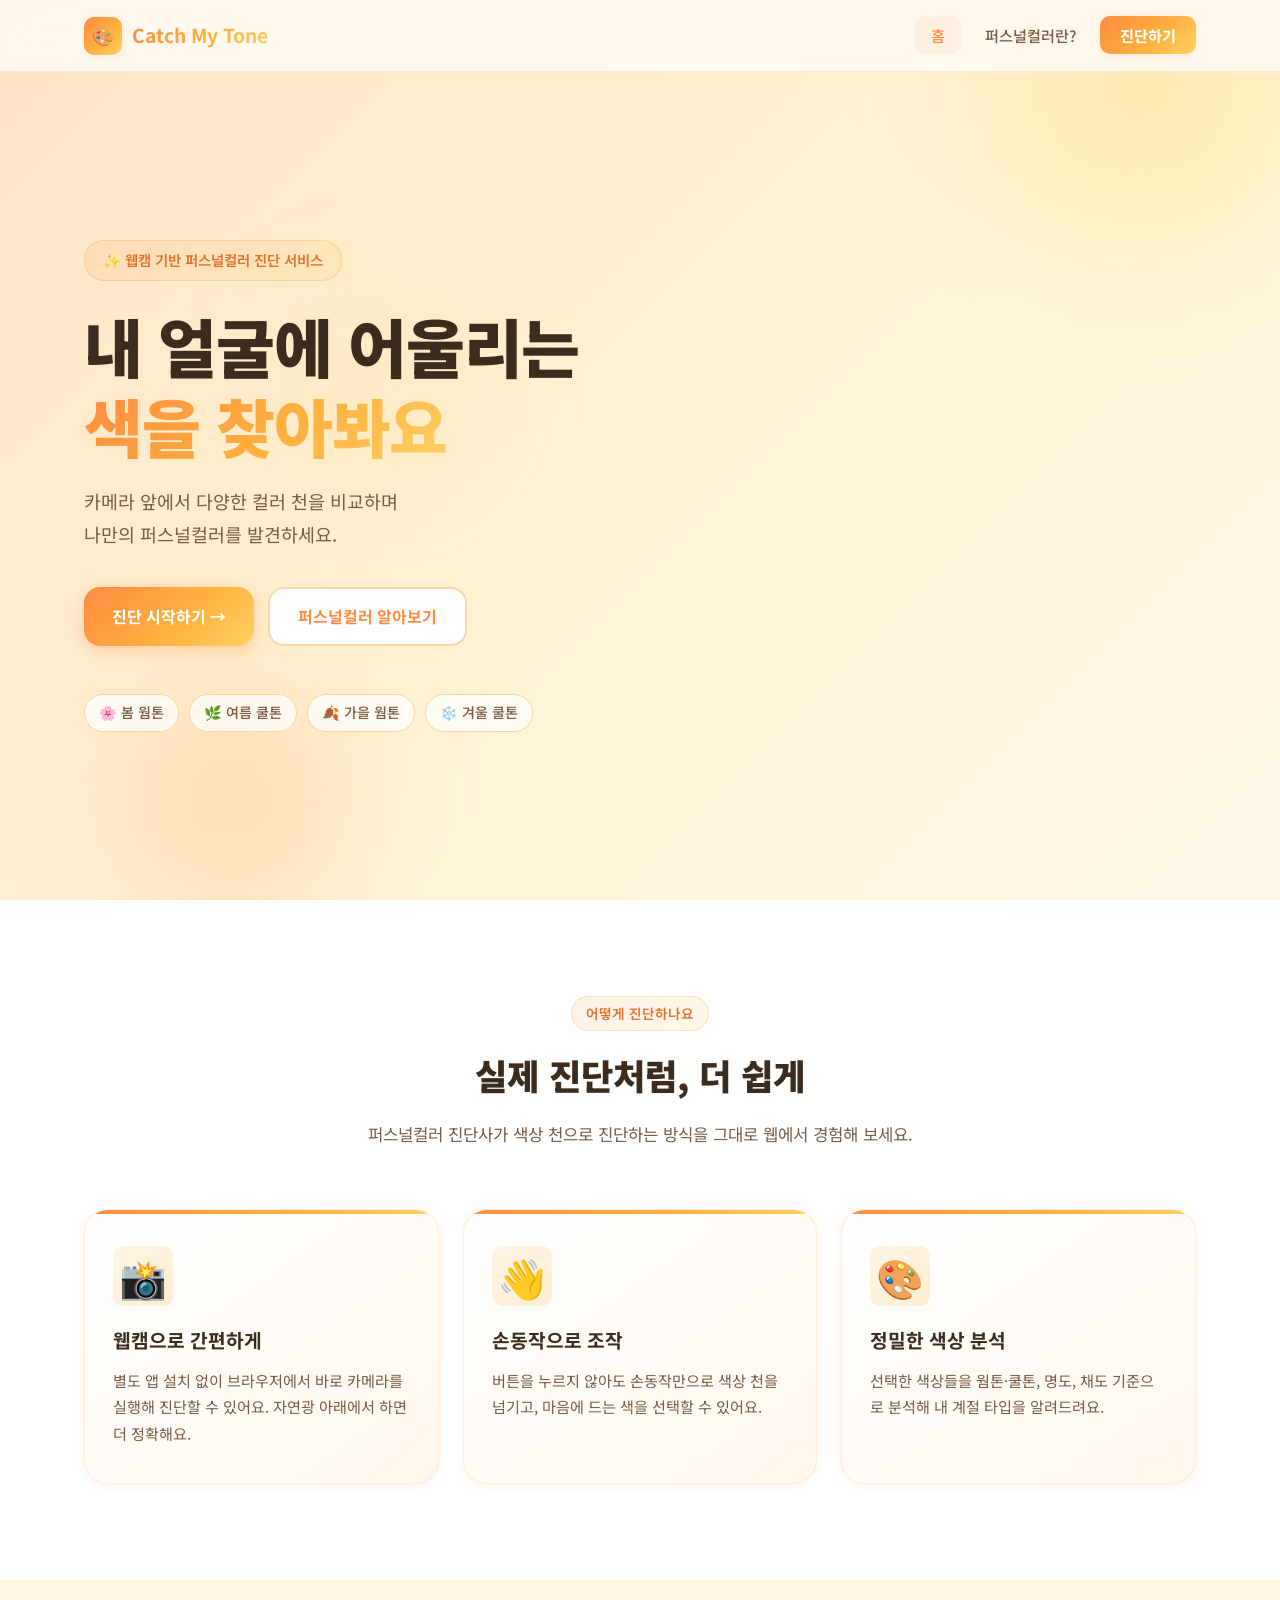
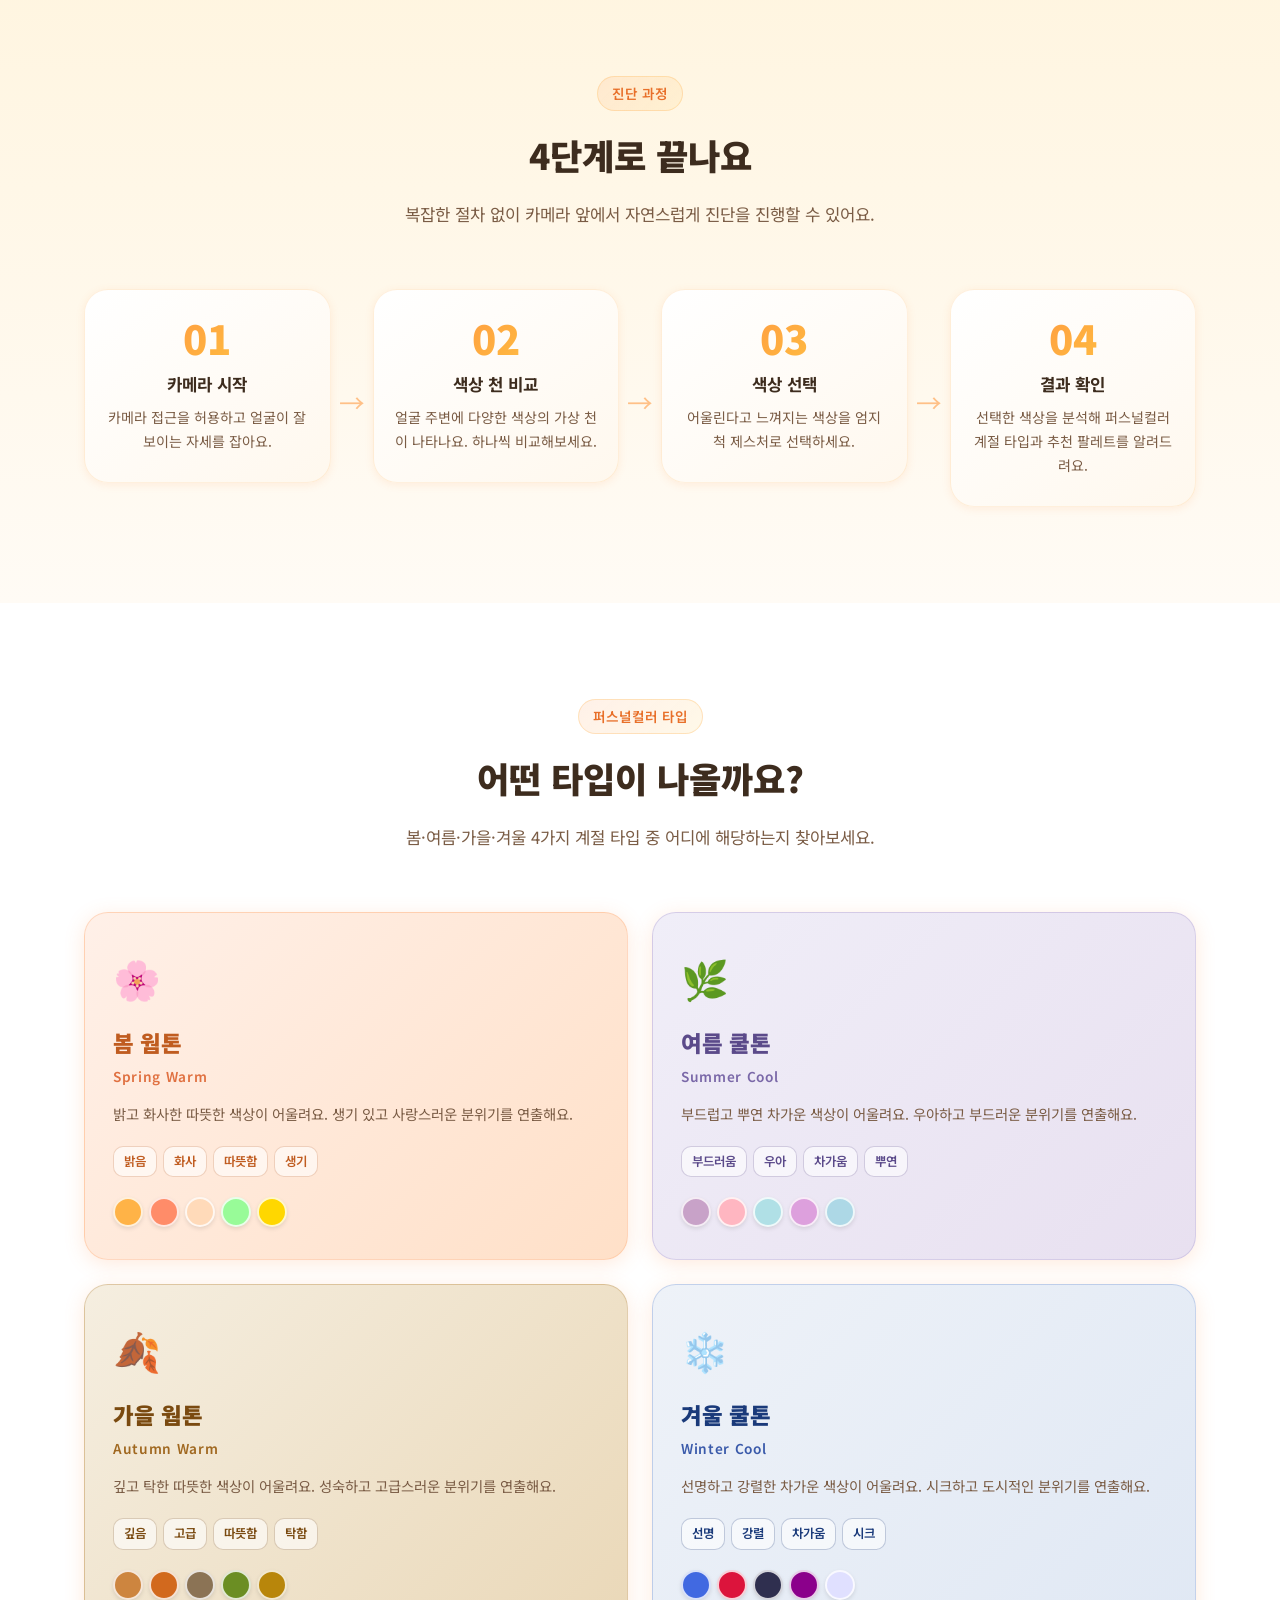
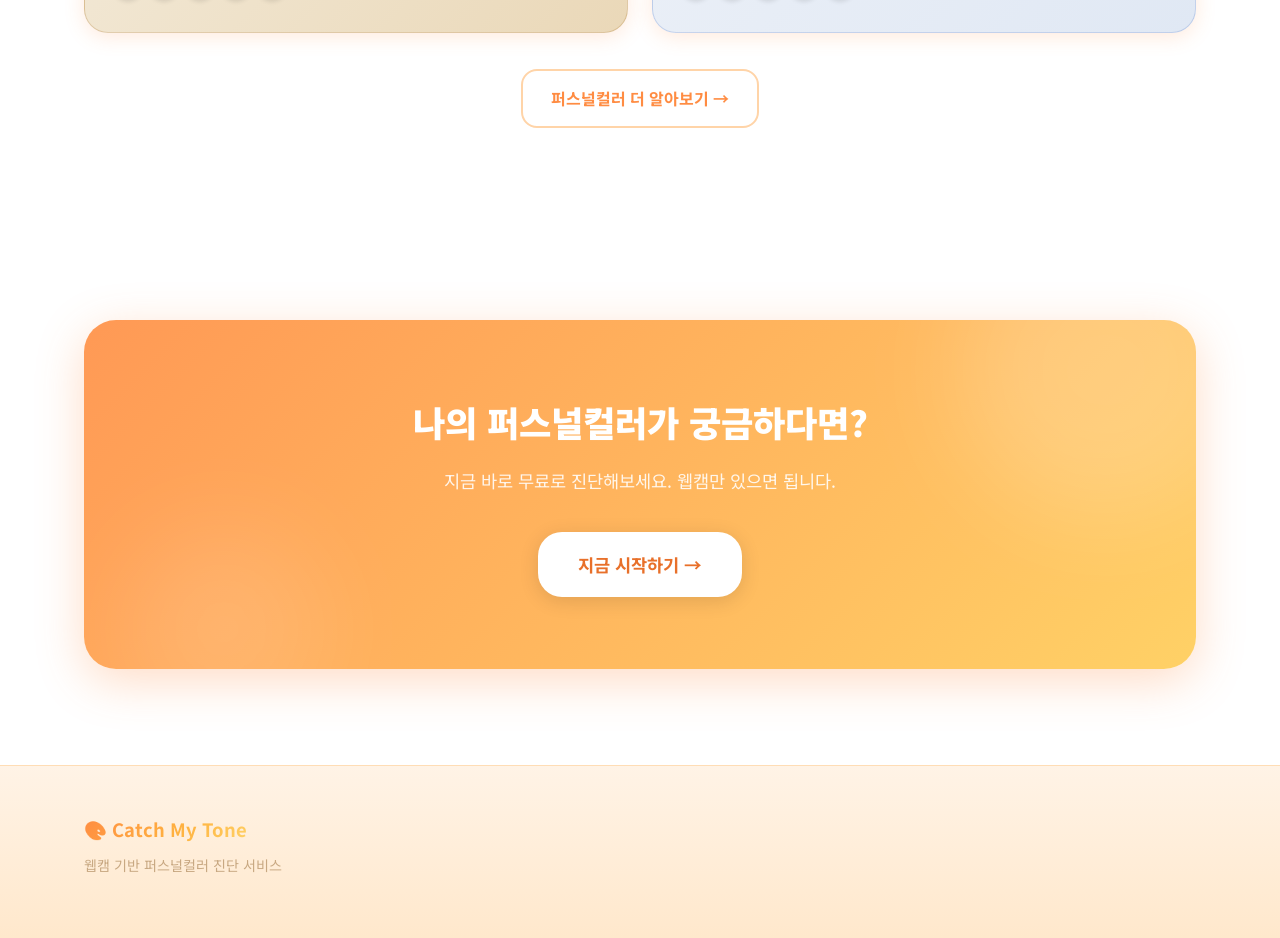
<file: App/index.html>
<!DOCTYPE html>
<html lang="ko">
<head>
  <meta charset="UTF-8">
  <meta name="viewport" content="width=device-width, initial-scale=1.0">
  <title>Catch My Tone — 나만의 퍼스널컬러 진단</title>
  <link rel="stylesheet" href="css/style.css">
  <link href="https://fonts.googleapis.com/css2?family=Noto+Sans+KR:wght@300;400;500;700;900&display=swap" rel="stylesheet">
</head>
<body>

  <!-- Navigation -->
  <nav class="navbar">
    <div class="container nav-container">
      <a href="index.html" class="logo">
        <div class="logo-icon">🎨</div>
        <span class="logo-text">Catch My Tone</span>
      </a>
      <ul class="nav-links" id="navLinks">
        <li><a href="index.html" class="nav-link active">홈</a></li>
        <li><a href="about.html" class="nav-link">퍼스널컬러란?</a></li>
        <li><a href="diagnosis.html" class="nav-link nav-btn">진단하기</a></li>
      </ul>
      <button class="nav-toggle" onclick="toggleNav()" aria-label="메뉴 열기">
        <span></span><span></span><span></span>
      </button>
    </div>
  </nav>

  <!-- Hero -->
  <section class="hero">
    <div class="hero-blob blob-1"></div>
    <div class="hero-blob blob-2"></div>
    <div class="hero-blob blob-3"></div>
    <div class="hero-content container">
      <div class="hero-badge animate-fade-in">✨ 웹캠 기반 퍼스널컬러 진단 서비스</div>
      <h1 class="hero-title animate-fade-in animate-delay-1">
        내 얼굴에 어울리는<br>
        <span class="gradient-text">색을 찾아봐요</span>
      </h1>
      <p class="hero-desc animate-fade-in animate-delay-2">
        카메라 앞에서 다양한 컬러 천을 비교하며<br>
        나만의 퍼스널컬러를 발견하세요.
      </p>
      <div class="hero-buttons animate-fade-in animate-delay-3">
        <a href="diagnosis.html" class="btn btn-primary">진단 시작하기 →</a>
        <a href="about.html" class="btn btn-secondary">퍼스널컬러 알아보기</a>
      </div>
      <div class="hero-tags animate-fade-in animate-delay-4">
        <span class="tag">🌸 봄 웜톤</span>
        <span class="tag">🌿 여름 쿨톤</span>
        <span class="tag">🍂 가을 웜톤</span>
        <span class="tag">❄️ 겨울 쿨톤</span>
      </div>
    </div>
  </section>

  <!-- Features -->
  <section class="section">
    <div class="container">
      <div class="section-header">
        <span class="section-tag">어떻게 진단하나요</span>
        <h2>실제 진단처럼, 더 쉽게</h2>
        <p>퍼스널컬러 진단사가 색상 천으로 진단하는 방식을 그대로 웹에서 경험해 보세요.</p>
      </div>
      <div class="features-grid">
        <div class="feature-card">
          <div class="feature-icon">📸</div>
          <h3>웹캠으로 간편하게</h3>
          <p>별도 앱 설치 없이 브라우저에서 바로 카메라를 실행해 진단할 수 있어요. 자연광 아래에서 하면 더 정확해요.</p>
        </div>
        <div class="feature-card">
          <div class="feature-icon">👋</div>
          <h3>손동작으로 조작</h3>
          <p>버튼을 누르지 않아도 손동작만으로 색상 천을 넘기고, 마음에 드는 색을 선택할 수 있어요.</p>
        </div>
        <div class="feature-card">
          <div class="feature-icon">🎨</div>
          <h3>정밀한 색상 분석</h3>
          <p>선택한 색상들을 웜톤·쿨톤, 명도, 채도 기준으로 분석해 내 계절 타입을 알려드려요.</p>
        </div>
      </div>
    </div>
  </section>

  <!-- How It Works -->
  <section class="section section-alt">
    <div class="container">
      <div class="section-header">
        <span class="section-tag">진단 과정</span>
        <h2>4단계로 끝나요</h2>
        <p>복잡한 절차 없이 카메라 앞에서 자연스럽게 진단을 진행할 수 있어요.</p>
      </div>
      <div class="steps">
        <div class="step">
          <div class="step-number">01</div>
          <h3>카메라 시작</h3>
          <p>카메라 접근을 허용하고 얼굴이 잘 보이는 자세를 잡아요.</p>
        </div>
        <div class="step-arrow">→</div>
        <div class="step">
          <div class="step-number">02</div>
          <h3>색상 천 비교</h3>
          <p>얼굴 주변에 다양한 색상의 가상 천이 나타나요. 하나씩 비교해보세요.</p>
        </div>
        <div class="step-arrow">→</div>
        <div class="step">
          <div class="step-number">03</div>
          <h3>색상 선택</h3>
          <p>어울린다고 느껴지는 색상을 엄지척 제스처로 선택하세요.</p>
        </div>
        <div class="step-arrow">→</div>
        <div class="step">
          <div class="step-number">04</div>
          <h3>결과 확인</h3>
          <p>선택한 색상을 분석해 퍼스널컬러 계절 타입과 추천 팔레트를 알려드려요.</p>
        </div>
      </div>
    </div>
  </section>

  <!-- Season Preview -->
  <section class="section">
    <div class="container">
      <div class="section-header">
        <span class="section-tag">퍼스널컬러 타입</span>
        <h2>어떤 타입이 나올까요?</h2>
        <p>봄·여름·가을·겨울 4가지 계절 타입 중 어디에 해당하는지 찾아보세요.</p>
      </div>
      <div class="seasons-grid">
        <div class="season-card spring">
          <div class="season-emoji">🌸</div>
          <div class="season-title">봄 웜톤</div>
          <div class="season-subtitle">Spring Warm</div>
          <p class="season-desc">밝고 화사한 따뜻한 색상이 어울려요. 생기 있고 사랑스러운 분위기를 연출해요.</p>
          <div class="season-keywords">
            <span class="keyword">밝음</span>
            <span class="keyword">화사</span>
            <span class="keyword">따뜻함</span>
            <span class="keyword">생기</span>
          </div>
          <div class="season-swatches">
            <div class="season-swatch" style="background:#FFB347;"></div>
            <div class="season-swatch" style="background:#FF8C69;"></div>
            <div class="season-swatch" style="background:#FFDAB9;"></div>
            <div class="season-swatch" style="background:#98FB98;"></div>
            <div class="season-swatch" style="background:#FFD700;"></div>
          </div>
        </div>
        <div class="season-card summer">
          <div class="season-emoji">🌿</div>
          <div class="season-title">여름 쿨톤</div>
          <div class="season-subtitle">Summer Cool</div>
          <p class="season-desc">부드럽고 뿌연 차가운 색상이 어울려요. 우아하고 부드러운 분위기를 연출해요.</p>
          <div class="season-keywords">
            <span class="keyword">부드러움</span>
            <span class="keyword">우아</span>
            <span class="keyword">차가움</span>
            <span class="keyword">뿌연</span>
          </div>
          <div class="season-swatches">
            <div class="season-swatch" style="background:#C8A2C8;"></div>
            <div class="season-swatch" style="background:#FFB6C1;"></div>
            <div class="season-swatch" style="background:#B0E0E6;"></div>
            <div class="season-swatch" style="background:#DDA0DD;"></div>
            <div class="season-swatch" style="background:#ADD8E6;"></div>
          </div>
        </div>
        <div class="season-card autumn">
          <div class="season-emoji">🍂</div>
          <div class="season-title">가을 웜톤</div>
          <div class="season-subtitle">Autumn Warm</div>
          <p class="season-desc">깊고 탁한 따뜻한 색상이 어울려요. 성숙하고 고급스러운 분위기를 연출해요.</p>
          <div class="season-keywords">
            <span class="keyword">깊음</span>
            <span class="keyword">고급</span>
            <span class="keyword">따뜻함</span>
            <span class="keyword">탁함</span>
          </div>
          <div class="season-swatches">
            <div class="season-swatch" style="background:#CD853F;"></div>
            <div class="season-swatch" style="background:#D2691E;"></div>
            <div class="season-swatch" style="background:#8B7355;"></div>
            <div class="season-swatch" style="background:#6B8E23;"></div>
            <div class="season-swatch" style="background:#B8860B;"></div>
          </div>
        </div>
        <div class="season-card winter">
          <div class="season-emoji">❄️</div>
          <div class="season-title">겨울 쿨톤</div>
          <div class="season-subtitle">Winter Cool</div>
          <p class="season-desc">선명하고 강렬한 차가운 색상이 어울려요. 시크하고 도시적인 분위기를 연출해요.</p>
          <div class="season-keywords">
            <span class="keyword">선명</span>
            <span class="keyword">강렬</span>
            <span class="keyword">차가움</span>
            <span class="keyword">시크</span>
          </div>
          <div class="season-swatches">
            <div class="season-swatch" style="background:#4169E1;"></div>
            <div class="season-swatch" style="background:#DC143C;"></div>
            <div class="season-swatch" style="background:#2F2F4F;"></div>
            <div class="season-swatch" style="background:#8B008B;"></div>
            <div class="season-swatch" style="background:#E0E0FF;"></div>
          </div>
        </div>
      </div>
      <div style="text-align:center; margin-top:36px;">
        <a href="about.html" class="btn btn-secondary">퍼스널컬러 더 알아보기 →</a>
      </div>
    </div>
  </section>

  <!-- CTA -->
  <section class="section cta-section">
    <div class="container">
      <div class="cta-card">
        <div class="cta-blob cta-blob-1"></div>
        <div class="cta-blob cta-blob-2"></div>
        <h2>나의 퍼스널컬러가 궁금하다면?</h2>
        <p>지금 바로 무료로 진단해보세요. 웹캠만 있으면 됩니다.</p>
        <a href="diagnosis.html" class="btn btn-primary btn-large">지금 시작하기 →</a>
      </div>
    </div>
  </section>

  <!-- Footer -->
  <footer class="footer">
    <div class="container">
      <div class="footer-content">
        <div class="footer-brand">
          <span class="logo-text">🎨 Catch My Tone</span>
          <p>웹캠 기반 퍼스널컬러 진단 서비스</p>
        </div>
      </div>
    </div>
  </footer>

  <script src="js/main.js"></script>
</body>
</html>
</file>
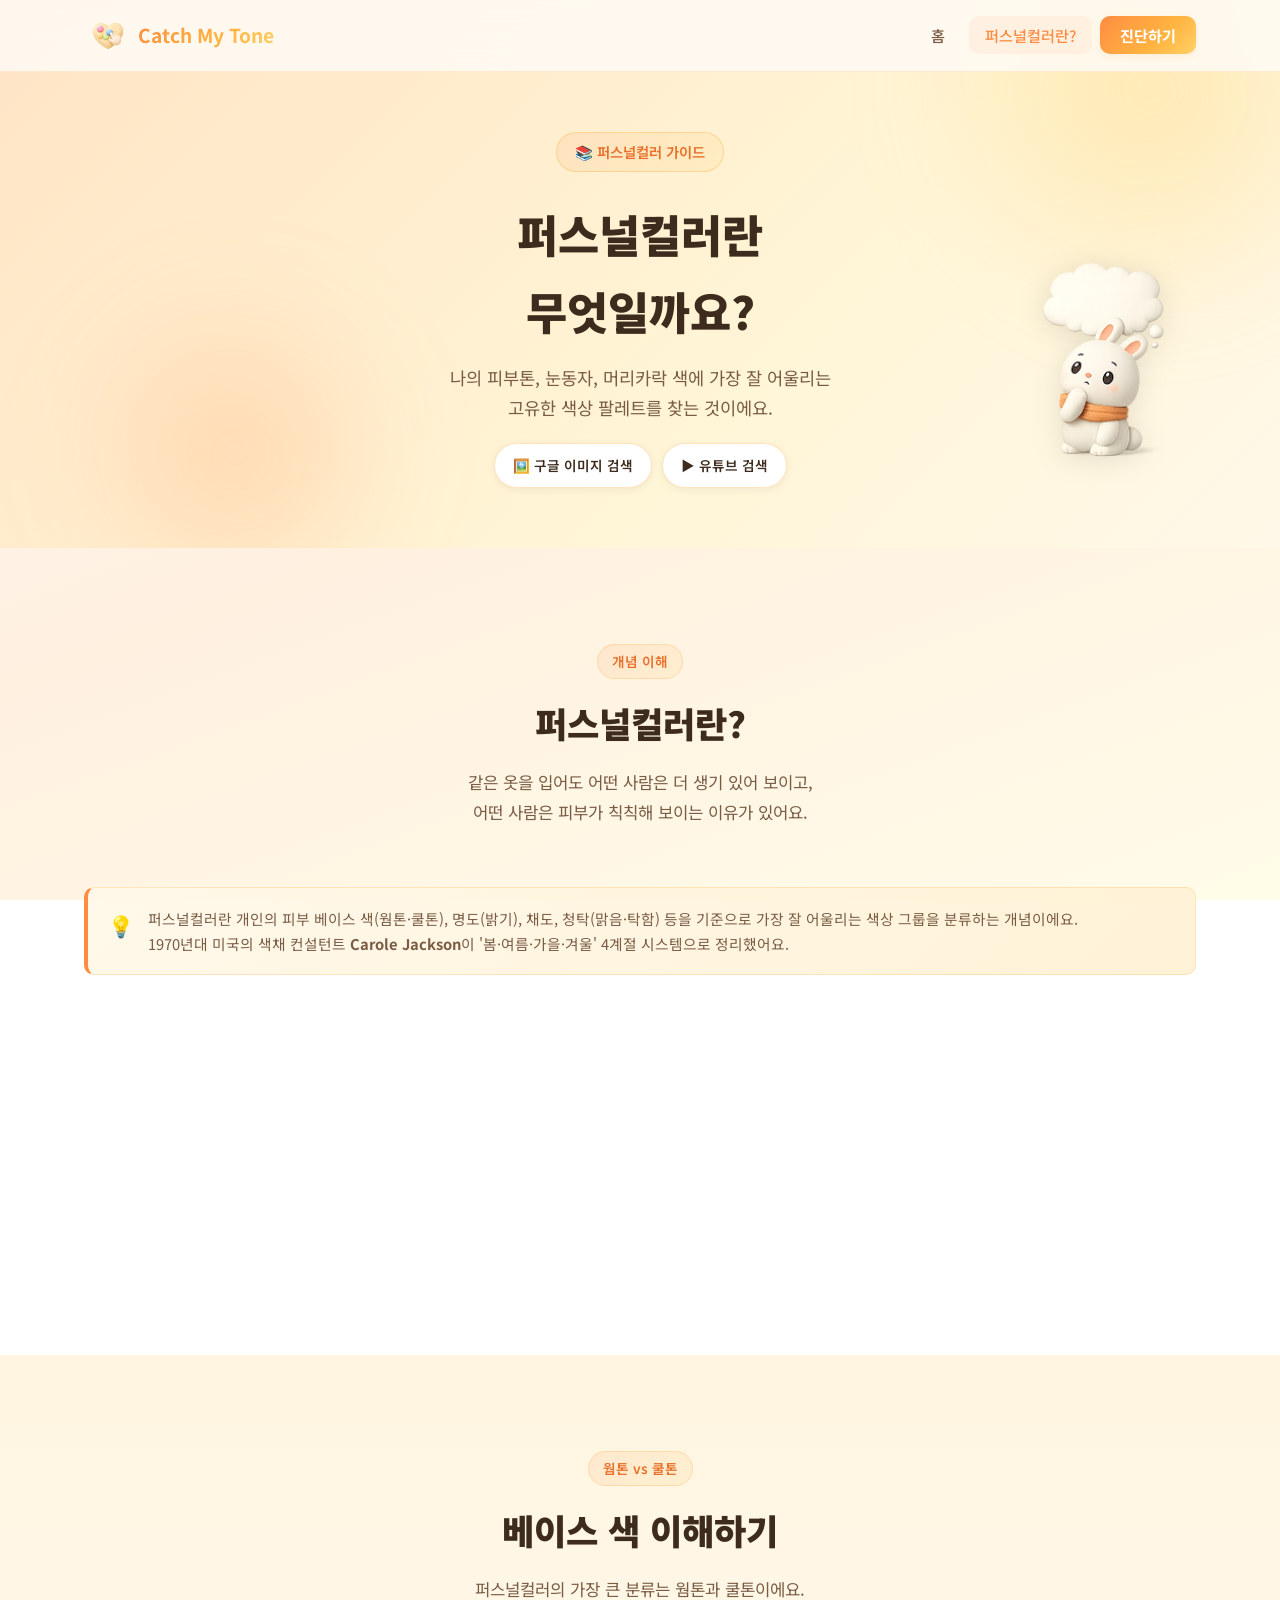
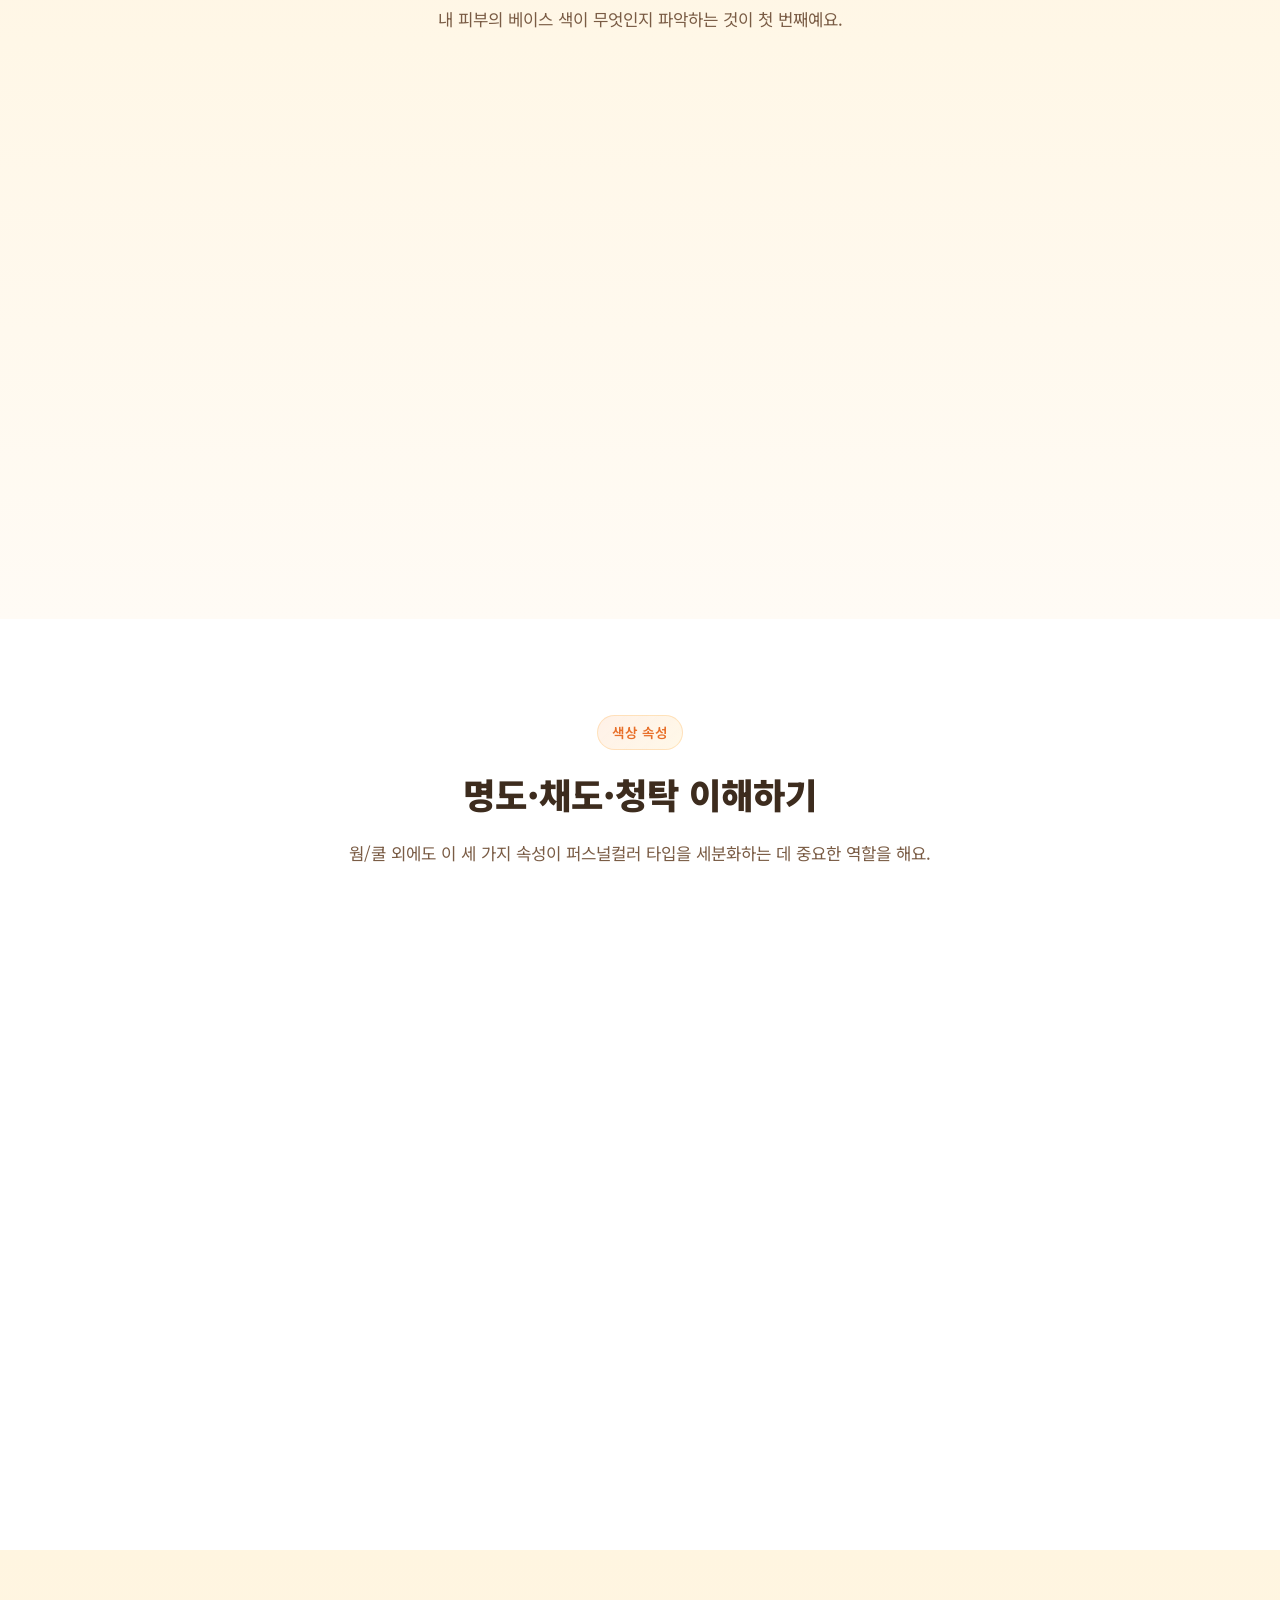
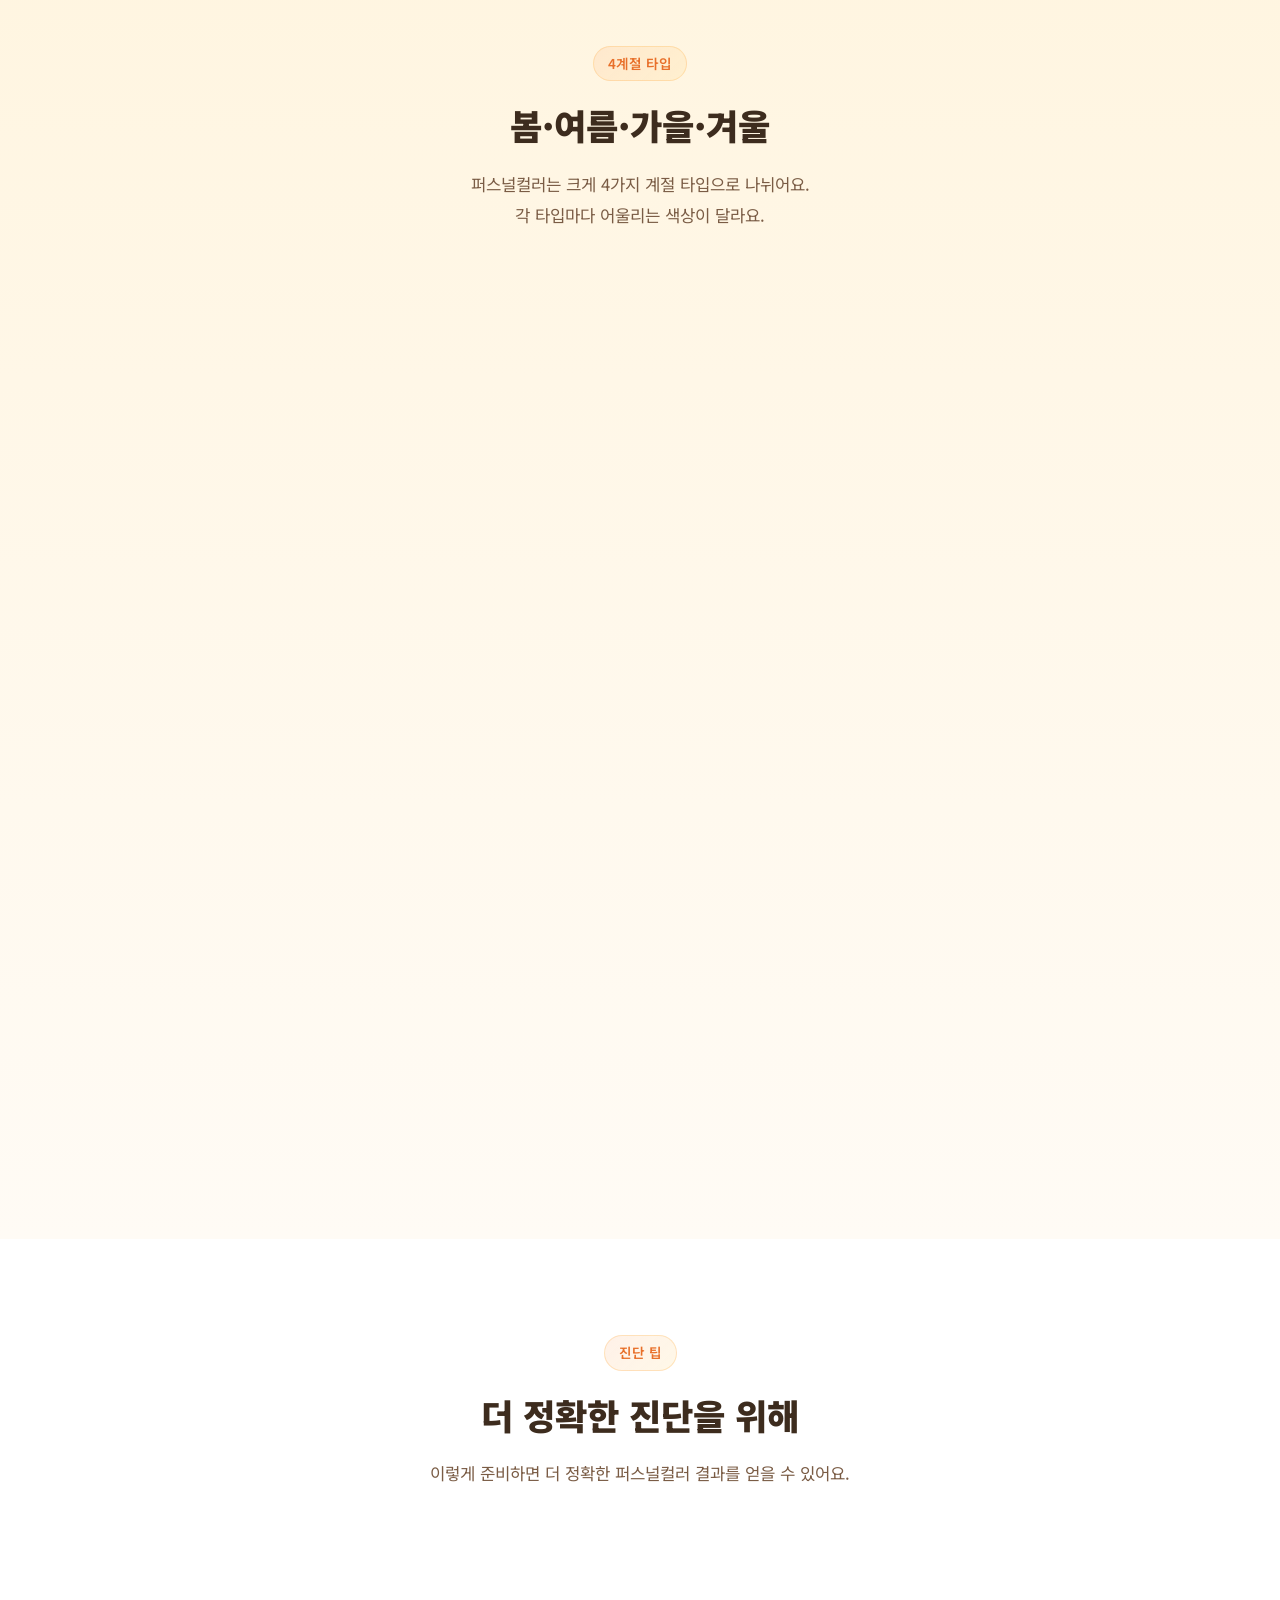
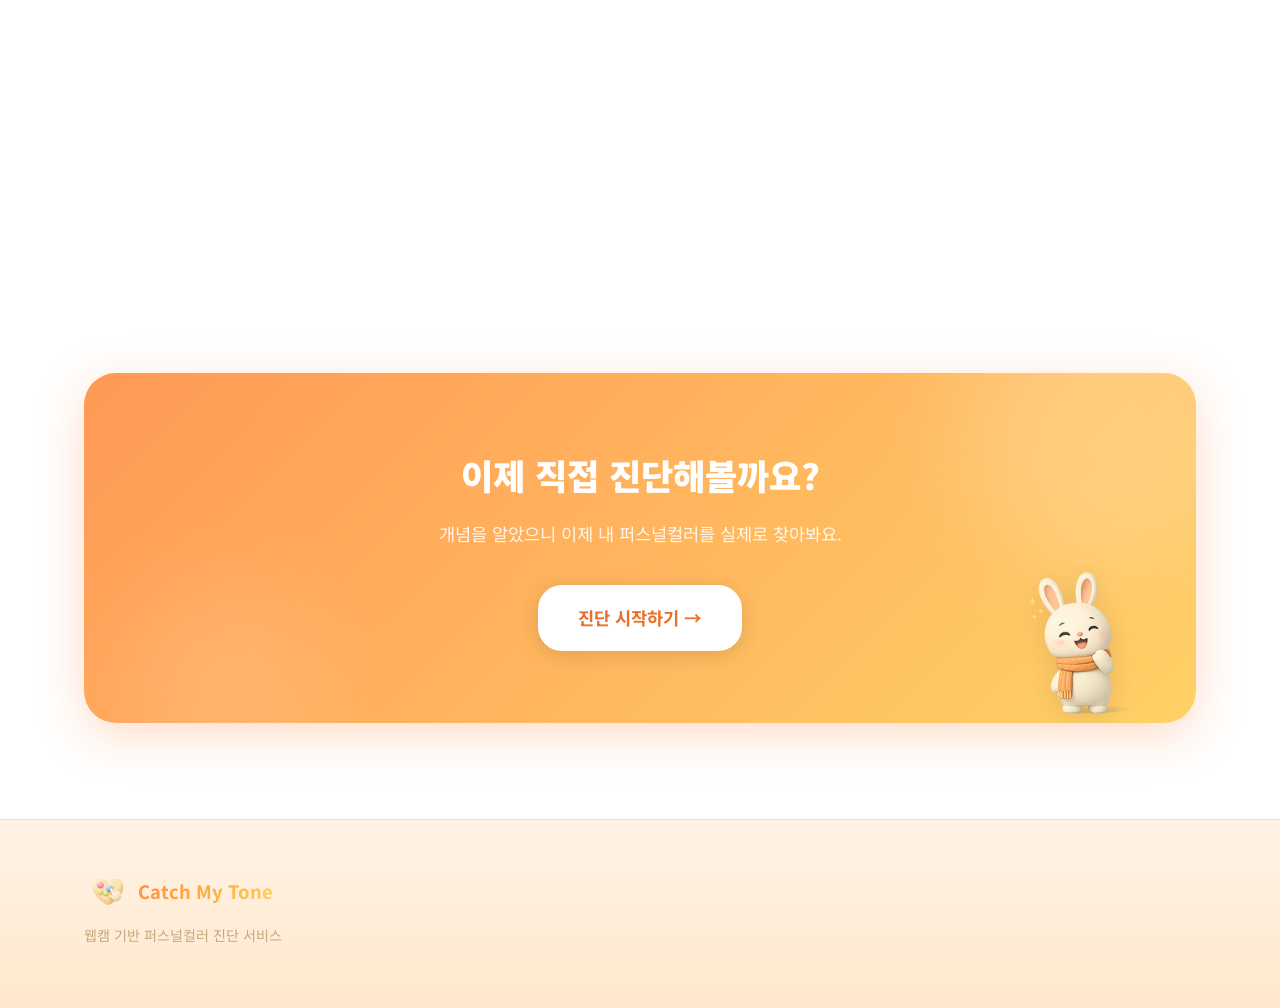
<file: about.html>
<!DOCTYPE html>
<html lang="ko">
<head>
  <meta charset="UTF-8">
  <meta name="viewport" content="width=device-width, initial-scale=1.0">
  <title>퍼스널컬러란? — Catch My Tone</title>
  <link rel="icon" type="image/png" href="images/catch_my_tone_logo.png">
  <link rel="apple-touch-icon" href="images/catch_my_tone_logo.png">
  <link rel="stylesheet" href="css/style.css">
  <link href="https://fonts.googleapis.com/css2?family=Noto+Sans+KR:wght@300;400;500;700;900&display=swap" rel="stylesheet">
</head>
<body>

  <!-- Navigation -->
  <nav class="navbar">
    <div class="container nav-container">
      <a href="index.html" class="logo">
        <img class="logo-icon" src="images/catch_my_tone_logo.png" alt="Catch My Tone">
        <span class="logo-text">Catch My Tone</span>
      </a>
      <ul class="nav-links" id="navLinks">
        <li><a href="index.html" class="nav-link">홈</a></li>
        <li><a href="about.html" class="nav-link active">퍼스널컬러란?</a></li>
        <li><a href="diagnosis.html" class="nav-link nav-btn">진단하기</a></li>
      </ul>
      <button class="nav-toggle" onclick="toggleNav()" aria-label="메뉴 열기">
        <span></span><span></span><span></span>
      </button>
    </div>
  </nav>

  <!-- Page Hero -->
  <section class="page-hero">
    <div class="hero-blob blob-1"></div>
    <div class="hero-blob blob-2"></div>
    <div class="container">
      <div class="hero-badge">📚 퍼스널컬러 가이드</div>
      <h1>퍼스널컬러란<br>무엇일까요?</h1>
      <p>나의 피부톤, 눈동자, 머리카락 색에 가장 잘 어울리는<br>고유한 색상 팔레트를 찾는 것이에요.</p>
      <div style="display:flex; gap:10px; justify-content:center; flex-wrap:wrap; margin-top:20px;">
        <a href="https://www.google.com/search?q=personal+color&sca_esv=88a6b616b8dc7187&udm=2&biw=1536&bih=695&sxsrf=ANbL-n6viMAZSCAVUnBYk4T72OC8HLM2tA%3A1780622180271&ei=ZCMiatScEPLj2roPuoDq8Qs&ved=0ahUKEwjU3qLE9u6UAxXysVYBHTqAOr4Q4dUDCBE&uact=5&oq=personal+color&gs_lp=Egtnd3Mtd2l6LWltZyIOcGVyc29uYWwgY29sb3IyBxAjGMkCGCcyBxAjGMkCGCdIugRQkQRYkQRwAXgAkAEAmAEAoAEAqgEAuAEDyAEA-AEBmAIBoAICmAMAiAYBkgcBMaAHALIHALgHAMIHAzAuMcgHAoAIAQ&sclient=gws-wiz-img" target="_blank" rel="noopener" style="display:inline-flex; align-items:center; gap:6px; padding:10px 18px; background:white; border:1.5px solid rgba(255,179,71,0.35); border-radius:50px; font-size:0.85rem; font-weight:600; color:var(--text-dark); text-decoration:none; box-shadow:0 2px 8px rgba(0,0,0,0.06); transition:all 0.2s;">
          🖼️ 구글 이미지 검색
        </a>
        <a href="https://www.youtube.com/results?search_query=%ED%8D%BC%EC%8A%A4%EB%84%90%EC%BB%AC%EB%9F%AC+%EC%A7%84%EB%8B%A8" target="_blank" rel="noopener" style="display:inline-flex; align-items:center; gap:6px; padding:10px 18px; background:white; border:1.5px solid rgba(255,179,71,0.35); border-radius:50px; font-size:0.85rem; font-weight:600; color:var(--text-dark); text-decoration:none; box-shadow:0 2px 8px rgba(0,0,0,0.06); transition:all 0.2s;">
          ▶️ 유튜브 검색
        </a>
      </div>
      <img src="images/bunny/고민토끼.png" alt="" class="bunny-img bunny-hero">
    </div>
  </section>

  <!-- What is Personal Color -->
  <section class="section">
    <div class="container">
      <div class="section-header">
        <span class="section-tag">개념 이해</span>
        <h2>퍼스널컬러란?</h2>
        <p>같은 옷을 입어도 어떤 사람은 더 생기 있어 보이고,<br/>어떤 사람은 피부가 칙칙해 보이는 이유가 있어요.</p>
      </div>
      <div class="info-box">
        <div class="info-box-icon">💡</div>
        <p>
          퍼스널컬러란 개인의 피부 베이스 색(웜톤·쿨톤), 명도(밝기), 채도, 청탁(맑음·탁함) 등을 기준으로
          가장 잘 어울리는 색상 그룹을 분류하는 개념이에요.<br/>1970년대 미국의 색채 컨설턴트
          <strong>Carole Jackson</strong>이 '봄·여름·가을·겨울' 4계절 시스템으로 정리했어요.
        </p>
      </div>
      <div class="features-grid" style="margin-top:36px;">
        <div class="feature-card">
          <div class="feature-icon">✨</div>
          <h3>피부가 환해 보여요</h3>
          <p>맞는 색상을 입으면 피부의 결점이 커버되고<br/>생기 있어 보여요.</p>
        </div>
        <div class="feature-card">
          <div class="feature-icon">👗</div>
          <h3>옷 선택이 쉬워져요</h3>
          <p>나에게 맞는 색상 팔레트를 알면<br/>쇼핑과 코디가 훨씬 간편해져요.</p>
        </div>
        <div class="feature-card">
          <div class="feature-icon">💄</div>
          <h3>메이크업이 잘 받아요</h3>
          <p>립, 블러셔 컬러를 퍼스널컬러에 맞게<br/>고르면 훨씬 자연스럽게 어울려요.</p>
        </div>
      </div>
    </div>
  </section>

  <!-- Warm vs Cool -->
  <section class="section section-alt">
    <div class="container">
      <div class="section-header">
        <span class="section-tag">웜톤 vs 쿨톤</span>
        <h2>베이스 색 이해하기</h2>
        <p>퍼스널컬러의 가장 큰 분류는 웜톤과 쿨톤이에요.<br/>내 피부의 베이스 색이 무엇인지 파악하는 것이 첫 번째예요.</p>
      </div>
      <div class="tone-compare">
        <div class="tone-card warm">
          <span class="tone-label">🌅 WARM TONE</span>
          <h3>웜톤 (Warm Tone)</h3>
          <p>피부 베이스에 노란기, 빨간기가 도는 따뜻한 느낌의 색조예요.<br/>황금빛, 복숭아빛 색상이 잘 어울려요.</p>
          <div class="tone-swatches">
            <div class="swatch" style="background:#FFB347;" title="복숭아"></div>
            <div class="swatch" style="background:#DAA520;" title="골드"></div>
            <div class="swatch" style="background:#CD853F;" title="브라운"></div>
            <div class="swatch" style="background:#E07040;" title="코랄"></div>
            <div class="swatch" style="background:#F0E060;" title="옐로우"></div>
            <div class="swatch" style="background:#8B4513;" title="다크 브라운"></div>
          </div>
          <ul class="tone-list">
            <li>손목 안쪽 혈관이 초록빛</li>
            <li>금 액세서리가 더 잘 어울림</li>
            <li>하얀 옷보다 아이보리가 더 예뻐 보임</li>
            <li>피부에 노란기나 황금빛이 돎</li>
          </ul>
        </div>
        <div class="tone-card cool">
          <span class="tone-label">❄️ COOL TONE</span>
          <h3>쿨톤 (Cool Tone)</h3>
          <p>피부 베이스에 파란기, 핑크기가 도는 차가운 느낌의 색조예요.<br/>은빛, 장미빛 색상이 잘 어울려요.</p>
          <div class="tone-swatches">
            <div class="swatch" style="background:#C8A2C8;" title="라벤더"></div>
            <div class="swatch" style="background:#ADD8E6;" title="베이비 블루"></div>
            <div class="swatch" style="background:#FFB6C1;" title="베이비 핑크"></div>
            <div class="swatch" style="background:#4169E1;" title="로얄 블루"></div>
            <div class="swatch" style="background:#DC143C;" title="크림슨"></div>
            <div class="swatch" style="background:#C0C0C0;" title="실버"></div>
          </div>
          <ul class="tone-list">
            <li>손목 안쪽 혈관이 파랗거나 보랏빛</li>
            <li>은 액세서리가 더 잘 어울림</li>
            <li>아이보리보다 순백색이 더 예뻐 보임</li>
            <li>피부에 핑크기나 푸른기가 돎</li>
          </ul>
        </div>
      </div>
    </div>
  </section>

  <!-- Brightness & Saturation -->
  <section class="section">
    <div class="container">
      <div class="section-header">
        <span class="section-tag">색상 속성</span>
        <h2>명도·채도·청탁 이해하기</h2>
        <p>웜/쿨 외에도 이 세 가지 속성이 퍼스널컬러 타입을 세분화하는 데 중요한 역할을 해요.</p>
      </div>
      <div class="concept-grid">
        <div class="concept-card">
          <h3>💡 명도 (Brightness)</h3>
          <p>색의 밝고 어두운 정도예요. 밝은 색에 어울리는지,<br/>어두운 색에 어울리는지로 라이트/다크 타입을 구분해요.</p>
          <div class="scale-bar brightness-scale"></div>
          <div class="scale-labels"><span>어두운 색</span><span>중간</span><span>밝은 색</span></div>
        </div>
        <div class="concept-card">
          <h3>🎨 채도 (Saturation)</h3>
          <p>색의 선명하고 탁한 정도예요. 선명한 색이 잘 받는 사람은 브라이트,<br/>차분한 색이 어울리는 사람은 뮤트 타입이에요.</p>
          <div class="scale-bar saturation-scale"></div>
          <div class="scale-labels"><span>탁한 색</span><span>중간</span><span>선명한 색</span></div>
        </div>
        <div class="concept-card">
          <h3>💎 청탁 (Clarity)</h3>
          <p>색의 맑고 탁한 느낌이에요. 맑고 깨끗한 색이 어울리면 브라이트/라이트,<br/>자연스럽게 가라앉은 색이 어울리면 뮤트/다크 타입이에요.</p>
          <div class="scale-bar clarity-scale"></div>
          <div class="scale-labels"><span>탁한 색</span><span></span><span>맑은 색</span></div>
        </div>
        <div class="concept-card">
          <h3>🔄 계절 세부 타입</h3>
          <p>웜/쿨과 명도·채도를 조합하면 각 계절별로 세부 타입이 나뉘어요.</p>
          <ul class="tone-list" style="margin-top:8px;">
            <li><strong>라이트 (Light)</strong> — 밝고 연한 색</li>
            <li><strong>브라이트 (Bright)</strong> — 맑고 선명한 색</li>
            <li><strong>뮤트 (Mute)</strong> — 차분하고 탁한 색</li>
            <li><strong>다크 (Dark)</strong> — 깊고 어두운 색</li>
          </ul>
        </div>
      </div>
    </div>
  </section>

  <!-- 4 Seasons -->
  <section class="section section-alt">
    <div class="container">
      <div class="section-header">
        <span class="section-tag">4계절 타입</span>
        <h2>봄·여름·가을·겨울</h2>
        <p>퍼스널컬러는 크게 4가지 계절 타입으로 나뉘어요.<br/>각 타입마다 어울리는 색상이 달라요.</p>
      </div>
      <div class="seasons-grid">
        <a href="spring.html" class="season-card spring">
          <div class="season-emoji">🌸</div>
          <div class="season-title">봄 웜톤</div>
          <div class="season-subtitle">Spring Warm · 밝고 화사한</div>
          <p class="season-desc">
            따뜻하고 밝은 빛을 머금은 생기 있는 색상이 어울려요.<br/>
            복숭아, 산호, 라임 그린처럼 가볍고 화사한 색상이 피부를 빛나게 해줘요.
          </p>
          <div class="season-keywords">
            <span class="keyword">밝음</span><span class="keyword">화사</span>
            <span class="keyword">따뜻함</span><span class="keyword">생기</span><span class="keyword">봄꽃</span>
          </div>
          <div class="season-swatches">
            <div class="season-swatch" style="background:#FFB347;"></div>
            <div class="season-swatch" style="background:#FF8C69;"></div>
            <div class="season-swatch" style="background:#FFDAB9;"></div>
            <div class="season-swatch" style="background:#98FB98;"></div>
            <div class="season-swatch" style="background:#FFD700;"></div>
            <div class="season-swatch" style="background:#FF69B4;"></div>
          </div>
          <span class="season-cta">3가지 세부 타입 보기 →</span>
        </a>
        <a href="summer.html" class="season-card summer">
          <div class="season-emoji">🌿</div>
          <div class="season-title">여름 쿨톤</div>
          <div class="season-subtitle">Summer Cool · 부드럽고 우아한</div>
          <p class="season-desc">
            시원하고 뿌연 듯 부드러운 색상이 어울려요.
            라벤더, 파우더 블루, 로즈 핑크처럼 안개 낀 듯 은은한 색상이 피부를 은은하게 빛나게 해줘요.
          </p>
          <div class="season-keywords">
            <span class="keyword">부드러움</span><span class="keyword">우아</span>
            <span class="keyword">차가움</span><span class="keyword">뿌연</span><span class="keyword">안개</span>
          </div>
          <div class="season-swatches">
            <div class="season-swatch" style="background:#C8A2C8;"></div>
            <div class="season-swatch" style="background:#FFB6C1;"></div>
            <div class="season-swatch" style="background:#B0E0E6;"></div>
            <div class="season-swatch" style="background:#DDA0DD;"></div>
            <div class="season-swatch" style="background:#ADD8E6;"></div>
            <div class="season-swatch" style="background:#D8BFD8;"></div>
          </div>
          <span class="season-cta">3가지 세부 타입 보기 →</span>
        </a>
        <a href="autumn.html" class="season-card autumn">
          <div class="season-emoji">🍂</div>
          <div class="season-title">가을 웜톤</div>
          <div class="season-subtitle">Autumn Warm · 깊고 고급스러운</div>
          <p class="season-desc">
            깊고 풍부한 어스 톤 색상이 어울려요.
            버건디, 올리브, 머스타드처럼<br/>깊이 있는 자연스러운 색상이 성숙하고 고급스러운 분위기를 연출해줘요.
          </p>
          <div class="season-keywords">
            <span class="keyword">깊음</span><span class="keyword">고급</span>
            <span class="keyword">따뜻함</span><span class="keyword">탁함</span><span class="keyword">어스톤</span>
          </div>
          <div class="season-swatches">
            <div class="season-swatch" style="background:#CD853F;"></div>
            <div class="season-swatch" style="background:#D2691E;"></div>
            <div class="season-swatch" style="background:#8B7355;"></div>
            <div class="season-swatch" style="background:#6B8E23;"></div>
            <div class="season-swatch" style="background:#B8860B;"></div>
            <div class="season-swatch" style="background:#800020;"></div>
          </div>
          <span class="season-cta">3가지 세부 타입 보기 →</span>
        </a>
        <a href="winter.html" class="season-card winter">
          <div class="season-emoji">❄️</div>
          <div class="season-title">겨울 쿨톤</div>
          <div class="season-subtitle">Winter Cool · 선명하고 시크한</div>
          <p class="season-desc">
            강렬하고 선명한 색상이 어울려요.
            퓨어 화이트, 블랙, 와인, 코발트 블루처럼<br/>뚜렷한 대비의 색상이 도시적이고 세련된 분위기를 연출해줘요.
          </p>
          <div class="season-keywords">
            <span class="keyword">선명</span><span class="keyword">강렬</span>
            <span class="keyword">차가움</span><span class="keyword">시크</span><span class="keyword">대비</span>
          </div>
          <div class="season-swatches">
            <div class="season-swatch" style="background:#4169E1;"></div>
            <div class="season-swatch" style="background:#DC143C;"></div>
            <div class="season-swatch" style="background:#1C1C2E;"></div>
            <div class="season-swatch" style="background:#8B008B;"></div>
            <div class="season-swatch" style="background:#E8E8F0;"></div>
            <div class="season-swatch" style="background:#00CED1;"></div>
          </div>
          <span class="season-cta">3가지 세부 타입 보기 →</span>
        </a>
      </div>
    </div>
  </section>

  <!-- Diagnosis Tips -->
  <section class="section">
    <div class="container">
      <div class="section-header">
        <span class="section-tag">진단 팁</span>
        <h2>더 정확한 진단을 위해</h2>
        <p>이렇게 준비하면 더 정확한 퍼스널컬러 결과를 얻을 수 있어요.</p>
      </div>
      <div class="concept-grid" style="grid-template-columns: repeat(3, 1fr);">
        <div class="concept-card">
          <h3>💡 조명 환경</h3>
          <p>자연광(낮 햇빛)이 가장 이상적이에요. 형광등은 피부색을 왜곡할 수 있고,
            <br/>백열등은 노란빛이 너무 강해요. 창가에서 진단해보세요.</p>
        </div>
        <div class="concept-card">
          <h3>🧴 민낯으로</h3>
          <p>메이크업을 한 상태에서는 정확한 진단이 어려워요.<br/>
            파운데이션, 컨실러, 립 메이크업을 지운 뒤 진단하세요.</p>
        </div>
        <div class="concept-card">
          <h3>👕 흰 옷 또는 흰 배경</h3>
          <p>옷 색깔이 얼굴 피부에 영향을 줄 수 있어요. 흰 상의를 입거나<br/>
            흰 종이를 목 주변에 대고 진단하면 더 정확해요.</p>
        </div>
      </div>
    </div>
  </section>

  <!-- CTA -->
  <section class="section cta-section">
    <div class="container">
      <div class="cta-card">
        <div class="cta-blob cta-blob-1"></div>
        <div class="cta-blob cta-blob-2"></div>
        <h2>이제 직접 진단해볼까요?</h2>
        <p>개념을 알았으니 이제 내 퍼스널컬러를 실제로 찾아봐요.</p>
        <a href="diagnosis.html" class="btn btn-primary btn-large">진단 시작하기 →</a>
        <img src="images/bunny/눈웃음토끼.png" alt="" class="bunny-img bunny-cta">
      </div>
    </div>
  </section>

  <!-- Footer -->
  <footer class="footer">
    <div class="container">
      <div class="footer-content">
        <div class="footer-brand">
          <div class="logo" style="margin-bottom:8px;">
            <img class="logo-icon" src="images/catch_my_tone_logo.png" alt="">
            <span class="logo-text">Catch My Tone</span>
          </div>
          <p>웹캠 기반 퍼스널컬러 진단 서비스</p>
        </div>
      </div>
    </div>
  </footer>

  <script src="js/main.js"></script>
</body>
</html>
</file>
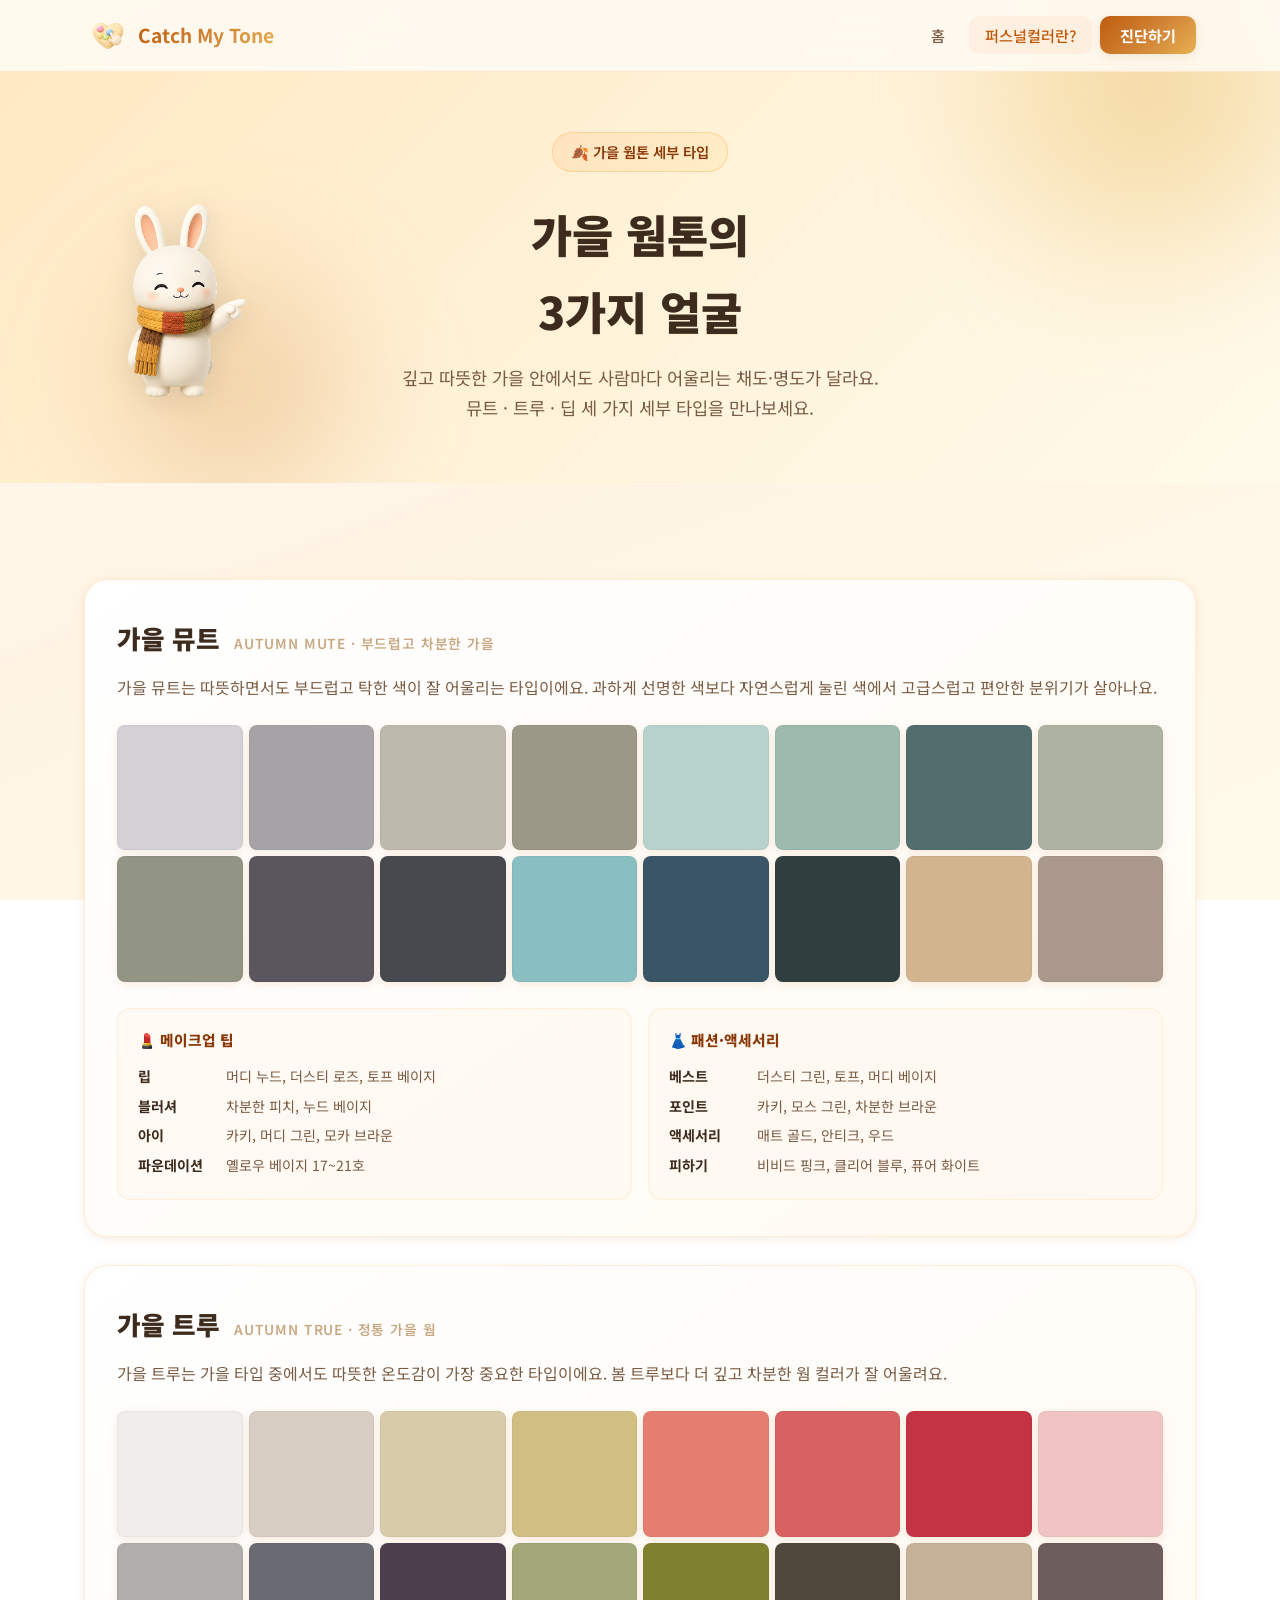
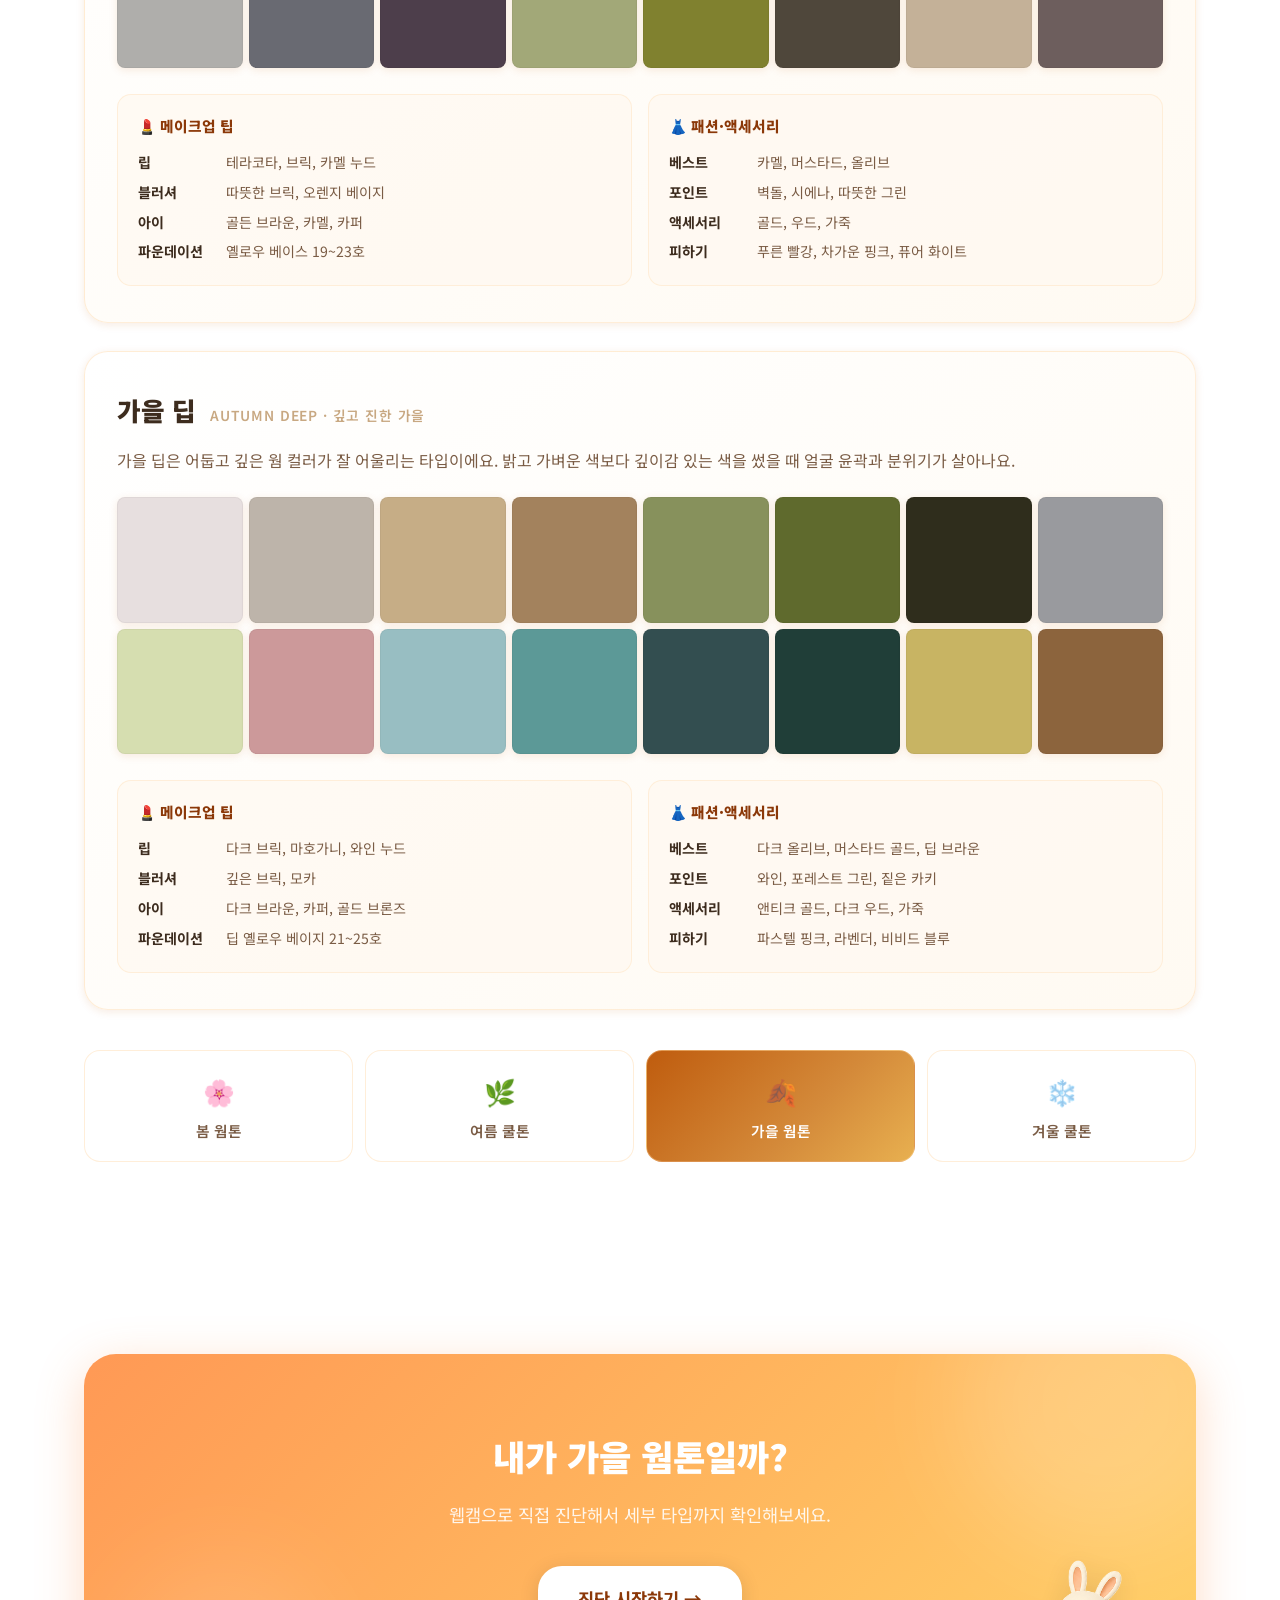
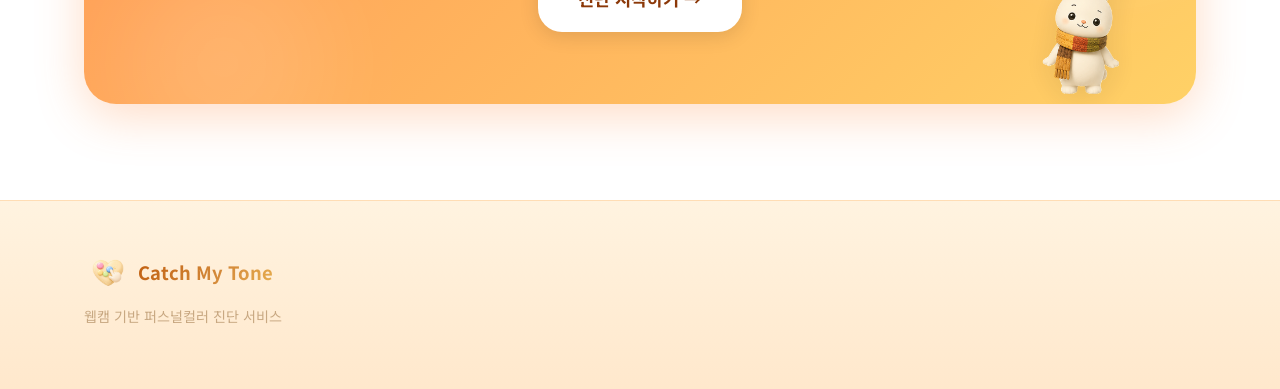
<file: autumn.html>
<!DOCTYPE html>
<html lang="ko">
<head>
  <meta charset="UTF-8">
  <meta name="viewport" content="width=device-width, initial-scale=1.0">
  <title>가을 웜톤 세부 타입 — Catch My Tone</title>
  <link rel="icon" type="image/png" href="images/catch_my_tone_logo.png">
  <link rel="apple-touch-icon" href="images/catch_my_tone_logo.png">
  <link rel="stylesheet" href="css/style.css">
  <link href="https://fonts.googleapis.com/css2?family=Noto+Sans+KR:wght@300;400;500;700;900&display=swap" rel="stylesheet">
</head>
<body data-season="autumn">

  <!-- Navigation -->
  <nav class="navbar">
    <div class="container nav-container">
      <a href="index.html" class="logo">
        <img class="logo-icon" src="images/catch_my_tone_logo.png" alt="Catch My Tone">
        <span class="logo-text">Catch My Tone</span>
      </a>
      <ul class="nav-links" id="navLinks">
        <li><a href="index.html" class="nav-link">홈</a></li>
        <li><a href="about.html" class="nav-link active">퍼스널컬러란?</a></li>
        <li><a href="diagnosis.html" class="nav-link nav-btn">진단하기</a></li>
      </ul>
      <button class="nav-toggle" onclick="toggleNav()" aria-label="메뉴 열기">
        <span></span><span></span><span></span>
      </button>
    </div>
  </nav>

  <!-- Page Hero -->
  <section class="page-hero">
    <div class="hero-blob blob-1"></div>
    <div class="hero-blob blob-2"></div>
    <div class="container">
      <div class="hero-badge">🍂 가을 웜톤 세부 타입</div>
      <h1>가을 웜톤의<br>3가지 얼굴</h1>
      <p>깊고 따뜻한 가을 안에서도 사람마다 어울리는 채도·명도가 달라요.<br>
         뮤트 · 트루 · 딥 세 가지 세부 타입을 만나보세요.</p>
      <img src="images/bunny/가을토끼.png" alt="" class="bunny-img bunny-hero" style="right:auto; left:8%;">
    </div>
  </section>

  <!-- Subtypes -->
  <section class="section">
    <div class="container">

      <!-- 가을 뮤트 -->
      <div class="subtype-card">
        <div class="subtype-header">
          <span class="subtype-name">가을 뮤트</span>
          <span class="subtype-sub">Autumn Mute · 부드럽고 차분한 가을</span>
        </div>
        <p class="subtype-desc">
          가을 뮤트는 따뜻하면서도 부드럽고 탁한 색이 잘 어울리는 타입이에요.
          과하게 선명한 색보다 자연스럽게 눌린 색에서 고급스럽고 편안한 분위기가 살아나요.
        </p>
        <div class="palette-16">
          <div class="palette-cell" style="background:#D3D1D6;"></div>
          <div class="palette-cell" style="background:#A5A3A6;"></div>
          <div class="palette-cell" style="background:#BDB9AD;"></div>
          <div class="palette-cell" style="background:#9C9887;"></div>
          <div class="palette-cell" style="background:#B7D2CC;"></div>
          <div class="palette-cell" style="background:#9DBAAE;"></div>
          <div class="palette-cell" style="background:#526D6E;"></div>
          <div class="palette-cell" style="background:#AEB3A1;"></div>
          <div class="palette-cell" style="background:#929584;"></div>
          <div class="palette-cell" style="background:#5B565E;"></div>
          <div class="palette-cell" style="background:#464A4E;"></div>
          <div class="palette-cell" style="background:#8ABFC1;"></div>
          <div class="palette-cell" style="background:#395566;"></div>
          <div class="palette-cell" style="background:#2F3F40;"></div>
          <div class="palette-cell" style="background:#D2B58F;"></div>
          <div class="palette-cell" style="background:#A9988B;"></div>
        </div>
        <div class="subtype-meta-grid">
          <div class="subtype-meta-card">
            <h4>💄 메이크업 팁</h4>
            <ul>
              <li><strong>립</strong> 머디 누드, 더스티 로즈, 토프 베이지</li>
              <li><strong>블러셔</strong> 차분한 피치, 누드 베이지</li>
              <li><strong>아이</strong> 카키, 머디 그린, 모카 브라운</li>
              <li><strong>파운데이션</strong> 옐로우 베이지 17~21호</li>
            </ul>
          </div>
          <div class="subtype-meta-card">
            <h4>👗 패션·액세서리</h4>
            <ul>
              <li><strong>베스트</strong> 더스티 그린, 토프, 머디 베이지</li>
              <li><strong>포인트</strong> 카키, 모스 그린, 차분한 브라운</li>
              <li><strong>액세서리</strong> 매트 골드, 안티크, 우드</li>
              <li><strong>피하기</strong> 비비드 핑크, 클리어 블루, 퓨어 화이트</li>
            </ul>
          </div>
        </div>
      </div>

      <!-- 가을 트루 -->
      <div class="subtype-card">
        <div class="subtype-header">
          <span class="subtype-name">가을 트루</span>
          <span class="subtype-sub">Autumn True · 정통 가을 웜</span>
        </div>
        <p class="subtype-desc">
          가을 트루는 가을 타입 중에서도 따뜻한 온도감이 가장 중요한 타입이에요.
          봄 트루보다 더 깊고 차분한 웜 컬러가 잘 어울려요.
        </p>
        <div class="palette-16">
          <div class="palette-cell" style="background:#F0EDEA;"></div>
          <div class="palette-cell" style="background:#D8CDC2;"></div>
          <div class="palette-cell" style="background:#D8CBA9;"></div>
          <div class="palette-cell" style="background:#D1BE82;"></div>
          <div class="palette-cell" style="background:#E37E70;"></div>
          <div class="palette-cell" style="background:#D86162;"></div>
          <div class="palette-cell" style="background:#C33343;"></div>
          <div class="palette-cell" style="background:#F0C4C2;"></div>
          <div class="palette-cell" style="background:#AFAEAB;"></div>
          <div class="palette-cell" style="background:#696A72;"></div>
          <div class="palette-cell" style="background:#4D3E4B;"></div>
          <div class="palette-cell" style="background:#A2A878;"></div>
          <div class="palette-cell" style="background:#80812F;"></div>
          <div class="palette-cell" style="background:#4F473B;"></div>
          <div class="palette-cell" style="background:#C4B198;"></div>
          <div class="palette-cell" style="background:#6D5E5D;"></div>
        </div>
        <div class="subtype-meta-grid">
          <div class="subtype-meta-card">
            <h4>💄 메이크업 팁</h4>
            <ul>
              <li><strong>립</strong> 테라코타, 브릭, 카멜 누드</li>
              <li><strong>블러셔</strong> 따뜻한 브릭, 오렌지 베이지</li>
              <li><strong>아이</strong> 골든 브라운, 카멜, 카퍼</li>
              <li><strong>파운데이션</strong> 옐로우 베이스 19~23호</li>
            </ul>
          </div>
          <div class="subtype-meta-card">
            <h4>👗 패션·액세서리</h4>
            <ul>
              <li><strong>베스트</strong> 카멜, 머스타드, 올리브</li>
              <li><strong>포인트</strong> 벽돌, 시에나, 따뜻한 그린</li>
              <li><strong>액세서리</strong> 골드, 우드, 가죽</li>
              <li><strong>피하기</strong> 푸른 빨강, 차가운 핑크, 퓨어 화이트</li>
            </ul>
          </div>
        </div>
      </div>

      <!-- 가을 딥 -->
      <div class="subtype-card">
        <div class="subtype-header">
          <span class="subtype-name">가을 딥</span>
          <span class="subtype-sub">Autumn Deep · 깊고 진한 가을</span>
        </div>
        <p class="subtype-desc">
          가을 딥은 어둡고 깊은 웜 컬러가 잘 어울리는 타입이에요.
          밝고 가벼운 색보다 깊이감 있는 색을 썼을 때 얼굴 윤곽과 분위기가 살아나요.
        </p>
        <div class="palette-16">
          <div class="palette-cell" style="background:#E7DFDF;"></div>
          <div class="palette-cell" style="background:#BDB4AA;"></div>
          <div class="palette-cell" style="background:#C6AD86;"></div>
          <div class="palette-cell" style="background:#A3825D;"></div>
          <div class="palette-cell" style="background:#87915C;"></div>
          <div class="palette-cell" style="background:#5F6A2D;"></div>
          <div class="palette-cell" style="background:#2F2D1C;"></div>
          <div class="palette-cell" style="background:#999A9E;"></div>
          <div class="palette-cell" style="background:#D6DEB0;"></div>
          <div class="palette-cell" style="background:#CC999A;"></div>
          <div class="palette-cell" style="background:#98BEC2;"></div>
          <div class="palette-cell" style="background:#5C9997;"></div>
          <div class="palette-cell" style="background:#334E50;"></div>
          <div class="palette-cell" style="background:#203E38;"></div>
          <div class="palette-cell" style="background:#C8B463;"></div>
          <div class="palette-cell" style="background:#8C643D;"></div>
        </div>
        <div class="subtype-meta-grid">
          <div class="subtype-meta-card">
            <h4>💄 메이크업 팁</h4>
            <ul>
              <li><strong>립</strong> 다크 브릭, 마호가니, 와인 누드</li>
              <li><strong>블러셔</strong> 깊은 브릭, 모카</li>
              <li><strong>아이</strong> 다크 브라운, 카퍼, 골드 브론즈</li>
              <li><strong>파운데이션</strong> 딥 옐로우 베이지 21~25호</li>
            </ul>
          </div>
          <div class="subtype-meta-card">
            <h4>👗 패션·액세서리</h4>
            <ul>
              <li><strong>베스트</strong> 다크 올리브, 머스타드 골드, 딥 브라운</li>
              <li><strong>포인트</strong> 와인, 포레스트 그린, 짙은 카키</li>
              <li><strong>액세서리</strong> 앤티크 골드, 다크 우드, 가죽</li>
              <li><strong>피하기</strong> 파스텔 핑크, 라벤더, 비비드 블루</li>
            </ul>
          </div>
        </div>
      </div>

      <!-- Other seasons nav -->
      <div class="other-seasons-nav">
        <a href="spring.html" class="other-season-link">
          <span class="emoji">🌸</span>봄 웜톤
        </a>
        <a href="summer.html" class="other-season-link">
          <span class="emoji">🌿</span>여름 쿨톤
        </a>
        <a href="autumn.html" class="other-season-link current">
          <span class="emoji">🍂</span>가을 웜톤
        </a>
        <a href="winter.html" class="other-season-link">
          <span class="emoji">❄️</span>겨울 쿨톤
        </a>
      </div>

    </div>
  </section>

  <!-- CTA -->
  <section class="section cta-section">
    <div class="container">
      <div class="cta-card">
        <div class="cta-blob cta-blob-1"></div>
        <div class="cta-blob cta-blob-2"></div>
        <h2>내가 가을 웜톤일까?</h2>
        <p>웹캠으로 직접 진단해서 세부 타입까지 확인해보세요.</p>
        <a href="diagnosis.html" class="btn btn-primary btn-large">진단 시작하기 →</a>
        <img src="images/bunny/가을토끼2.png" alt="" class="bunny-img bunny-cta">
      </div>
    </div>
  </section>

  <!-- Footer -->
  <footer class="footer">
    <div class="container">
      <div class="footer-content">
        <div class="footer-brand">
          <div class="logo" style="margin-bottom:8px;">
            <img class="logo-icon" src="images/catch_my_tone_logo.png" alt="">
            <span class="logo-text">Catch My Tone</span>
          </div>
          <p>웹캠 기반 퍼스널컬러 진단 서비스</p>
        </div>
      </div>
    </div>
  </footer>

  <script src="js/main.js"></script>
</body>
</html>
</file>
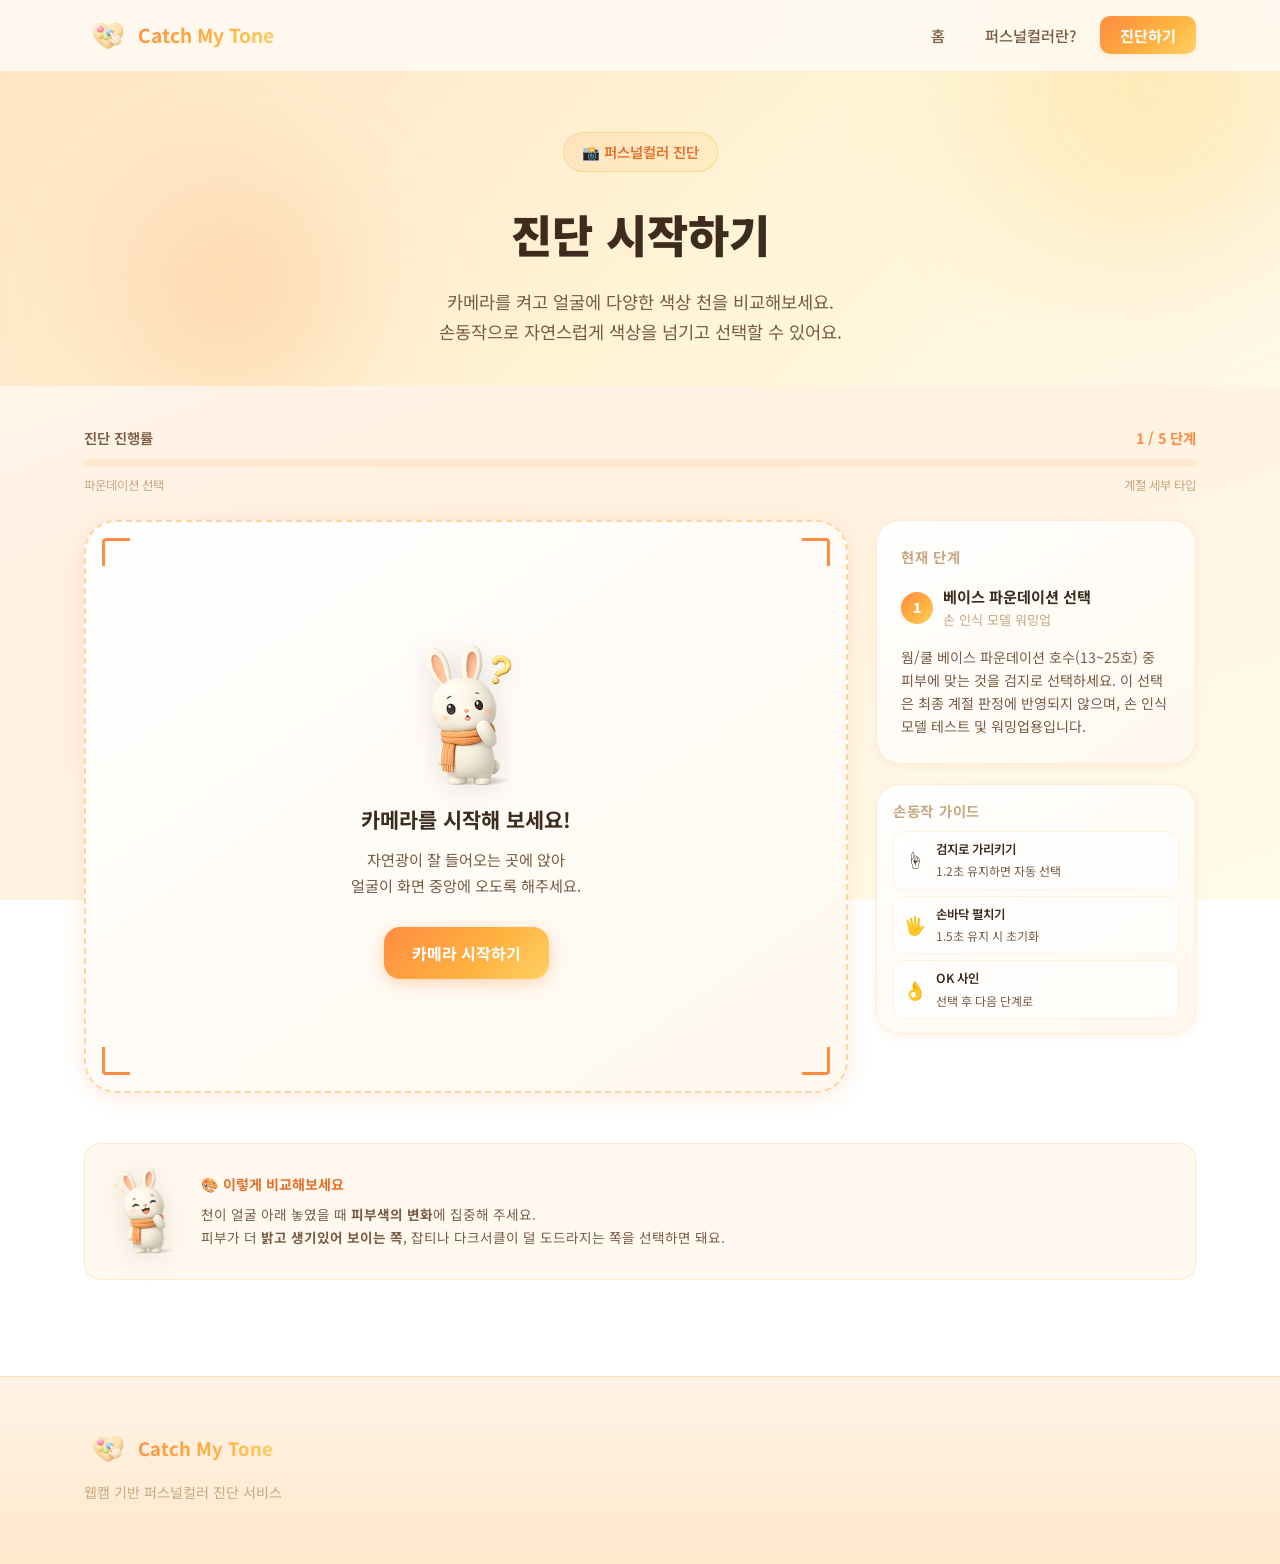
<file: diagnosis.html>
<!DOCTYPE html>
<html lang="ko">
<head>
  <meta charset="UTF-8">
  <meta name="viewport" content="width=device-width, initial-scale=1.0">
  <title>진단하기 — Catch My Tone</title>
  <link rel="icon" type="image/png" href="images/catch_my_tone_logo.png">
  <link rel="apple-touch-icon" href="images/catch_my_tone_logo.png">
  <link rel="stylesheet" href="css/style.css">
  <link href="https://fonts.googleapis.com/css2?family=Noto+Sans+KR:wght@300;400;500;700;900&display=swap" rel="stylesheet">
</head>
<body>

  <!-- Navigation -->
  <nav class="navbar">
    <div class="container nav-container">
      <a href="index.html" class="logo">
        <img class="logo-icon" src="images/catch_my_tone_logo.png" alt="Catch My Tone">
        <span class="logo-text">Catch My Tone</span>
      </a>
      <ul class="nav-links" id="navLinks">
        <li><a href="index.html" class="nav-link">홈</a></li>
        <li><a href="about.html" class="nav-link">퍼스널컬러란?</a></li>
        <li><a href="diagnosis.html" class="nav-link nav-btn active">진단하기</a></li>
      </ul>
      <button class="nav-toggle" onclick="toggleNav()" aria-label="메뉴 열기">
        <span></span><span></span><span></span>
      </button>
    </div>
  </nav>

  <!-- Page Hero -->
  <section class="page-hero" style="padding-bottom:40px;">
    <div class="hero-blob blob-1"></div>
    <div class="hero-blob blob-2"></div>
    <div class="container">
      <div class="hero-badge">📸 퍼스널컬러 진단</div>
      <h1>진단 시작하기</h1>
      <p>카메라를 켜고 얼굴에 다양한 색상 천을 비교해보세요.<br>손동작으로 자연스럽게 색상을 넘기고 선택할 수 있어요.</p>
    </div>
  </section>

  <!-- Diagnosis Main -->
  <section class="section" style="padding-top:40px;">
    <div class="container">

      <!-- Progress -->
      <div style="margin-bottom:24px;">
        <div style="display:flex; justify-content:space-between; align-items:center; margin-bottom:8px;">
          <span style="font-size:0.9rem; font-weight:600; color:var(--text-medium);">진단 진행률</span>
          <span id="progressLabel" style="font-size:0.9rem; font-weight:700; color:var(--orange);">0단계 · 베이스 선택</span>
        </div>
        <div class="progress-bar-wrap">
          <div class="progress-bar" id="progressBar" style="width:0%;"></div>
        </div>
        <div style="display:flex; justify-content:space-between; margin-top:8px;">
          <span id="progressLeftLabel" style="font-size:0.78rem; color:var(--text-muted);">파운데이션 선택</span>
          <span style="font-size:0.78rem; color:var(--text-muted);">계절 세부 타입</span>
        </div>
      </div>

      <!-- Main Layout -->
      <div class="diagnosis-layout">

        <!-- Camera Area -->
        <div class="camera-area" id="cameraArea">
          <div class="camera-frame-corner corner-tl"></div>
          <div class="camera-frame-corner corner-tr"></div>
          <div class="camera-frame-corner corner-bl"></div>
          <div class="camera-frame-corner corner-br"></div>

          <!-- Camera placeholder (replaced with <video> when camera starts) -->
          <div class="camera-placeholder" id="cameraPlaceholder">
            <img src="images/bunny/궁금토끼.png" alt="" class="bunny-img" style="width:110px; margin:0 auto 8px;">
            <h3>카메라를 시작해 보세요!</h3>
            <p>
              자연광이 잘 들어오는 곳에 앉아<br>
              얼굴이 화면 중앙에 오도록 해주세요.
            </p>
            <button class="btn btn-primary" id="startCameraBtn" onclick="startCamera()">
              카메라 시작하기
            </button>
          </div>

          <!-- Color overlay (shown after camera starts) -->
          <div class="color-overlay" id="colorOverlay" style="
            position: absolute;
            bottom: 0; left: 0; right: 0;
            height: 35%;
            background: linear-gradient(to top, rgba(255,179,71,0.65), transparent);
            pointer-events: none;
            display: none;
            border-radius: 0 0 var(--radius-xl) var(--radius-xl);
          "></div>

          <!-- Gesture feedback bubble -->
          <div class="gesture-feedback" id="gestureFeedback"></div>

          <!-- Camera status label -->
          <div class="camera-status" id="cameraStatus" style="display:none;"></div>

          <!-- White-balance ROI box (white-paper mode) -->
          <div class="wb-roi-box" id="wbRoiBox" style="display:none;"></div>

          <!-- White-balance instruction bar (white-paper mode) -->
          <div class="wb-instruction-bar" id="wbInstructionBar" style="display:none;">
            <span>📄 박스 안이 흰 종이로 가득 차게 해주세요</span>
            <button class="btn btn-secondary" onclick="backToWBModeSelect()">← 이전</button>
            <button class="btn btn-primary" onclick="performWhitePaperCalibration()">측정</button>
          </div>

          <!-- WB calibration result toast -->
          <div class="wb-toast" id="wbToast"></div>

          <!-- Stage 1: Cool tone foundation swatches (left) -->
          <div class="stage0-side stage0-cool-side" id="stage1CoolSide" style="display:none;">
            <div class="stage0-side-label">쿨 베이스</div>
            <div class="stage0-swatch-item" data-tone="cool" data-idx="0" onclick="clickStage1Swatch(this)">
              <div class="stage0-swatch-color" style="background:#F4E6D9;"></div>
              <div class="stage0-hover-progress"></div>
              <span>13호</span>
            </div>
            <div class="stage0-swatch-item" data-tone="cool" data-idx="1" onclick="clickStage1Swatch(this)">
              <div class="stage0-swatch-color" style="background:#F0D9CE;"></div>
              <div class="stage0-hover-progress"></div>
              <span>15호</span>
            </div>
            <div class="stage0-swatch-item" data-tone="cool" data-idx="2" onclick="clickStage1Swatch(this)">
              <div class="stage0-swatch-color" style="background:#EBCBC0;"></div>
              <div class="stage0-hover-progress"></div>
              <span>17호</span>
            </div>
            <div class="stage0-swatch-item" data-tone="cool" data-idx="3" onclick="clickStage1Swatch(this)">
              <div class="stage0-swatch-color" style="background:#E6BDB2;"></div>
              <div class="stage0-hover-progress"></div>
              <span>21호</span>
            </div>
            <div class="stage0-swatch-item" data-tone="cool" data-idx="4" onclick="clickStage1Swatch(this)">
              <div class="stage0-swatch-color" style="background:#DFAE9F;"></div>
              <div class="stage0-hover-progress"></div>
              <span>23호</span>
            </div>
            <div class="stage0-swatch-item" data-tone="cool" data-idx="5" onclick="clickStage1Swatch(this)">
              <div class="stage0-swatch-color" style="background:#D89F8D;"></div>
              <div class="stage0-hover-progress"></div>
              <span>25호</span>
            </div>
          </div>

          <!-- Stage 1: Warm tone foundation swatches (right) -->
          <div class="stage0-side stage0-warm-side" id="stage1WarmSide" style="display:none;">
            <div class="stage0-side-label">웜 베이스</div>
            <div class="stage0-swatch-item" data-tone="warm" data-idx="0" onclick="clickStage1Swatch(this)">
              <div class="stage0-swatch-color" style="background:#FDE9D4;"></div>
              <div class="stage0-hover-progress"></div>
              <span>13호</span>
            </div>
            <div class="stage0-swatch-item" data-tone="warm" data-idx="1" onclick="clickStage1Swatch(this)">
              <div class="stage0-swatch-color" style="background:#F9DFC5;"></div>
              <div class="stage0-hover-progress"></div>
              <span>15호</span>
            </div>
            <div class="stage0-swatch-item" data-tone="warm" data-idx="2" onclick="clickStage1Swatch(this)">
              <div class="stage0-swatch-color" style="background:#F5D4B6;"></div>
              <div class="stage0-hover-progress"></div>
              <span>17호</span>
            </div>
            <div class="stage0-swatch-item" data-tone="warm" data-idx="3" onclick="clickStage1Swatch(this)">
              <div class="stage0-swatch-color" style="background:#F1CAA8;"></div>
              <div class="stage0-hover-progress"></div>
              <span>21호</span>
            </div>
            <div class="stage0-swatch-item" data-tone="warm" data-idx="4" onclick="clickStage1Swatch(this)">
              <div class="stage0-swatch-color" style="background:#EDBF99;"></div>
              <div class="stage0-hover-progress"></div>
              <span>23호</span>
            </div>
            <div class="stage0-swatch-item" data-tone="warm" data-idx="5" onclick="clickStage1Swatch(this)">
              <div class="stage0-swatch-color" style="background:#E9B991;"></div>
              <div class="stage0-hover-progress"></div>
              <span>25호</span>
            </div>
          </div>

          <!-- Stage 1: Confirm bar -->
          <div class="stage0-confirm-bar" id="stage1ConfirmBar" style="display:none;">
            <span id="stage1SelInfo">손가락으로 색상을 가리켜 선택하세요</span>
            <button class="btn btn-primary" id="stage1OkBtn" onclick="confirmStage1()" disabled>다음 단계 →</button>
          </div>

          <!-- Stage 2~5: Compare cloth drape (positioned under chin via FaceMesh) -->
          <div class="compare-cloth-drape" id="clothDrape"></div>

          <!-- Diagnosis complete overlay (shown between stage 5 and stage 6) -->
          <div id="diagCompleteOverlay">
            <div class="diag-complete-emoji">🎉</div>
            <img src="images/bunny/축하토끼.png" alt="" style="width:88px; margin:6px auto 0; display:block; filter:drop-shadow(0 4px 14px rgba(0,0,0,.20));">
            <div id="diagCompleteText">퍼스널컬러<br>진단이 완료됐어요!</div>
            <div id="diagCompleteSubtext">내 베스트 컬러와 워스트 컬러를 직접 비교해보세요</div>
            <button class="btn btn-primary" id="diagCompleteBtn" onclick="enterStage6FromOverlay()">결과 확인하기 →</button>
          </div>

          <!-- Stage 2~5: Info bar (top) -->
          <div class="compare-info-bar" id="compareInfoBar" style="display:none;">
            <span class="pair-idx" id="comparePairIdx">1 / 3</span>
            <span id="comparePairTitle">웜핑크 vs 쿨핑크</span>
            <div class="pair-dots" id="comparePairDots"></div>
          </div>

          <!-- Stage 2~5: Options bar (bottom) -->
          <div class="compare-options-bar" id="compareOptionsBar" style="display:none;">
            <div class="compare-option" id="compareOpt1" data-num="1">
              <div class="compare-option-num">1</div>
              <div class="compare-option-swatch" id="compareOpt1Swatch"></div>
              <div class="compare-option-name" id="compareOpt1Name">옵션 1</div>
            </div>
            <div class="compare-option" id="compareOpt2" data-num="2">
              <div class="compare-option-num">2</div>
              <div class="compare-option-swatch" id="compareOpt2Swatch"></div>
              <div class="compare-option-name" id="compareOpt2Name">옵션 2</div>
            </div>
          </div>
        </div>

        <!-- Side Panel -->
        <div class="diagnosis-panel">

          <!-- Current stage card -->
          <div class="panel-card" id="panelStageCard">
            <h4>현재 단계</h4>
            <div style="display:flex; align-items:center; gap:10px; margin-bottom:14px;">
              <div id="stageBadge" style="
                width:32px; height:32px;
                background: var(--grad-btn);
                border-radius:50%;
                display:flex; align-items:center; justify-content:center;
                color:white; font-weight:900; font-size:0.85rem;
                flex-shrink:0;
              ">1</div>
              <div>
                <div id="stageBadgeTitle" style="font-weight:700; color:var(--text-dark); font-size:0.95rem;">베이스 파운데이션 선택</div>
                <div id="stageBadgeSubtitle" style="font-size:0.82rem; color:var(--text-muted);">손 인식 모델 워밍업</div>
              </div>
            </div>
            <p id="stageDescription" style="font-size:0.88rem; color:var(--text-medium); line-height:1.65;">
              웜/쿨 베이스 파운데이션 호수(13~25호) 중 피부에 맞는 것을 검지로 선택하세요. 이 선택은 최종 계절 판정에 반영되지 않으며, 손 인식 모델 워밍업용입니다.
            </p>
          </div>

          <!-- Gesture guide -->
          <div class="panel-card" id="panelGestureCard">
            <h4>손동작 가이드</h4>
            <div class="gesture-guide" id="gestureGuide">
              <div class="gesture-item">
                <div class="gesture-icon">☝️</div>
                <div class="gesture-text"><strong>검지로 가리키기</strong>1.2초 유지하면 자동 선택</div>
              </div>
              <div class="gesture-item">
                <div class="gesture-icon">🖐</div>
                <div class="gesture-text"><strong>손바닥 펼치기</strong>1.5초 유지 시 초기화</div>
              </div>
              <div class="gesture-item">
                <div class="gesture-icon">👌</div>
                <div class="gesture-text"><strong>OK 사인</strong>선택 후 다음 단계로</div>
              </div>
            </div>
          </div>

          <!-- Stage action buttons (next / analyze) -->
          <div style="display:flex; flex-direction:column; gap:8px; margin-top:4px;">
            <button class="btn btn-primary next-stage-btn" id="nextStageBtn" onclick="advanceFromCompare()" style="display:none;" disabled>다음 단계 →</button>
            <button class="btn btn-primary next-stage-btn" id="analyzeBtn" onclick="finishAndAnalyze()" style="display:none;" disabled>결과 분석하기 →</button>
            <button class="btn btn-primary next-stage-btn" id="viewResultBtn" onclick="window.location.href='result.html'" style="display:none;">결과 보기 →</button>
          </div>

        </div>
      </div>

      <!-- 색상 천 비교 팁 -->
      <div style="display:flex; align-items:center; gap:20px; margin-top:10px; background:rgba(255,179,71,0.08); border:1px solid rgba(255,179,71,0.25); border-radius:16px; padding:20px 24px;">
        <img src="images/bunny/눈웃음토끼.png" alt="" class="bunny-img" style="width:72px; flex-shrink:0;">
        <div>
          <div style="font-size:0.88rem; font-weight:700; color:var(--orange-dark); margin-bottom:6px;">🎨 이렇게 비교해보세요</div>
          <p style="font-size:0.85rem; color:var(--text-medium); line-height:1.7; margin:0;">
            천이 얼굴 아래 놓였을 때 <strong>피부색의 변화</strong>에 집중해 주세요.<br>
            피부가 더 <strong>밝고 생기있어 보이는 쪽</strong>, 잡티나 다크서클이 덜 도드라지는 쪽을 선택하면 돼요.
          </p>
        </div>
      </div>

    </div>
  </section>

  <!-- Footer -->
  <footer class="footer">
    <div class="container">
      <div class="footer-content">
        <div class="footer-brand">
          <div class="logo" style="margin-bottom:8px;">
            <img class="logo-icon" src="images/catch_my_tone_logo.png" alt="">
            <span class="logo-text">Catch My Tone</span>
          </div>
          <p>웹캠 기반 퍼스널컬러 진단 서비스</p>
        </div>
      </div>
    </div>
  </footer>

  <!-- White-balance mode selection modal -->
  <div class="wb-modal-backdrop" id="wbModalBackdrop">
    <div class="wb-modal">
      <h3>💡 환경 보정 방법을 선택해주세요</h3>
      <p>조명에 따라 진단 결과가 달라질 수 있어요. 카메라 화이트밸런스를 보정해 더 정확한 결과를 얻을 수 있어요.</p>
      <div class="wb-modal-options">
        <button class="wb-mode-option" onclick="chooseWBMode('white')">
          <div class="wb-mode-icon">📄</div>
          <strong>흰 종이로 정확하게</strong>
          <small>화면 가운데에 흰 종이를 보여주는 방식. 정확도 ↑</small>
        </button>
        <button class="wb-mode-option" onclick="chooseWBMode('auto')">
          <div class="wb-mode-icon">⚡</div>
          <strong>자동 보정</strong>
          <small>주변 환경 자동 분석. 추가 동작 없이 빠르게.</small>
        </button>
      </div>
    </div>
  </div>

  <script src="js/main.js"></script>
  <script src="js/season-data.js"></script>
  <script src="js/diagnosis-data.js"></script>
  <script src="vendor/mediapipe/drawing_utils/drawing_utils.js"></script>
  <script src="vendor/mediapipe/hands/hands.js"></script>
  <script src="vendor/mediapipe/face_mesh/face_mesh.js"></script>
  <script src="js/diagnosis.js"></script>
</body>
</html>
</file>
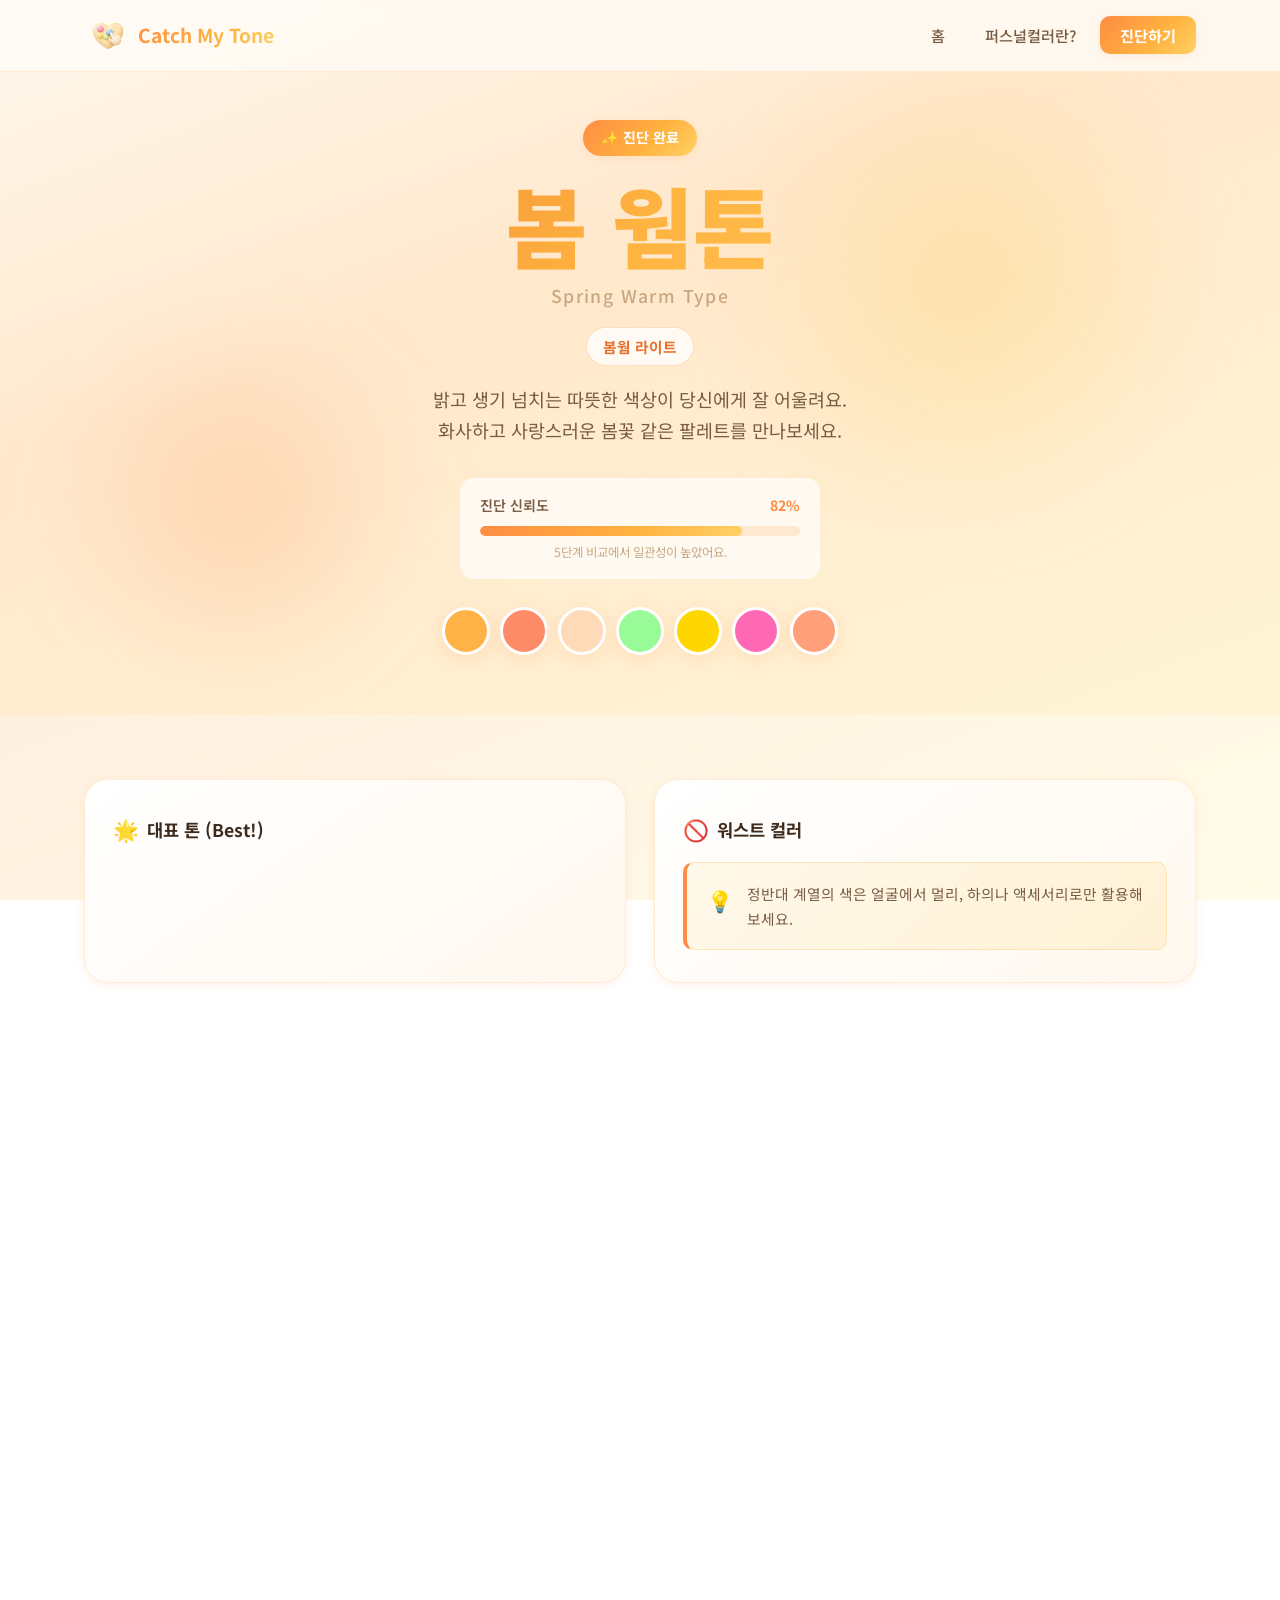
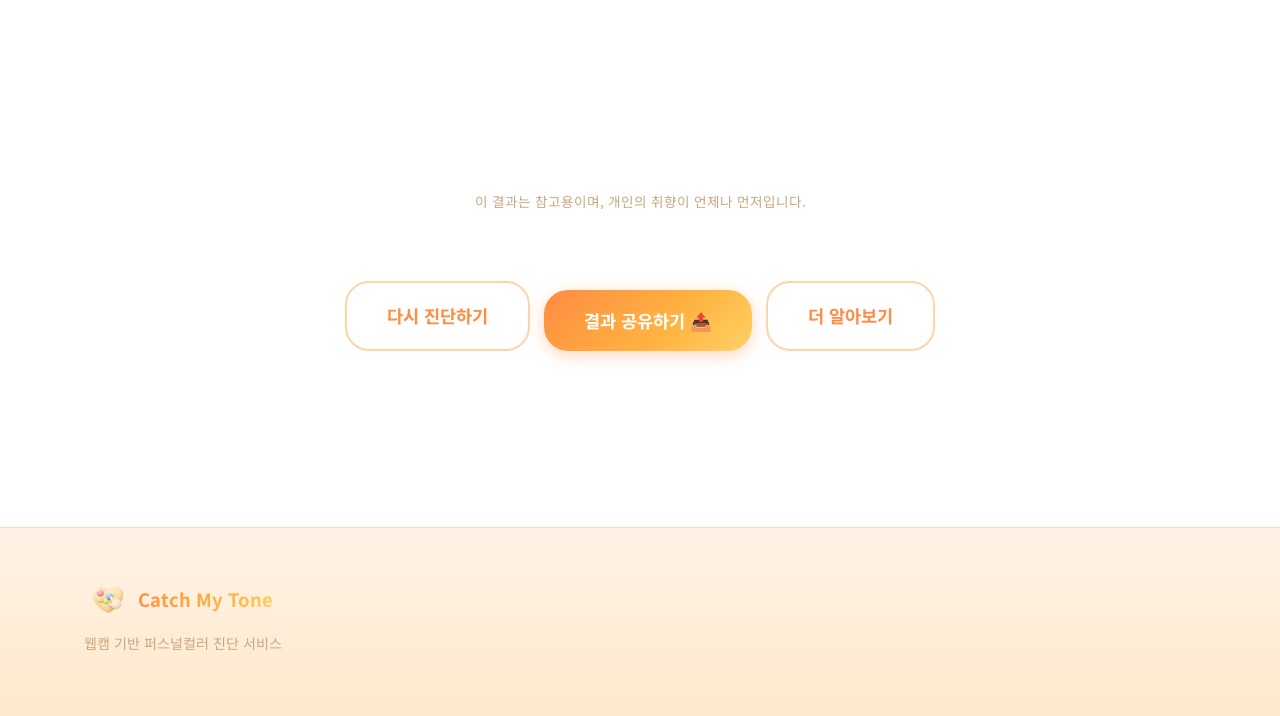
<file: result.html>
<!DOCTYPE html>
<html lang="ko">
<head>
  <meta charset="UTF-8">
  <meta name="viewport" content="width=device-width, initial-scale=1.0">
  <title>진단 결과 — Catch My Tone</title>
  <link rel="icon" type="image/png" href="images/catch_my_tone_logo.png">
  <link rel="apple-touch-icon" href="images/catch_my_tone_logo.png">
  <link rel="stylesheet" href="css/style.css">
  <link href="https://fonts.googleapis.com/css2?family=Noto+Sans+KR:wght@300;400;500;700;900&display=swap" rel="stylesheet">
</head>
<body>

  <!-- Navigation -->
  <nav class="navbar">
    <div class="container nav-container">
      <a href="index.html" class="logo">
        <img class="logo-icon" src="images/catch_my_tone_logo.png" alt="Catch My Tone">
        <span class="logo-text">Catch My Tone</span>
      </a>
      <ul class="nav-links" id="navLinks">
        <li><a href="index.html" class="nav-link">홈</a></li>
        <li><a href="about.html" class="nav-link">퍼스널컬러란?</a></li>
        <li><a href="diagnosis.html" class="nav-link nav-btn">진단하기</a></li>
      </ul>
      <button class="nav-toggle" onclick="toggleNav()" aria-label="메뉴 열기">
        <span></span><span></span><span></span>
      </button>
    </div>
  </nav>

  <!-- Result Hero -->
  <section class="result-hero">
    <div class="result-hero-bg"></div>
    <div class="hero-blob blob-1"></div>
    <div class="hero-blob blob-2"></div>
    <div class="container">
      <div class="result-badge">✨ 진단 완료</div>
<div class="result-season" id="resultSeason" style="background: linear-gradient(135deg, #E8702A, #FFB340, #FFD166); -webkit-background-clip: text; -webkit-text-fill-color: transparent; background-clip: text;">
        봄 웜톤
      </div>
      <div class="result-season-en" id="resultSeasonEn">Spring Warm Type</div>

      <div class="subtype-tag" id="resultSubtype">봄웜 라이트</div>

      <p class="result-tagline" id="resultTagline">
        밝고 생기 넘치는 따뜻한 색상이 당신에게 잘 어울려요.<br>
        화사하고 사랑스러운 봄꽃 같은 팔레트를 만나보세요.
      </p>

      <!-- Reliability -->
      <div id="confidenceSection" style="max-width:360px; margin:0 auto 28px; background:rgba(255,255,255,0.7); padding:16px 20px; border-radius:14px; backdrop-filter:blur(8px);">
        <div style="display:flex; justify-content:space-between; font-size:0.88rem; margin-bottom:8px;">
          <span style="color:var(--text-medium); font-weight:600;">진단 신뢰도</span>
          <span id="resultConfidence" style="color:var(--orange); font-weight:700;">82%</span>
        </div>
        <div class="reliability-bar-bg">
          <div class="reliability-bar-fill" id="resultConfidenceBar"></div>
        </div>
        <p id="resultConfidenceText" style="font-size:0.78rem; color:var(--text-muted); margin-top:6px;">5단계 비교에서 일관성이 높았어요.</p>
      </div>

      <div class="result-palette-preview" id="resultPalettePreview">
        <div class="result-swatch" style="background:#FFB347;"></div>
        <div class="result-swatch" style="background:#FF8C69;"></div>
        <div class="result-swatch" style="background:#FFDAB9;"></div>
        <div class="result-swatch" style="background:#98FB98;"></div>
        <div class="result-swatch" style="background:#FFD700;"></div>
        <div class="result-swatch" style="background:#FF69B4;"></div>
        <div class="result-swatch" style="background:#FFA07A;"></div>
      </div>

      <!-- 계절별 토끼 b1: 팔레트 위 우측 (bottom: 115px로 팔레트 회피) -->
      <img src="images/bunny/봄토끼.png"    alt="" class="bunny-img bunny-season spring-b1"  style="position:absolute; bottom:115px; left:8%; width:150px; opacity:0.95; filter:drop-shadow(0 4px 14px rgba(0,0,0,.10));">
      <img src="images/bunny/여름토끼.png"  alt="" class="bunny-img bunny-season summer-b1" style="position:absolute; bottom:115px; left:8%; width:150px; opacity:0.95; filter:drop-shadow(0 4px 14px rgba(0,0,0,.10));">
      <img src="images/bunny/가을토끼.png"  alt="" class="bunny-img bunny-season autumn-b1" style="position:absolute; bottom:115px; left:8%; width:150px; opacity:0.95; filter:drop-shadow(0 4px 14px rgba(0,0,0,.10));">
      <img src="images/bunny/겨울토끼.png"  alt="" class="bunny-img bunny-season winter-b1" style="position:absolute; bottom:115px; left:8%; width:150px; opacity:0.95; filter:drop-shadow(0 4px 14px rgba(0,0,0,.10));">
    </div>
  </section>

  <!-- Results Content -->
  <section class="section" style="padding-top:64px;">
    <div class="container">

      <!-- Main 2-col layout -->
      <div class="result-layout">

        <!-- Best Colors -->
        <div class="result-card">
          <h3><span>🌟</span> 대표 톤 (Best!)</h3>
          <div class="palette-grid" id="bestColorsGrid"></div>
        </div>

        <!-- Worst Colors -->
        <div class="result-card" style="display:flex; flex-direction:column;">
          <h3><span>🚫</span> 워스트 컬러</h3>
          <div class="avoid-grid" id="worstColorsGrid"></div>
          <div class="info-box" style="margin-top:auto; margin-bottom:0;">
            <div class="info-box-icon">💡</div>
            <p id="worstColorsDesc">정반대 계열의 색은 얼굴에서 멀리, 하의나 액세서리로만 활용해보세요.</p>
          </div>
        </div>

      </div>

      <!-- Axis scores (내 진단 결과에서만 표시, browse 모드 제외) -->
      <div class="result-card" id="scoreBreakdownSection" style="margin-bottom:28px;">
        <h3><span>📊</span> 단계별 점수 분포</h3>
        <div class="score-breakdown" id="scoreBreakdown"></div>
      </div>

      <!-- Fashion Recommendations -->
      <div class="result-card" style="margin-bottom:28px;">
        <h3><span>👗</span> 패션 컬러 추천</h3>
        <div style="display:grid; grid-template-columns: repeat(3, 1fr); gap:16px; margin-top:4px;" id="fashionGrid">
          <!-- filled by JS -->
        </div>
      </div>

      <!-- Clothes Recommendations -->
      <div class="result-card" id="clothesSection" style="margin-bottom:28px; display:none;">
        <h3><span>🛍️</span> 내 톤에 어울리는 옷 추천 <span id="clothesTypeTag" style="font-size:0.78rem; font-weight:600; color:var(--text-muted); margin-left:auto; letter-spacing:0;"></span></h3>
        <div class="clothes-grid" id="clothesGrid"></div>
        <p id="clothesEmpty" style="display:none; text-align:center; color:var(--text-muted); font-size:0.88rem; padding:20px 0 4px;">이 타입에 매칭된 상품이 없어요.</p>
        <p style="font-size:0.75rem; color:var(--text-muted); margin-top:16px; text-align:right; line-height:1.5;">이미지 클릭 시 상품 페이지로 이동</p>
      </div>

      <!-- Characteristics -->
      <div class="result-layout">
        <div class="result-card">
          <h3><span>✨</span> <span id="traitsSeasonLabel">대표 톤</span>의 특징</h3>
          <div class="traits-list" id="traitsList"></div>
        </div>

        <!-- Makeup -->
        <div class="result-card" style="display:flex; flex-direction:column;">
          <h3><span>💄</span> 추천 메이크업 컬러</h3>
          <div class="makeup-grid" id="makeupGrid"></div>
          <div style="margin-top:16px; padding:14px; background:rgba(255,248,240,0.8); border-radius:10px; border:1px solid rgba(255,212,160,0.3);">
            <div style="font-size:0.82rem; color:var(--text-muted); margin-bottom:4px; font-weight:600;">AVOID</div>
            <div id="makeupAvoid" style="font-size:0.88rem; color:var(--text-medium);">쿨한 장밋빛 핑크, 퍼플, 블루 계열 메이크업은 피부와 동떨어져 보일 수 있어요.</div>
          </div>
          <p style="font-size:0.75rem; color:var(--text-muted); margin-top:12px; text-align:right; line-height:1.5;">제품 클릭 시 구매 페이지로 이동</p>
        </div>
      </div>

      <!-- Type Browser -->
      <div class="result-card" style="margin-bottom:28px;">
        <h3><span>🎨</span> 다른 퍼스널컬러 타입 살펴보기 <img src="images/bunny/왼쪽을가리키는토끼.png" alt="" class="bunny-img" style="display:inline-block; width:36px; vertical-align:middle; margin-left:6px; transform:scaleX(-1);"></h3>
        <p style="font-size:0.85rem; color:var(--text-muted); margin:8px 0 20px; line-height:1.6;">12가지 타입의 팔레트·특징·추천 아이템을 자유롭게 둘러보세요.</p>
        <div id="typeBrowserGrid"></div>
      </div>

      <!-- Philosophy note -->
      <p style="text-align:center; font-size:0.85rem; color:var(--text-muted); line-height:1.7; padding:0 20px 20px;">
        이 결과는 참고용이며, 개인의 취향이 언제나 먼저입니다.
      </p>

      <!-- Actions -->
      <div class="result-actions">
        <a href="diagnosis.html" class="btn btn-secondary btn-large">다시 진단하기</a>
        <div style="display:flex; flex-direction:column; align-items:center; gap:8px;">
          <img src="images/bunny/봄토끼2.png"   alt="" class="bunny-img bunny-season spring-b2"  style="width:100px; opacity:0.9; filter:drop-shadow(0 4px 12px rgba(0,0,0,.10));">
          <img src="images/bunny/여름토끼2.png" alt="" class="bunny-img bunny-season summer-b2" style="width:100px; opacity:0.9; filter:drop-shadow(0 4px 12px rgba(0,0,0,.10));">
          <img src="images/bunny/가을토끼2.png" alt="" class="bunny-img bunny-season autumn-b2" style="width:100px; opacity:0.9; filter:drop-shadow(0 4px 12px rgba(0,0,0,.10));">
          <img src="images/bunny/겨울토끼2.png" alt="" class="bunny-img bunny-season winter-b2" style="width:100px; opacity:0.9; filter:drop-shadow(0 4px 12px rgba(0,0,0,.10));">
          <button class="btn btn-primary btn-large" onclick="shareResult()">결과 공유하기 📤</button>
        </div>
        <a href="about.html" class="btn btn-secondary btn-large">더 알아보기</a>
      </div>

    </div>
  </section>

  <!-- Footer -->
  <footer class="footer">
    <div class="container">
      <div class="footer-content">
        <div class="footer-brand">
          <div class="logo" style="margin-bottom:8px;">
            <img class="logo-icon" src="images/catch_my_tone_logo.png" alt="">
            <span class="logo-text">Catch My Tone</span>
          </div>
          <p>웹캠 기반 퍼스널컬러 진단 서비스</p>
        </div>
      </div>
    </div>
  </footer>

  <!-- Share Card Modal -->
  <div id="shareModal" style="display:none;">
    <div class="share-modal-inner">
      <button class="share-close-btn" onclick="closeShareModal()">✕</button>

      <!-- Step 1: 웹캠 촬영 -->
      <div id="shareStep1">
        <div class="share-modal-title">📸 결과 카드 만들기</div>
        <p class="share-cam-label">카드에 들어갈 사진을 촬영해요!</p>
        <div class="share-cam-wrap">
          <video id="shareCamVideo" autoplay playsinline muted></video>
          <div class="share-countdown" id="shareCountdown"></div>
        </div>
        <div id="shareCamError" class="share-cam-error" style="display:none;">
          카메라를 사용할 수 없어요.<br>사진 없이 카드를 만들게요.
        </div>
        <input type="text" class="share-name-input" id="shareNameInput" placeholder="이름을 입력하세요 *" maxlength="12" required>
        <div class="share-btn-row">
          <button class="btn btn-primary" id="shareCaptureBtn" onclick="startShareCountdown()">📸 촬영하기</button>
          <button class="btn btn-secondary" onclick="skipSharePhoto()">사진 없이 만들기</button>
        </div>
      </div>

      <!-- Step 2: 카드 미리보기 -->
      <div id="shareStep2" style="display:none;">
        <div class="share-modal-title">✨ 내 퍼스널컬러 카드</div>
        <canvas id="shareCardCanvas" width="360" height="600"></canvas>
        <div class="share-btn-row" style="margin-top:16px;">
          <button class="btn btn-primary" onclick="downloadShareCard()">💾 저장하기</button>
          <button class="btn btn-primary" onclick="nativeShareCard()">📤 공유하기</button>
          <button class="btn btn-secondary" onclick="retakeSharePhoto()">다시 찍기</button>
        </div>
      </div>
    </div>
  </div>

  <script src="js/season-data.js"></script>
  <script src="js/main.js"></script>
  <script src="js/result.js"></script>
</body>
</html>
</file>
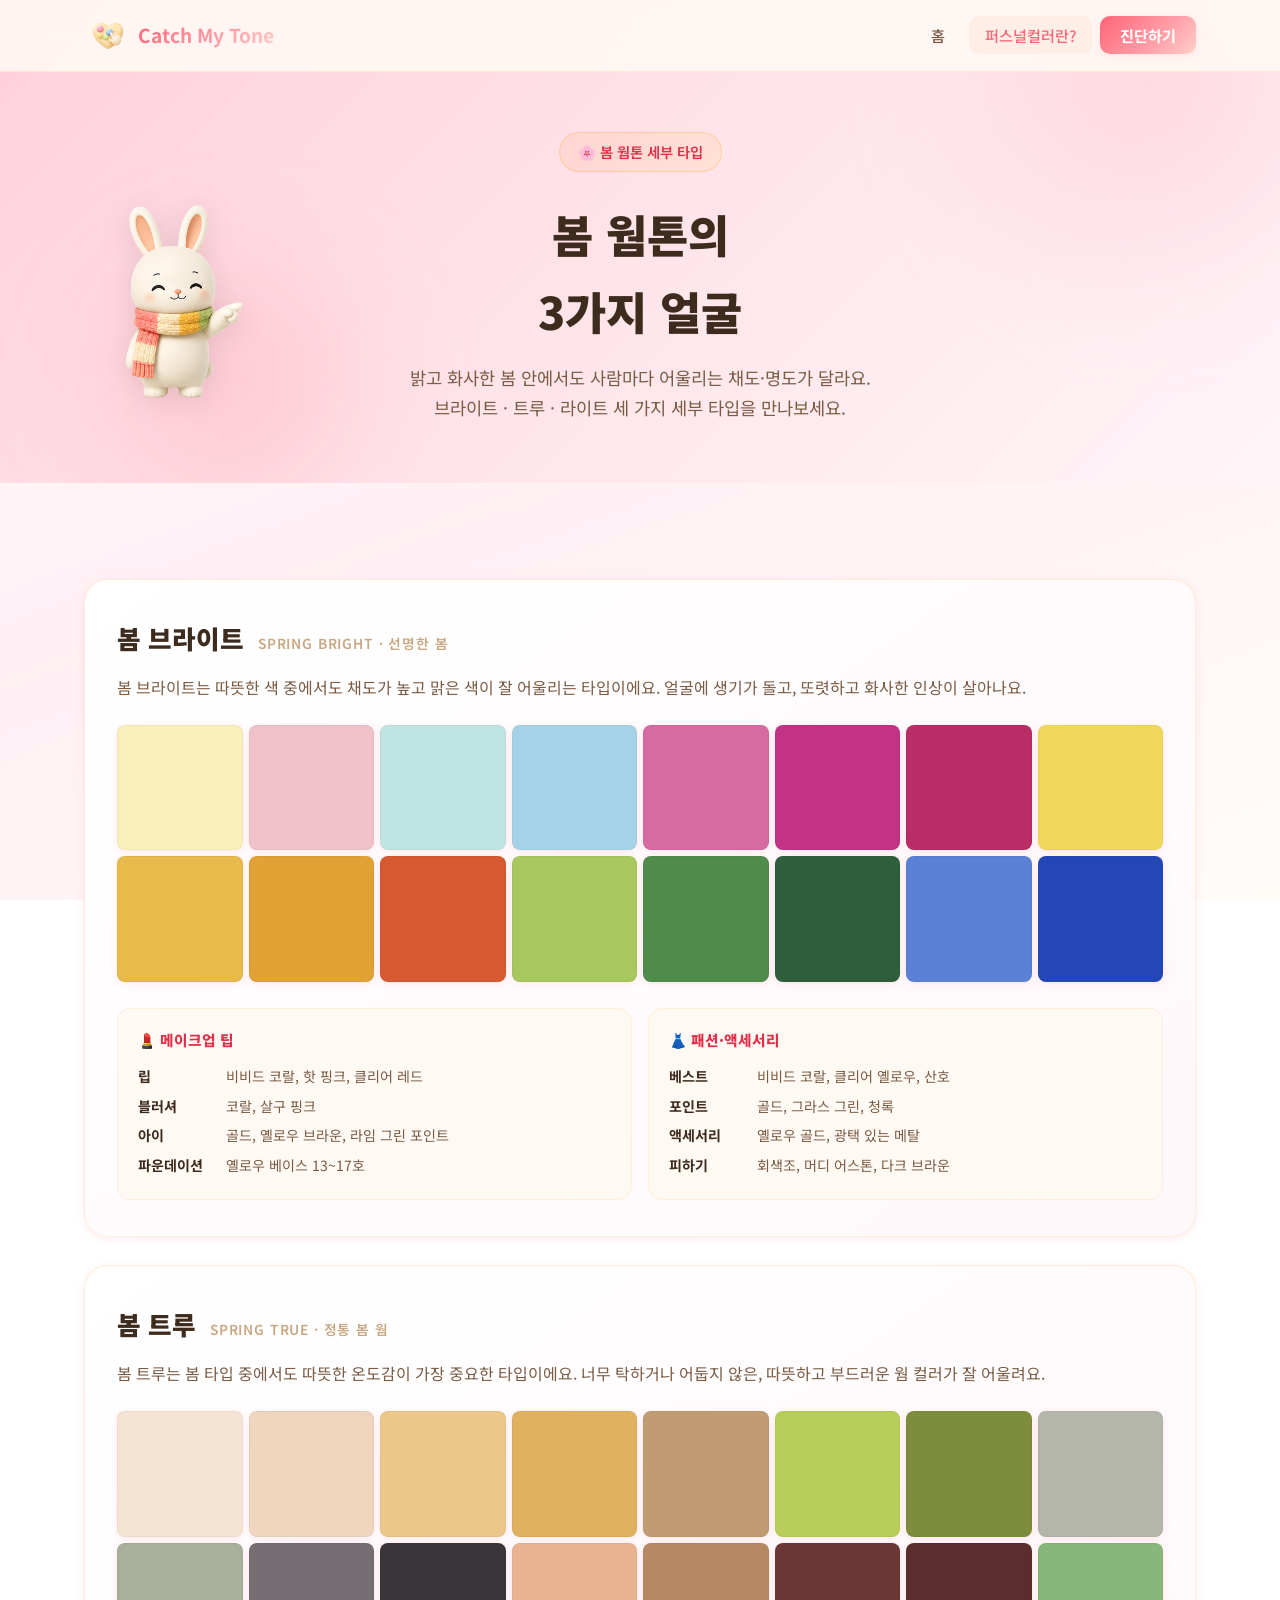
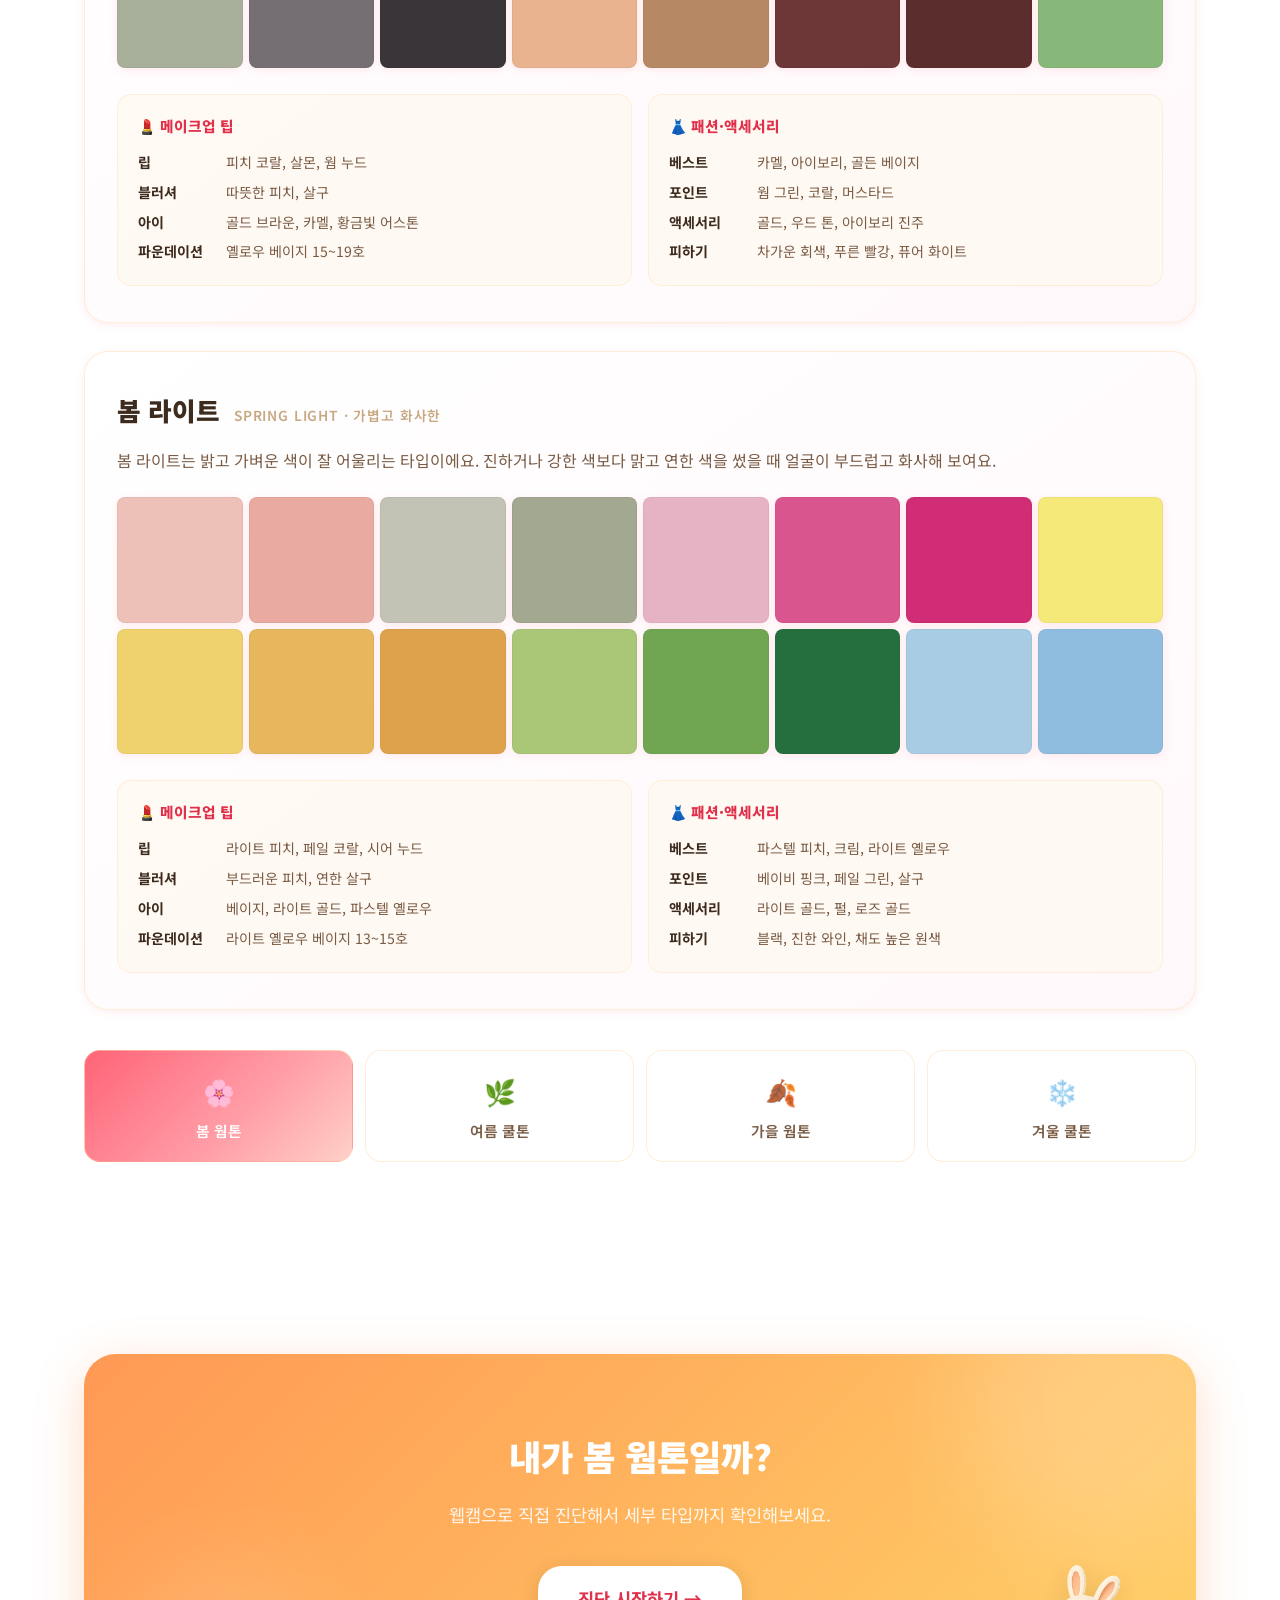
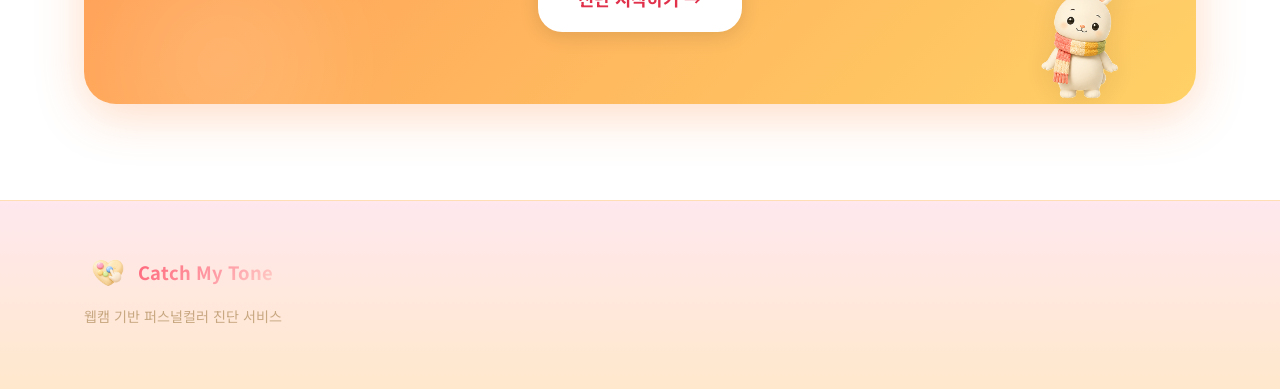
<file: spring.html>
<!DOCTYPE html>
<html lang="ko">
<head>
  <meta charset="UTF-8">
  <meta name="viewport" content="width=device-width, initial-scale=1.0">
  <title>봄 웜톤 세부 타입 — Catch My Tone</title>
  <link rel="icon" type="image/png" href="images/catch_my_tone_logo.png">
  <link rel="apple-touch-icon" href="images/catch_my_tone_logo.png">
  <link rel="stylesheet" href="css/style.css">
  <link href="https://fonts.googleapis.com/css2?family=Noto+Sans+KR:wght@300;400;500;700;900&display=swap" rel="stylesheet">
</head>
<body data-season="spring">

  <!-- Navigation -->
  <nav class="navbar">
    <div class="container nav-container">
      <a href="index.html" class="logo">
        <img class="logo-icon" src="images/catch_my_tone_logo.png" alt="Catch My Tone">
        <span class="logo-text">Catch My Tone</span>
      </a>
      <ul class="nav-links" id="navLinks">
        <li><a href="index.html" class="nav-link">홈</a></li>
        <li><a href="about.html" class="nav-link active">퍼스널컬러란?</a></li>
        <li><a href="diagnosis.html" class="nav-link nav-btn">진단하기</a></li>
      </ul>
      <button class="nav-toggle" onclick="toggleNav()" aria-label="메뉴 열기">
        <span></span><span></span><span></span>
      </button>
    </div>
  </nav>

  <!-- Page Hero -->
  <section class="page-hero">
    <div class="hero-blob blob-1"></div>
    <div class="hero-blob blob-2"></div>
    <div class="container">
      <div class="hero-badge">🌸 봄 웜톤 세부 타입</div>
      <h1>봄 웜톤의<br>3가지 얼굴</h1>
      <p>밝고 화사한 봄 안에서도 사람마다 어울리는 채도·명도가 달라요.<br>
         브라이트 · 트루 · 라이트 세 가지 세부 타입을 만나보세요.</p>
      <img src="images/bunny/봄토끼.png" alt="" class="bunny-img bunny-hero" style="right:auto; left:8%;">
    </div>
  </section>

  <!-- Subtypes -->
  <section class="section">
    <div class="container">

      <!-- 봄 브라이트 -->
      <div class="subtype-card">
        <div class="subtype-header">
          <span class="subtype-name">봄 브라이트</span>
          <span class="subtype-sub">Spring Bright · 선명한 봄</span>
        </div>
        <p class="subtype-desc">
          봄 브라이트는 따뜻한 색 중에서도 채도가 높고 맑은 색이 잘 어울리는 타입이에요.
          얼굴에 생기가 돌고, 또렷하고 화사한 인상이 살아나요.
        </p>
        <div class="palette-16">
          <div class="palette-cell" style="background:#F8F0B8;"></div>
          <div class="palette-cell" style="background:#EEC2C8;"></div>
          <div class="palette-cell" style="background:#BFE4E1;"></div>
          <div class="palette-cell" style="background:#A6D2E7;"></div>
          <div class="palette-cell" style="background:#D66BA1;"></div>
          <div class="palette-cell" style="background:#C33385;"></div>
          <div class="palette-cell" style="background:#B82D65;"></div>
          <div class="palette-cell" style="background:#F0D85D;"></div>
          <div class="palette-cell" style="background:#E8B94B;"></div>
          <div class="palette-cell" style="background:#E2A135;"></div>
          <div class="palette-cell" style="background:#D65A31;"></div>
          <div class="palette-cell" style="background:#A6C85E;"></div>
          <div class="palette-cell" style="background:#4F8B4B;"></div>
          <div class="palette-cell" style="background:#2F5E3D;"></div>
          <div class="palette-cell" style="background:#5A81D5;"></div>
          <div class="palette-cell" style="background:#2447B8;"></div>
        </div>
        <div class="subtype-meta-grid">
          <div class="subtype-meta-card">
            <h4>💄 메이크업 팁</h4>
            <ul>
              <li><strong>립</strong> 비비드 코랄, 핫 핑크, 클리어 레드</li>
              <li><strong>블러셔</strong> 코랄, 살구 핑크</li>
              <li><strong>아이</strong> 골드, 옐로우 브라운, 라임 그린 포인트</li>
              <li><strong>파운데이션</strong> 옐로우 베이스 13~17호</li>
            </ul>
          </div>
          <div class="subtype-meta-card">
            <h4>👗 패션·액세서리</h4>
            <ul>
              <li><strong>베스트</strong> 비비드 코랄, 클리어 옐로우, 산호</li>
              <li><strong>포인트</strong> 골드, 그라스 그린, 청록</li>
              <li><strong>액세서리</strong> 옐로우 골드, 광택 있는 메탈</li>
              <li><strong>피하기</strong> 회색조, 머디 어스톤, 다크 브라운</li>
            </ul>
          </div>
        </div>
      </div>

      <!-- 봄 트루 -->
      <div class="subtype-card">
        <div class="subtype-header">
          <span class="subtype-name">봄 트루</span>
          <span class="subtype-sub">Spring True · 정통 봄 웜</span>
        </div>
        <p class="subtype-desc">
          봄 트루는 봄 타입 중에서도 따뜻한 온도감이 가장 중요한 타입이에요.
          너무 탁하거나 어둡지 않은, 따뜻하고 부드러운 웜 컬러가 잘 어울려요.
        </p>
        <div class="palette-16">
          <div class="palette-cell" style="background:#F5E3D4;"></div>
          <div class="palette-cell" style="background:#F0D5BF;"></div>
          <div class="palette-cell" style="background:#EBC889;"></div>
          <div class="palette-cell" style="background:#E0B15F;"></div>
          <div class="palette-cell" style="background:#C09B74;"></div>
          <div class="palette-cell" style="background:#B8CE58;"></div>
          <div class="palette-cell" style="background:#7E8D3B;"></div>
          <div class="palette-cell" style="background:#B3B6A9;"></div>
          <div class="palette-cell" style="background:#A8B09C;"></div>
          <div class="palette-cell" style="background:#756F74;"></div>
          <div class="palette-cell" style="background:#3A3538;"></div>
          <div class="palette-cell" style="background:#E9B38F;"></div>
          <div class="palette-cell" style="background:#B68964;"></div>
          <div class="palette-cell" style="background:#6C3736;"></div>
          <div class="palette-cell" style="background:#5B2E2D;"></div>
          <div class="palette-cell" style="background:#88B879;"></div>
        </div>
        <div class="subtype-meta-grid">
          <div class="subtype-meta-card">
            <h4>💄 메이크업 팁</h4>
            <ul>
              <li><strong>립</strong> 피치 코랄, 살몬, 웜 누드</li>
              <li><strong>블러셔</strong> 따뜻한 피치, 살구</li>
              <li><strong>아이</strong> 골드 브라운, 카멜, 황금빛 어스톤</li>
              <li><strong>파운데이션</strong> 옐로우 베이지 15~19호</li>
            </ul>
          </div>
          <div class="subtype-meta-card">
            <h4>👗 패션·액세서리</h4>
            <ul>
              <li><strong>베스트</strong> 카멜, 아이보리, 골든 베이지</li>
              <li><strong>포인트</strong> 웜 그린, 코랄, 머스타드</li>
              <li><strong>액세서리</strong> 골드, 우드 톤, 아이보리 진주</li>
              <li><strong>피하기</strong> 차가운 회색, 푸른 빨강, 퓨어 화이트</li>
            </ul>
          </div>
        </div>
      </div>

      <!-- 봄 라이트 -->
      <div class="subtype-card">
        <div class="subtype-header">
          <span class="subtype-name">봄 라이트</span>
          <span class="subtype-sub">Spring Light · 가볍고 화사한</span>
        </div>
        <p class="subtype-desc">
          봄 라이트는 밝고 가벼운 색이 잘 어울리는 타입이에요.
          진하거나 강한 색보다 맑고 연한 색을 썼을 때 얼굴이 부드럽고 화사해 보여요.
        </p>
        <div class="palette-16">
          <div class="palette-cell" style="background:#EDC1B7;"></div>
          <div class="palette-cell" style="background:#E8AAA1;"></div>
          <div class="palette-cell" style="background:#C2C2B5;"></div>
          <div class="palette-cell" style="background:#A3A891;"></div>
          <div class="palette-cell" style="background:#E5B3C3;"></div>
          <div class="palette-cell" style="background:#D9558E;"></div>
          <div class="palette-cell" style="background:#D12D76;"></div>
          <div class="palette-cell" style="background:#F4E979;"></div>
          <div class="palette-cell" style="background:#EFD16D;"></div>
          <div class="palette-cell" style="background:#E7B75D;"></div>
          <div class="palette-cell" style="background:#DFA24C;"></div>
          <div class="palette-cell" style="background:#A9C777;"></div>
          <div class="palette-cell" style="background:#70A652;"></div>
          <div class="palette-cell" style="background:#256F3F;"></div>
          <div class="palette-cell" style="background:#A7CCE4;"></div>
          <div class="palette-cell" style="background:#8FBDE0;"></div>
        </div>
        <div class="subtype-meta-grid">
          <div class="subtype-meta-card">
            <h4>💄 메이크업 팁</h4>
            <ul>
              <li><strong>립</strong> 라이트 피치, 페일 코랄, 시어 누드</li>
              <li><strong>블러셔</strong> 부드러운 피치, 연한 살구</li>
              <li><strong>아이</strong> 베이지, 라이트 골드, 파스텔 옐로우</li>
              <li><strong>파운데이션</strong> 라이트 옐로우 베이지 13~15호</li>
            </ul>
          </div>
          <div class="subtype-meta-card">
            <h4>👗 패션·액세서리</h4>
            <ul>
              <li><strong>베스트</strong> 파스텔 피치, 크림, 라이트 옐로우</li>
              <li><strong>포인트</strong> 베이비 핑크, 페일 그린, 살구</li>
              <li><strong>액세서리</strong> 라이트 골드, 펄, 로즈 골드</li>
              <li><strong>피하기</strong> 블랙, 진한 와인, 채도 높은 원색</li>
            </ul>
          </div>
        </div>
      </div>

      <!-- Other seasons nav -->
      <div class="other-seasons-nav">
        <a href="spring.html" class="other-season-link current">
          <span class="emoji">🌸</span>봄 웜톤
        </a>
        <a href="summer.html" class="other-season-link">
          <span class="emoji">🌿</span>여름 쿨톤
        </a>
        <a href="autumn.html" class="other-season-link">
          <span class="emoji">🍂</span>가을 웜톤
        </a>
        <a href="winter.html" class="other-season-link">
          <span class="emoji">❄️</span>겨울 쿨톤
        </a>
      </div>

    </div>
  </section>

  <!-- CTA -->
  <section class="section cta-section">
    <div class="container">
      <div class="cta-card">
        <div class="cta-blob cta-blob-1"></div>
        <div class="cta-blob cta-blob-2"></div>
        <h2>내가 봄 웜톤일까?</h2>
        <p>웹캠으로 직접 진단해서 세부 타입까지 확인해보세요.</p>
        <a href="diagnosis.html" class="btn btn-primary btn-large">진단 시작하기 →</a>
        <img src="images/bunny/봄토끼2.png" alt="" class="bunny-img bunny-cta">
      </div>
    </div>
  </section>

  <!-- Footer -->
  <footer class="footer">
    <div class="container">
      <div class="footer-content">
        <div class="footer-brand">
          <div class="logo" style="margin-bottom:8px;">
            <img class="logo-icon" src="images/catch_my_tone_logo.png" alt="">
            <span class="logo-text">Catch My Tone</span>
          </div>
          <p>웹캠 기반 퍼스널컬러 진단 서비스</p>
        </div>
      </div>
    </div>
  </footer>

  <script src="js/main.js"></script>
</body>
</html>
</file>
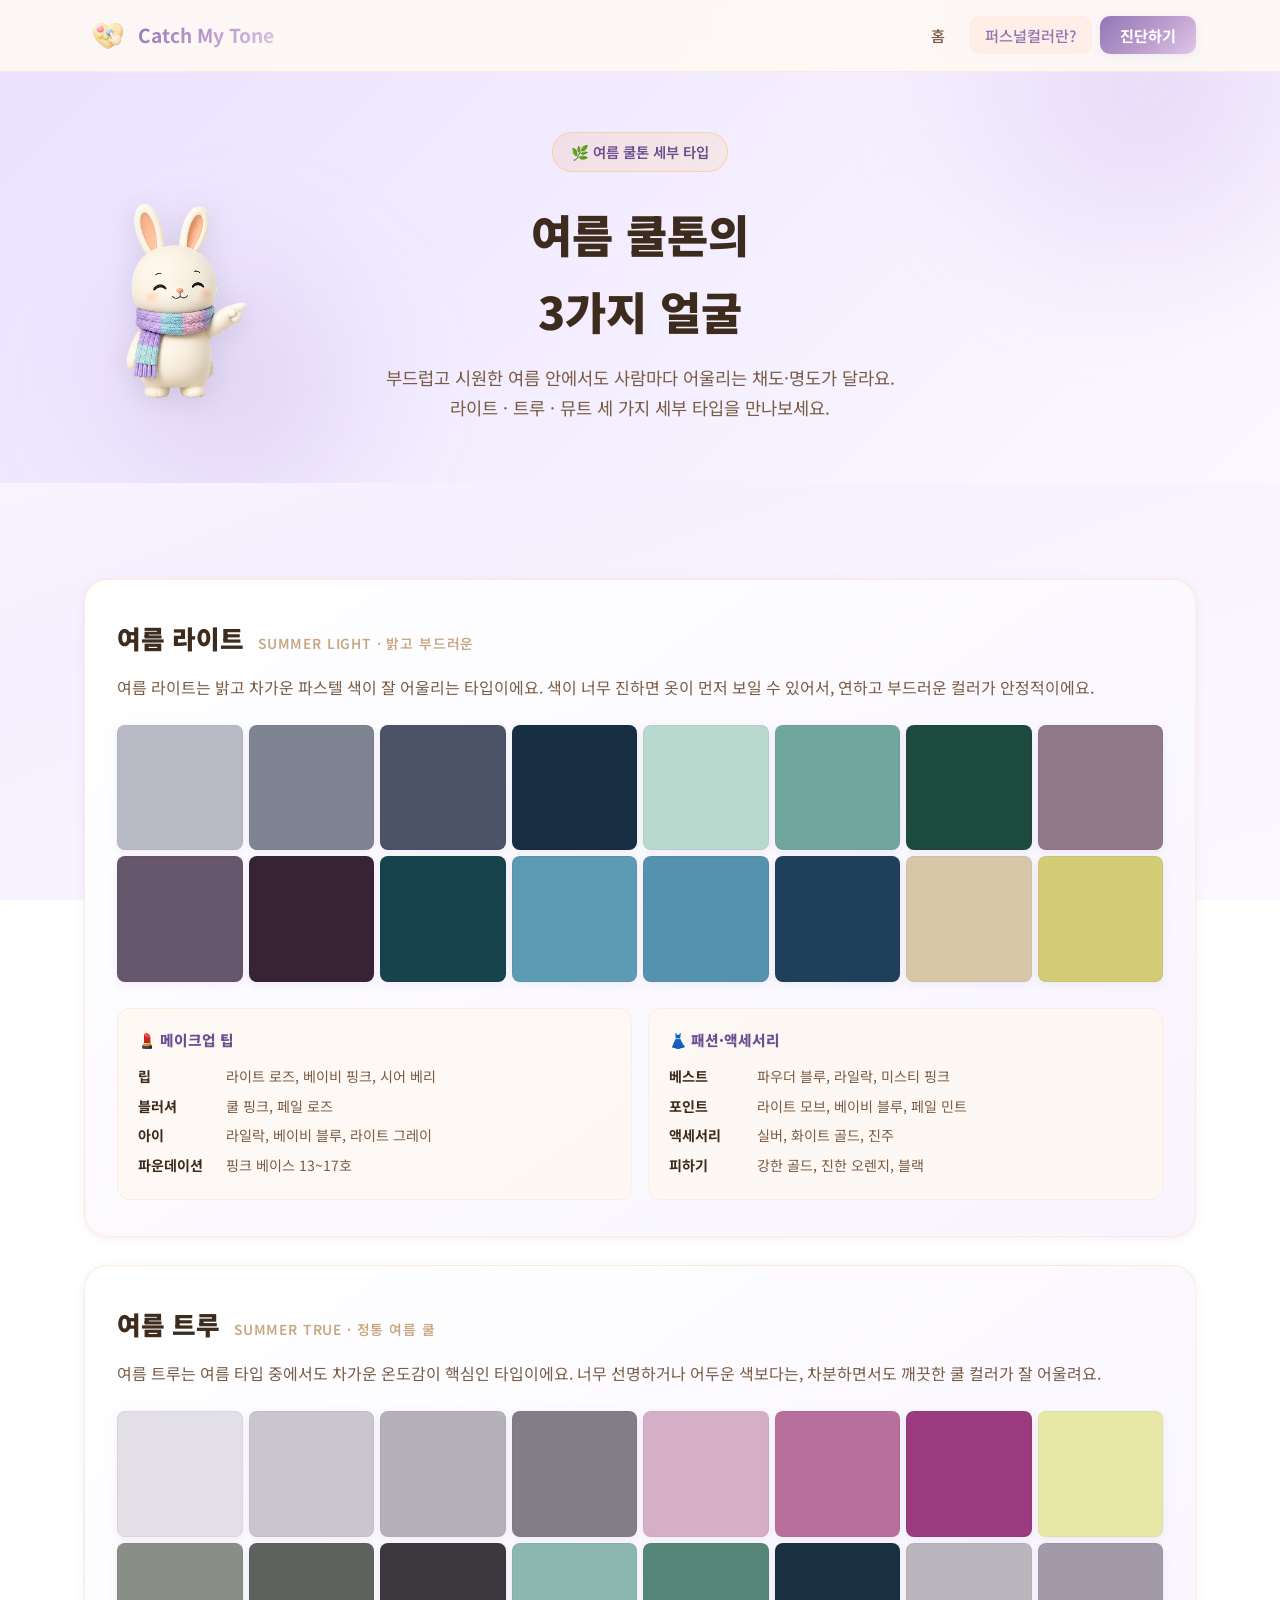
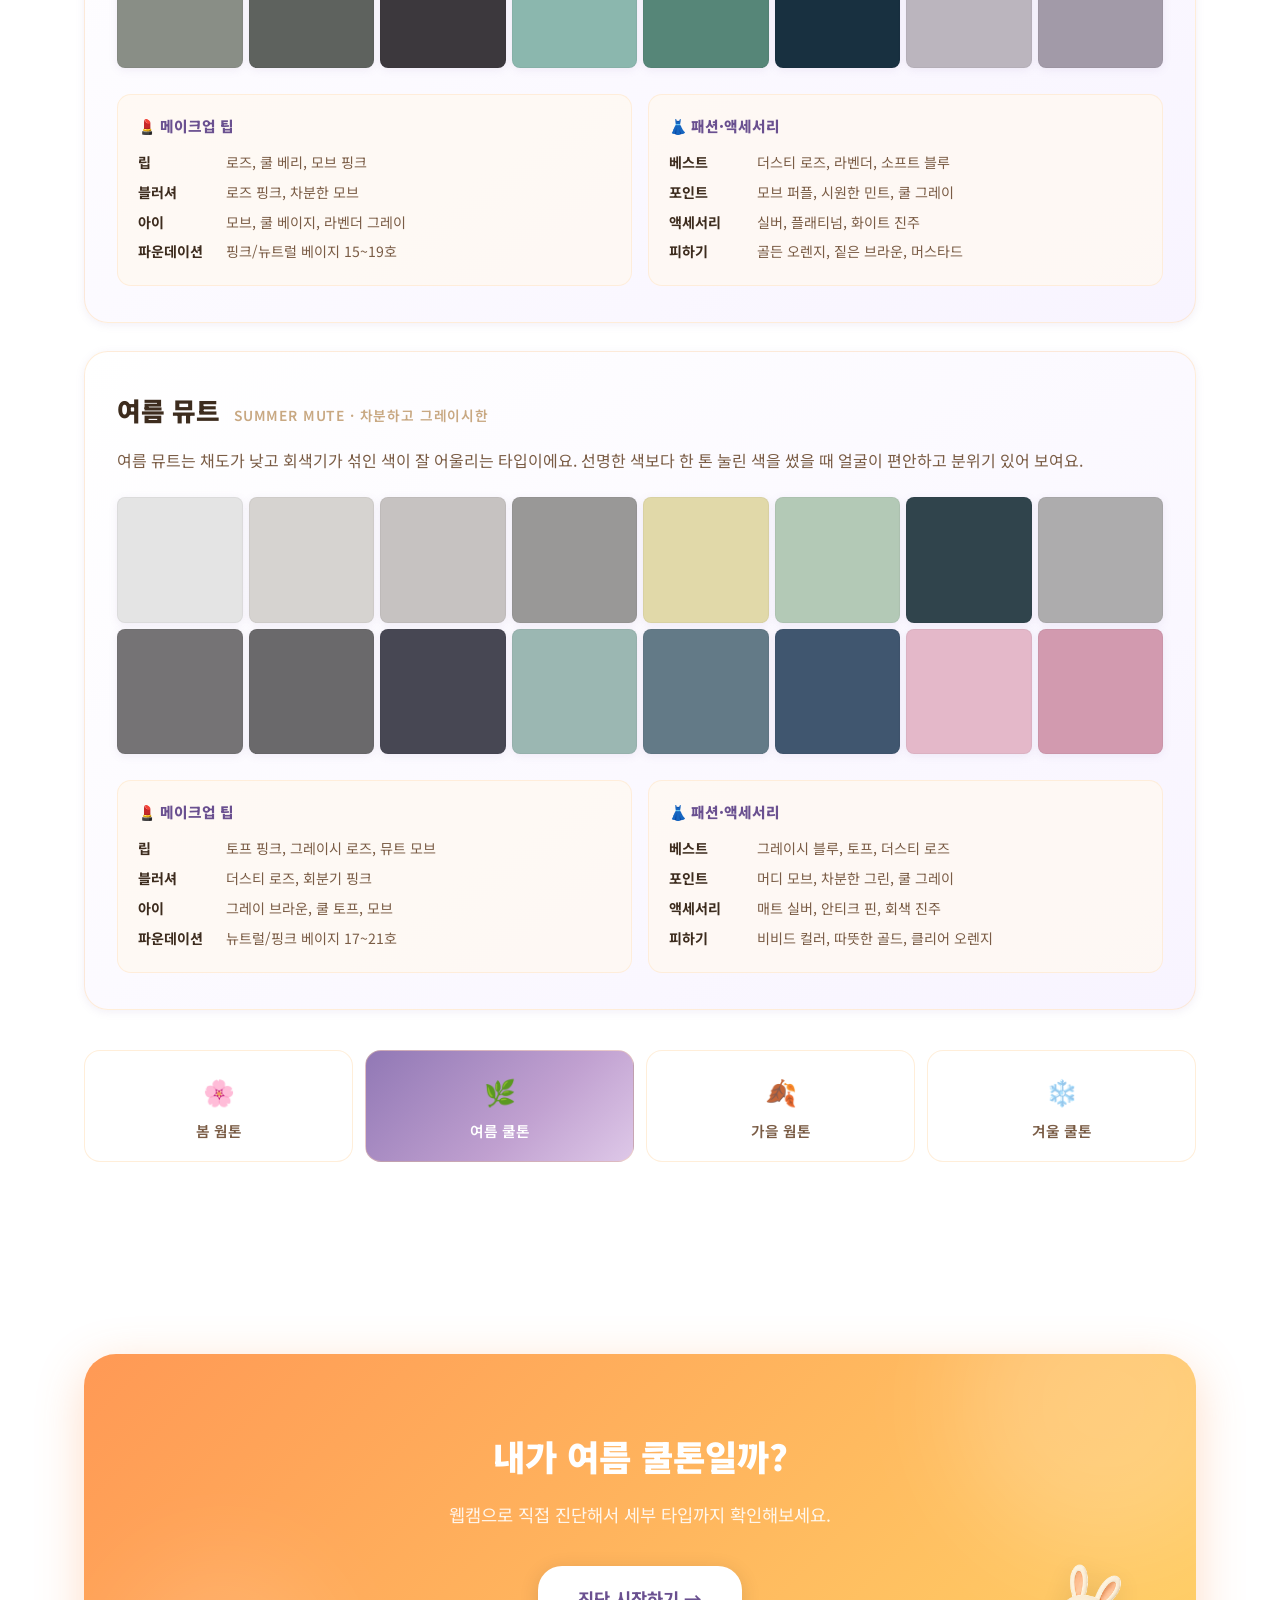
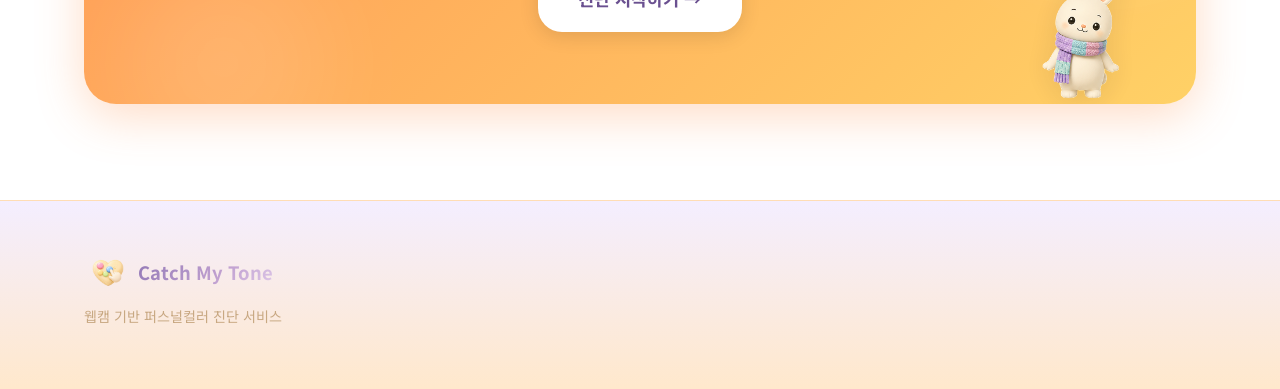
<file: summer.html>
<!DOCTYPE html>
<html lang="ko">
<head>
  <meta charset="UTF-8">
  <meta name="viewport" content="width=device-width, initial-scale=1.0">
  <title>여름 쿨톤 세부 타입 — Catch My Tone</title>
  <link rel="icon" type="image/png" href="images/catch_my_tone_logo.png">
  <link rel="apple-touch-icon" href="images/catch_my_tone_logo.png">
  <link rel="stylesheet" href="css/style.css">
  <link href="https://fonts.googleapis.com/css2?family=Noto+Sans+KR:wght@300;400;500;700;900&display=swap" rel="stylesheet">
</head>
<body data-season="summer">

  <!-- Navigation -->
  <nav class="navbar">
    <div class="container nav-container">
      <a href="index.html" class="logo">
        <img class="logo-icon" src="images/catch_my_tone_logo.png" alt="Catch My Tone">
        <span class="logo-text">Catch My Tone</span>
      </a>
      <ul class="nav-links" id="navLinks">
        <li><a href="index.html" class="nav-link">홈</a></li>
        <li><a href="about.html" class="nav-link active">퍼스널컬러란?</a></li>
        <li><a href="diagnosis.html" class="nav-link nav-btn">진단하기</a></li>
      </ul>
      <button class="nav-toggle" onclick="toggleNav()" aria-label="메뉴 열기">
        <span></span><span></span><span></span>
      </button>
    </div>
  </nav>

  <!-- Page Hero -->
  <section class="page-hero">
    <div class="hero-blob blob-1"></div>
    <div class="hero-blob blob-2"></div>
    <div class="container">
      <div class="hero-badge">🌿 여름 쿨톤 세부 타입</div>
      <h1>여름 쿨톤의<br>3가지 얼굴</h1>
      <p>부드럽고 시원한 여름 안에서도 사람마다 어울리는 채도·명도가 달라요.<br>
         라이트 · 트루 · 뮤트 세 가지 세부 타입을 만나보세요.</p>
      <img src="images/bunny/여름토끼.png" alt="" class="bunny-img bunny-hero" style="right:auto; left:8%;">
    </div>
  </section>

  <!-- Subtypes -->
  <section class="section">
    <div class="container">

      <!-- 여름 라이트 -->
      <div class="subtype-card">
        <div class="subtype-header">
          <span class="subtype-name">여름 라이트</span>
          <span class="subtype-sub">Summer Light · 밝고 부드러운</span>
        </div>
        <p class="subtype-desc">
          여름 라이트는 밝고 차가운 파스텔 색이 잘 어울리는 타입이에요.
          색이 너무 진하면 옷이 먼저 보일 수 있어서, 연하고 부드러운 컬러가 안정적이에요.
        </p>
        <div class="palette-16">
          <div class="palette-cell" style="background:#B8BBC6;"></div>
          <div class="palette-cell" style="background:#7F8492;"></div>
          <div class="palette-cell" style="background:#4C5367;"></div>
          <div class="palette-cell" style="background:#182E43;"></div>
          <div class="palette-cell" style="background:#B9D8CE;"></div>
          <div class="palette-cell" style="background:#6FA79F;"></div>
          <div class="palette-cell" style="background:#1D4A3F;"></div>
          <div class="palette-cell" style="background:#8F7887;"></div>
          <div class="palette-cell" style="background:#66576C;"></div>
          <div class="palette-cell" style="background:#362334;"></div>
          <div class="palette-cell" style="background:#17434C;"></div>
          <div class="palette-cell" style="background:#5D9AB3;"></div>
          <div class="palette-cell" style="background:#5592AD;"></div>
          <div class="palette-cell" style="background:#1E405B;"></div>
          <div class="palette-cell" style="background:#D6C8A7;"></div>
          <div class="palette-cell" style="background:#D2CC76;"></div>
        </div>
        <div class="subtype-meta-grid">
          <div class="subtype-meta-card">
            <h4>💄 메이크업 팁</h4>
            <ul>
              <li><strong>립</strong> 라이트 로즈, 베이비 핑크, 시어 베리</li>
              <li><strong>블러셔</strong> 쿨 핑크, 페일 로즈</li>
              <li><strong>아이</strong> 라일락, 베이비 블루, 라이트 그레이</li>
              <li><strong>파운데이션</strong> 핑크 베이스 13~17호</li>
            </ul>
          </div>
          <div class="subtype-meta-card">
            <h4>👗 패션·액세서리</h4>
            <ul>
              <li><strong>베스트</strong> 파우더 블루, 라일락, 미스티 핑크</li>
              <li><strong>포인트</strong> 라이트 모브, 베이비 블루, 페일 민트</li>
              <li><strong>액세서리</strong> 실버, 화이트 골드, 진주</li>
              <li><strong>피하기</strong> 강한 골드, 진한 오렌지, 블랙</li>
            </ul>
          </div>
        </div>
      </div>

      <!-- 여름 트루 -->
      <div class="subtype-card">
        <div class="subtype-header">
          <span class="subtype-name">여름 트루</span>
          <span class="subtype-sub">Summer True · 정통 여름 쿨</span>
        </div>
        <p class="subtype-desc">
          여름 트루는 여름 타입 중에서도 차가운 온도감이 핵심인 타입이에요.
          너무 선명하거나 어두운 색보다는, 차분하면서도 깨끗한 쿨 컬러가 잘 어울려요.
        </p>
        <div class="palette-16">
          <div class="palette-cell" style="background:#E2E0E6;"></div>
          <div class="palette-cell" style="background:#C9C6CD;"></div>
          <div class="palette-cell" style="background:#B4B1B8;"></div>
          <div class="palette-cell" style="background:#827E87;"></div>
          <div class="palette-cell" style="background:#D5AEC7;"></div>
          <div class="palette-cell" style="background:#B86F9C;"></div>
          <div class="palette-cell" style="background:#993B7E;"></div>
          <div class="palette-cell" style="background:#E8E8A6;"></div>
          <div class="palette-cell" style="background:#898E86;"></div>
          <div class="palette-cell" style="background:#5E625E;"></div>
          <div class="palette-cell" style="background:#3C383D;"></div>
          <div class="palette-cell" style="background:#8BB7AE;"></div>
          <div class="palette-cell" style="background:#568678;"></div>
          <div class="palette-cell" style="background:#183040;"></div>
          <div class="palette-cell" style="background:#BBB5BE;"></div>
          <div class="palette-cell" style="background:#A29AA8;"></div>
        </div>
        <div class="subtype-meta-grid">
          <div class="subtype-meta-card">
            <h4>💄 메이크업 팁</h4>
            <ul>
              <li><strong>립</strong> 로즈, 쿨 베리, 모브 핑크</li>
              <li><strong>블러셔</strong> 로즈 핑크, 차분한 모브</li>
              <li><strong>아이</strong> 모브, 쿨 베이지, 라벤더 그레이</li>
              <li><strong>파운데이션</strong> 핑크/뉴트럴 베이지 15~19호</li>
            </ul>
          </div>
          <div class="subtype-meta-card">
            <h4>👗 패션·액세서리</h4>
            <ul>
              <li><strong>베스트</strong> 더스티 로즈, 라벤더, 소프트 블루</li>
              <li><strong>포인트</strong> 모브 퍼플, 시원한 민트, 쿨 그레이</li>
              <li><strong>액세서리</strong> 실버, 플래티넘, 화이트 진주</li>
              <li><strong>피하기</strong> 골든 오렌지, 짙은 브라운, 머스타드</li>
            </ul>
          </div>
        </div>
      </div>

      <!-- 여름 뮤트 -->
      <div class="subtype-card">
        <div class="subtype-header">
          <span class="subtype-name">여름 뮤트</span>
          <span class="subtype-sub">Summer Mute · 차분하고 그레이시한</span>
        </div>
        <p class="subtype-desc">
          여름 뮤트는 채도가 낮고 회색기가 섞인 색이 잘 어울리는 타입이에요.
          선명한 색보다 한 톤 눌린 색을 썼을 때 얼굴이 편안하고 분위기 있어 보여요.
        </p>
        <div class="palette-16">
          <div class="palette-cell" style="background:#E4E4E4;"></div>
          <div class="palette-cell" style="background:#D6D3D0;"></div>
          <div class="palette-cell" style="background:#C6C2C1;"></div>
          <div class="palette-cell" style="background:#999897;"></div>
          <div class="palette-cell" style="background:#E1D9A9;"></div>
          <div class="palette-cell" style="background:#B3C9B6;"></div>
          <div class="palette-cell" style="background:#30444C;"></div>
          <div class="palette-cell" style="background:#ADACAD;"></div>
          <div class="palette-cell" style="background:#757375;"></div>
          <div class="palette-cell" style="background:#6A696B;"></div>
          <div class="palette-cell" style="background:#474753;"></div>
          <div class="palette-cell" style="background:#9BB7B2;"></div>
          <div class="palette-cell" style="background:#637A87;"></div>
          <div class="palette-cell" style="background:#40566F;"></div>
          <div class="palette-cell" style="background:#E4B8C9;"></div>
          <div class="palette-cell" style="background:#D29AAF;"></div>
        </div>
        <div class="subtype-meta-grid">
          <div class="subtype-meta-card">
            <h4>💄 메이크업 팁</h4>
            <ul>
              <li><strong>립</strong> 토프 핑크, 그레이시 로즈, 뮤트 모브</li>
              <li><strong>블러셔</strong> 더스티 로즈, 회분기 핑크</li>
              <li><strong>아이</strong> 그레이 브라운, 쿨 토프, 모브</li>
              <li><strong>파운데이션</strong> 뉴트럴/핑크 베이지 17~21호</li>
            </ul>
          </div>
          <div class="subtype-meta-card">
            <h4>👗 패션·액세서리</h4>
            <ul>
              <li><strong>베스트</strong> 그레이시 블루, 토프, 더스티 로즈</li>
              <li><strong>포인트</strong> 머디 모브, 차분한 그린, 쿨 그레이</li>
              <li><strong>액세서리</strong> 매트 실버, 안티크 핀, 회색 진주</li>
              <li><strong>피하기</strong> 비비드 컬러, 따뜻한 골드, 클리어 오렌지</li>
            </ul>
          </div>
        </div>
      </div>

      <!-- Other seasons nav -->
      <div class="other-seasons-nav">
        <a href="spring.html" class="other-season-link">
          <span class="emoji">🌸</span>봄 웜톤
        </a>
        <a href="summer.html" class="other-season-link current">
          <span class="emoji">🌿</span>여름 쿨톤
        </a>
        <a href="autumn.html" class="other-season-link">
          <span class="emoji">🍂</span>가을 웜톤
        </a>
        <a href="winter.html" class="other-season-link">
          <span class="emoji">❄️</span>겨울 쿨톤
        </a>
      </div>

    </div>
  </section>

  <!-- CTA -->
  <section class="section cta-section">
    <div class="container">
      <div class="cta-card">
        <div class="cta-blob cta-blob-1"></div>
        <div class="cta-blob cta-blob-2"></div>
        <h2>내가 여름 쿨톤일까?</h2>
        <p>웹캠으로 직접 진단해서 세부 타입까지 확인해보세요.</p>
        <a href="diagnosis.html" class="btn btn-primary btn-large">진단 시작하기 →</a>
        <img src="images/bunny/여름토끼2.png" alt="" class="bunny-img bunny-cta">
      </div>
    </div>
  </section>

  <!-- Footer -->
  <footer class="footer">
    <div class="container">
      <div class="footer-content">
        <div class="footer-brand">
          <div class="logo" style="margin-bottom:8px;">
            <img class="logo-icon" src="images/catch_my_tone_logo.png" alt="">
            <span class="logo-text">Catch My Tone</span>
          </div>
          <p>웹캠 기반 퍼스널컬러 진단 서비스</p>
        </div>
      </div>
    </div>
  </footer>

  <script src="js/main.js"></script>
</body>
</html>
</file>
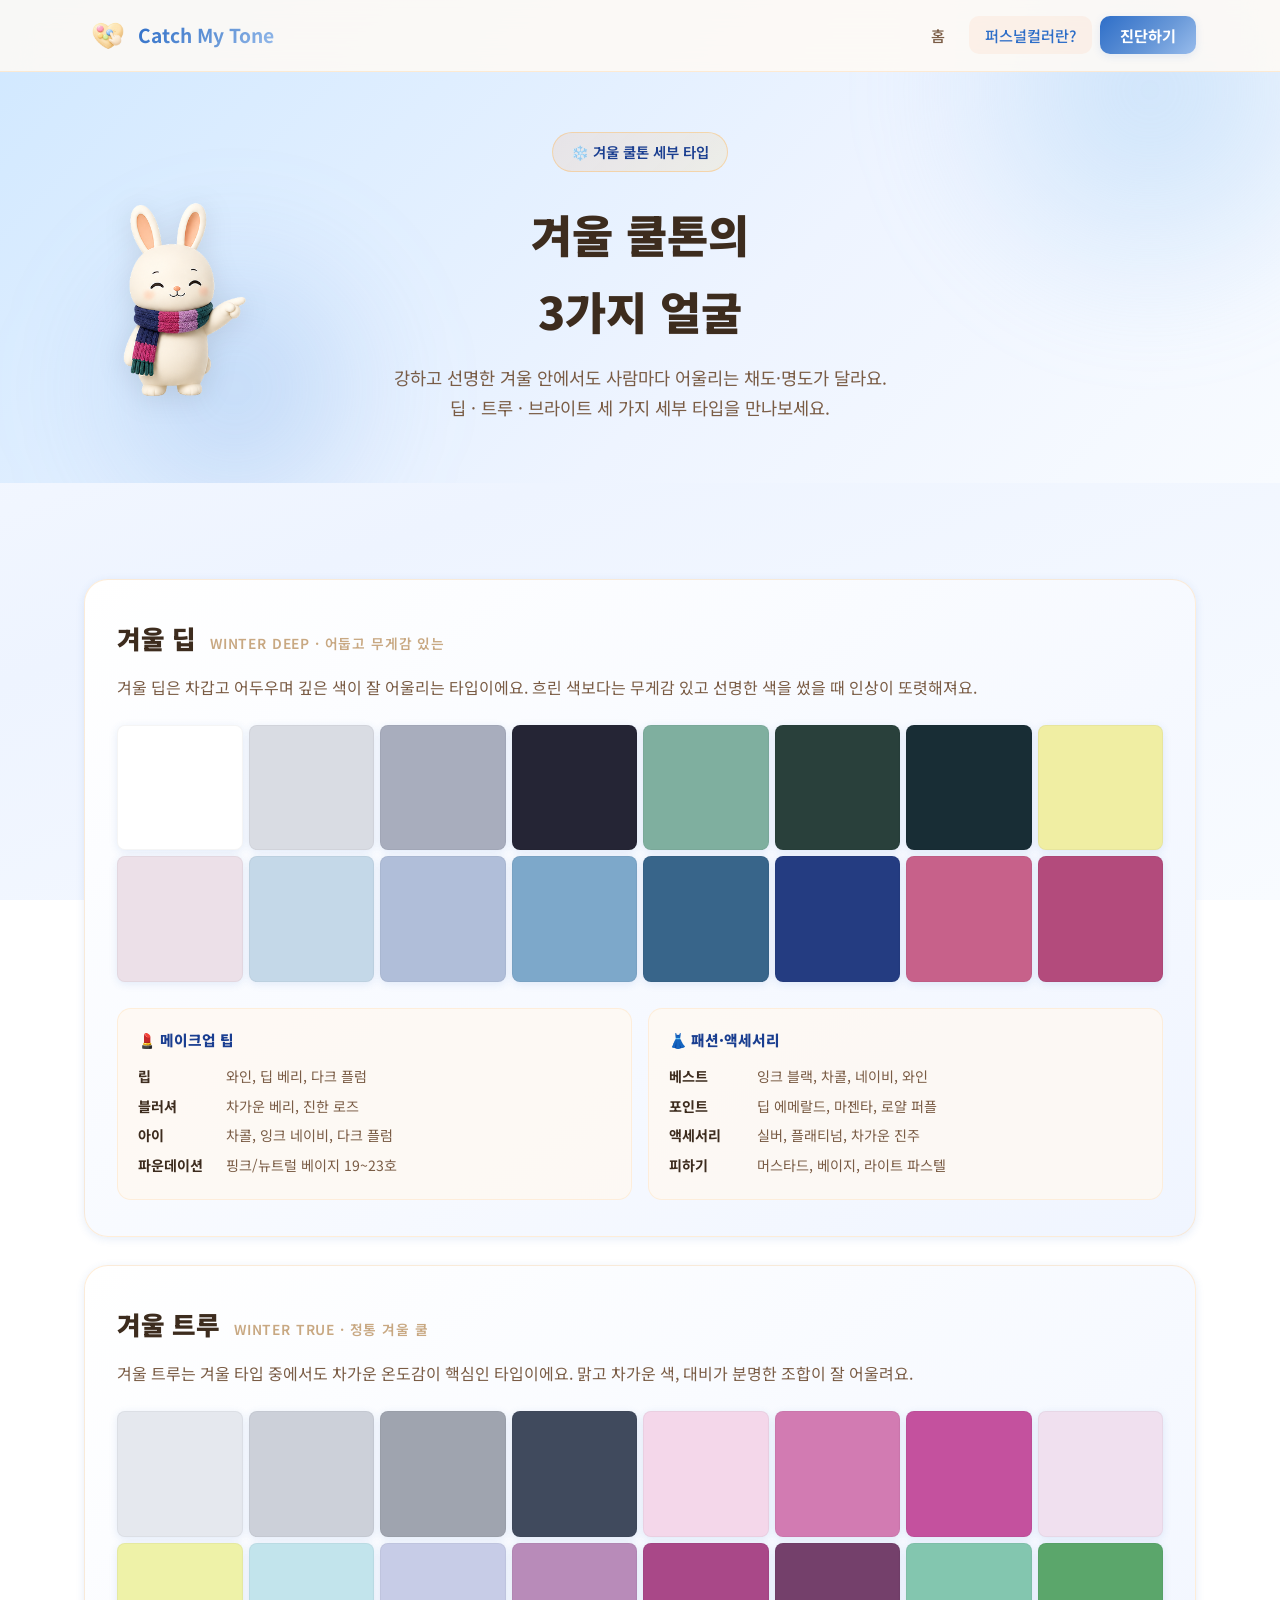
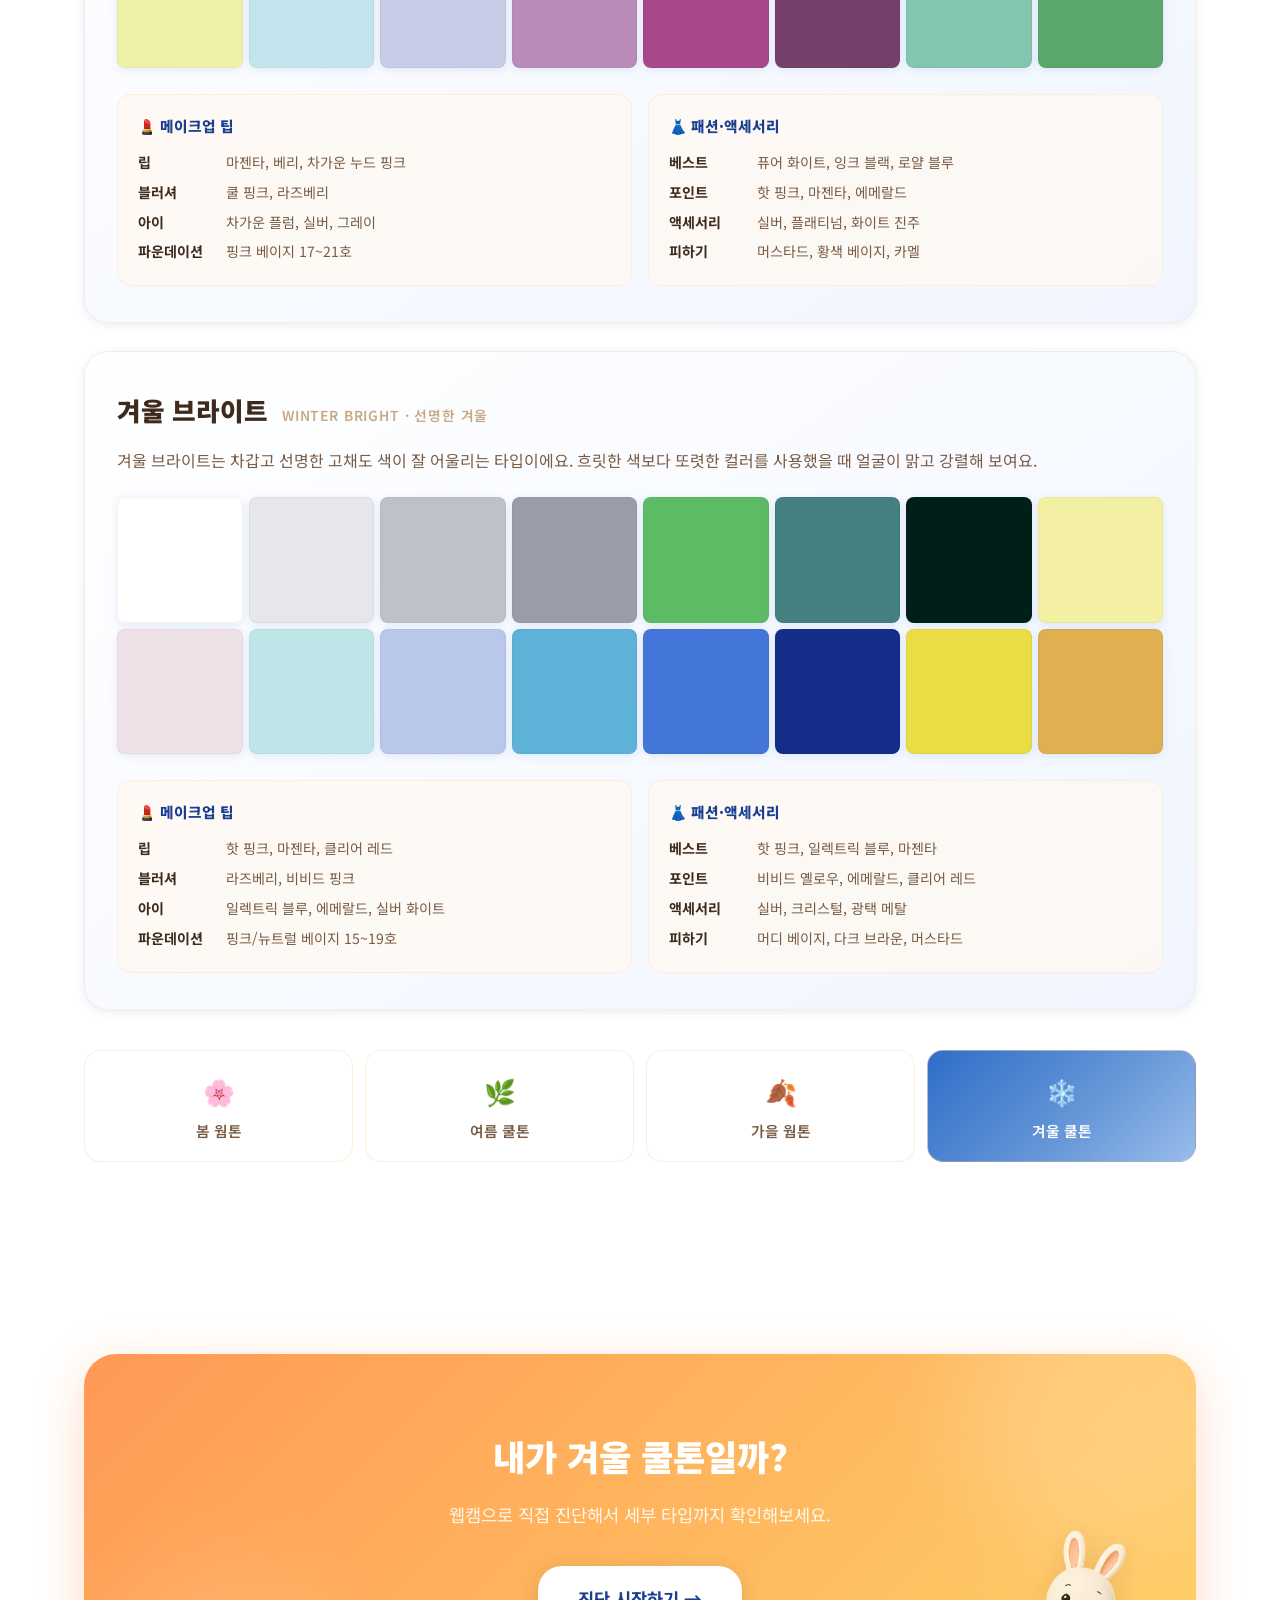
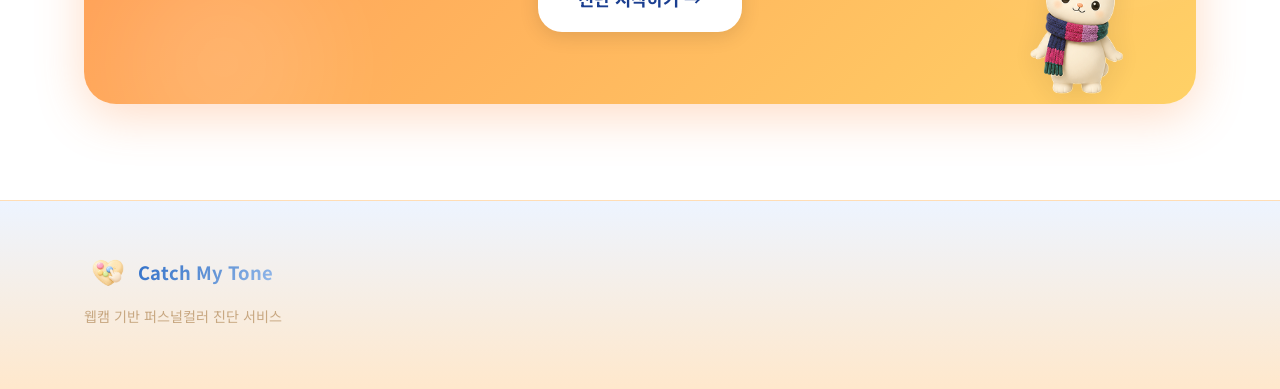
<file: winter.html>
<!DOCTYPE html>
<html lang="ko">
<head>
  <meta charset="UTF-8">
  <meta name="viewport" content="width=device-width, initial-scale=1.0">
  <title>겨울 쿨톤 세부 타입 — Catch My Tone</title>
  <link rel="icon" type="image/png" href="images/catch_my_tone_logo.png">
  <link rel="apple-touch-icon" href="images/catch_my_tone_logo.png">
  <link rel="stylesheet" href="css/style.css">
  <link href="https://fonts.googleapis.com/css2?family=Noto+Sans+KR:wght@300;400;500;700;900&display=swap" rel="stylesheet">
</head>
<body data-season="winter">

  <!-- Navigation -->
  <nav class="navbar">
    <div class="container nav-container">
      <a href="index.html" class="logo">
        <img class="logo-icon" src="images/catch_my_tone_logo.png" alt="Catch My Tone">
        <span class="logo-text">Catch My Tone</span>
      </a>
      <ul class="nav-links" id="navLinks">
        <li><a href="index.html" class="nav-link">홈</a></li>
        <li><a href="about.html" class="nav-link active">퍼스널컬러란?</a></li>
        <li><a href="diagnosis.html" class="nav-link nav-btn">진단하기</a></li>
      </ul>
      <button class="nav-toggle" onclick="toggleNav()" aria-label="메뉴 열기">
        <span></span><span></span><span></span>
      </button>
    </div>
  </nav>

  <!-- Page Hero -->
  <section class="page-hero">
    <div class="hero-blob blob-1"></div>
    <div class="hero-blob blob-2"></div>
    <div class="container">
      <div class="hero-badge">❄️ 겨울 쿨톤 세부 타입</div>
      <h1>겨울 쿨톤의<br>3가지 얼굴</h1>
      <p>강하고 선명한 겨울 안에서도 사람마다 어울리는 채도·명도가 달라요.<br>
         딥 · 트루 · 브라이트 세 가지 세부 타입을 만나보세요.</p>
      <img src="images/bunny/겨울토끼.png" alt="" class="bunny-img bunny-hero" style="right:auto; left:8%;">
    </div>
  </section>

  <!-- Subtypes -->
  <section class="section">
    <div class="container">

      <!-- 겨울 딥 -->
      <div class="subtype-card">
        <div class="subtype-header">
          <span class="subtype-name">겨울 딥</span>
          <span class="subtype-sub">Winter Deep · 어둡고 무게감 있는</span>
        </div>
        <p class="subtype-desc">
          겨울 딥은 차갑고 어두우며 깊은 색이 잘 어울리는 타입이에요.
          흐린 색보다는 무게감 있고 선명한 색을 썼을 때 인상이 또렷해져요.
        </p>
        <div class="palette-16">
          <div class="palette-cell" style="background:#FFFFFF;"></div>
          <div class="palette-cell" style="background:#D9DCE3;"></div>
          <div class="palette-cell" style="background:#A8ADBD;"></div>
          <div class="palette-cell" style="background:#252535;"></div>
          <div class="palette-cell" style="background:#7FAF9F;"></div>
          <div class="palette-cell" style="background:#29403B;"></div>
          <div class="palette-cell" style="background:#182D35;"></div>
          <div class="palette-cell" style="background:#F0EEA3;"></div>
          <div class="palette-cell" style="background:#ECE0E8;"></div>
          <div class="palette-cell" style="background:#C4D8E8;"></div>
          <div class="palette-cell" style="background:#B0BED9;"></div>
          <div class="palette-cell" style="background:#7DA8CA;"></div>
          <div class="palette-cell" style="background:#38658A;"></div>
          <div class="palette-cell" style="background:#243C81;"></div>
          <div class="palette-cell" style="background:#C7618A;"></div>
          <div class="palette-cell" style="background:#B34B7C;"></div>
        </div>
        <div class="subtype-meta-grid">
          <div class="subtype-meta-card">
            <h4>💄 메이크업 팁</h4>
            <ul>
              <li><strong>립</strong> 와인, 딥 베리, 다크 플럼</li>
              <li><strong>블러셔</strong> 차가운 베리, 진한 로즈</li>
              <li><strong>아이</strong> 차콜, 잉크 네이비, 다크 플럼</li>
              <li><strong>파운데이션</strong> 핑크/뉴트럴 베이지 19~23호</li>
            </ul>
          </div>
          <div class="subtype-meta-card">
            <h4>👗 패션·액세서리</h4>
            <ul>
              <li><strong>베스트</strong> 잉크 블랙, 차콜, 네이비, 와인</li>
              <li><strong>포인트</strong> 딥 에메랄드, 마젠타, 로얄 퍼플</li>
              <li><strong>액세서리</strong> 실버, 플래티넘, 차가운 진주</li>
              <li><strong>피하기</strong> 머스타드, 베이지, 라이트 파스텔</li>
            </ul>
          </div>
        </div>
      </div>

      <!-- 겨울 트루 -->
      <div class="subtype-card">
        <div class="subtype-header">
          <span class="subtype-name">겨울 트루</span>
          <span class="subtype-sub">Winter True · 정통 겨울 쿨</span>
        </div>
        <p class="subtype-desc">
          겨울 트루는 겨울 타입 중에서도 차가운 온도감이 핵심인 타입이에요.
          맑고 차가운 색, 대비가 분명한 조합이 잘 어울려요.
        </p>
        <div class="palette-16">
          <div class="palette-cell" style="background:#E5E8EE;"></div>
          <div class="palette-cell" style="background:#CCD0D9;"></div>
          <div class="palette-cell" style="background:#9FA4AF;"></div>
          <div class="palette-cell" style="background:#404A5D;"></div>
          <div class="palette-cell" style="background:#F4D7EA;"></div>
          <div class="palette-cell" style="background:#D27BB2;"></div>
          <div class="palette-cell" style="background:#C4519E;"></div>
          <div class="palette-cell" style="background:#F0E0EF;"></div>
          <div class="palette-cell" style="background:#EEF2A8;"></div>
          <div class="palette-cell" style="background:#C2E4EC;"></div>
          <div class="palette-cell" style="background:#C7CCE7;"></div>
          <div class="palette-cell" style="background:#B88BB9;"></div>
          <div class="palette-cell" style="background:#A94888;"></div>
          <div class="palette-cell" style="background:#74406B;"></div>
          <div class="palette-cell" style="background:#83C6AF;"></div>
          <div class="palette-cell" style="background:#5BA66B;"></div>
        </div>
        <div class="subtype-meta-grid">
          <div class="subtype-meta-card">
            <h4>💄 메이크업 팁</h4>
            <ul>
              <li><strong>립</strong> 마젠타, 베리, 차가운 누드 핑크</li>
              <li><strong>블러셔</strong> 쿨 핑크, 라즈베리</li>
              <li><strong>아이</strong> 차가운 플럼, 실버, 그레이</li>
              <li><strong>파운데이션</strong> 핑크 베이지 17~21호</li>
            </ul>
          </div>
          <div class="subtype-meta-card">
            <h4>👗 패션·액세서리</h4>
            <ul>
              <li><strong>베스트</strong> 퓨어 화이트, 잉크 블랙, 로얄 블루</li>
              <li><strong>포인트</strong> 핫 핑크, 마젠타, 에메랄드</li>
              <li><strong>액세서리</strong> 실버, 플래티넘, 화이트 진주</li>
              <li><strong>피하기</strong> 머스타드, 황색 베이지, 카멜</li>
            </ul>
          </div>
        </div>
      </div>

      <!-- 겨울 브라이트 -->
      <div class="subtype-card">
        <div class="subtype-header">
          <span class="subtype-name">겨울 브라이트</span>
          <span class="subtype-sub">Winter Bright · 선명한 겨울</span>
        </div>
        <p class="subtype-desc">
          겨울 브라이트는 차갑고 선명한 고채도 색이 잘 어울리는 타입이에요.
          흐릿한 색보다 또렷한 컬러를 사용했을 때 얼굴이 맑고 강렬해 보여요.
        </p>
        <div class="palette-16">
          <div class="palette-cell" style="background:#FFFFFF;"></div>
          <div class="palette-cell" style="background:#E6E6EB;"></div>
          <div class="palette-cell" style="background:#BFC1C9;"></div>
          <div class="palette-cell" style="background:#999DAA;"></div>
          <div class="palette-cell" style="background:#5DBA65;"></div>
          <div class="palette-cell" style="background:#43807F;"></div>
          <div class="palette-cell" style="background:#001F19;"></div>
          <div class="palette-cell" style="background:#F4F0A3;"></div>
          <div class="palette-cell" style="background:#EFE1E8;"></div>
          <div class="palette-cell" style="background:#BEE6E8;"></div>
          <div class="palette-cell" style="background:#B8C7EA;"></div>
          <div class="palette-cell" style="background:#5EB2D8;"></div>
          <div class="palette-cell" style="background:#4476D9;"></div>
          <div class="palette-cell" style="background:#142D88;"></div>
          <div class="palette-cell" style="background:#E9DC45;"></div>
          <div class="palette-cell" style="background:#DFAF50;"></div>
        </div>
        <div class="subtype-meta-grid">
          <div class="subtype-meta-card">
            <h4>💄 메이크업 팁</h4>
            <ul>
              <li><strong>립</strong> 핫 핑크, 마젠타, 클리어 레드</li>
              <li><strong>블러셔</strong> 라즈베리, 비비드 핑크</li>
              <li><strong>아이</strong> 일렉트릭 블루, 에메랄드, 실버 화이트</li>
              <li><strong>파운데이션</strong> 핑크/뉴트럴 베이지 15~19호</li>
            </ul>
          </div>
          <div class="subtype-meta-card">
            <h4>👗 패션·액세서리</h4>
            <ul>
              <li><strong>베스트</strong> 핫 핑크, 일렉트릭 블루, 마젠타</li>
              <li><strong>포인트</strong> 비비드 옐로우, 에메랄드, 클리어 레드</li>
              <li><strong>액세서리</strong> 실버, 크리스털, 광택 메탈</li>
              <li><strong>피하기</strong> 머디 베이지, 다크 브라운, 머스타드</li>
            </ul>
          </div>
        </div>
      </div>

      <!-- Other seasons nav -->
      <div class="other-seasons-nav">
        <a href="spring.html" class="other-season-link">
          <span class="emoji">🌸</span>봄 웜톤
        </a>
        <a href="summer.html" class="other-season-link">
          <span class="emoji">🌿</span>여름 쿨톤
        </a>
        <a href="autumn.html" class="other-season-link">
          <span class="emoji">🍂</span>가을 웜톤
        </a>
        <a href="winter.html" class="other-season-link current">
          <span class="emoji">❄️</span>겨울 쿨톤
        </a>
      </div>

    </div>
  </section>

  <!-- CTA -->
  <section class="section cta-section">
    <div class="container">
      <div class="cta-card">
        <div class="cta-blob cta-blob-1"></div>
        <div class="cta-blob cta-blob-2"></div>
        <h2>내가 겨울 쿨톤일까?</h2>
        <p>웹캠으로 직접 진단해서 세부 타입까지 확인해보세요.</p>
        <a href="diagnosis.html" class="btn btn-primary btn-large">진단 시작하기 →</a>
        <img src="images/bunny/겨울토끼2.png" alt="" class="bunny-img bunny-cta">
      </div>
    </div>
  </section>

  <!-- Footer -->
  <footer class="footer">
    <div class="container">
      <div class="footer-content">
        <div class="footer-brand">
          <div class="logo" style="margin-bottom:8px;">
            <img class="logo-icon" src="images/catch_my_tone_logo.png" alt="">
            <span class="logo-text">Catch My Tone</span>
          </div>
          <p>웹캠 기반 퍼스널컬러 진단 서비스</p>
        </div>
      </div>
    </div>
  </footer>

  <script src="js/main.js"></script>
</body>
</html>
</file>
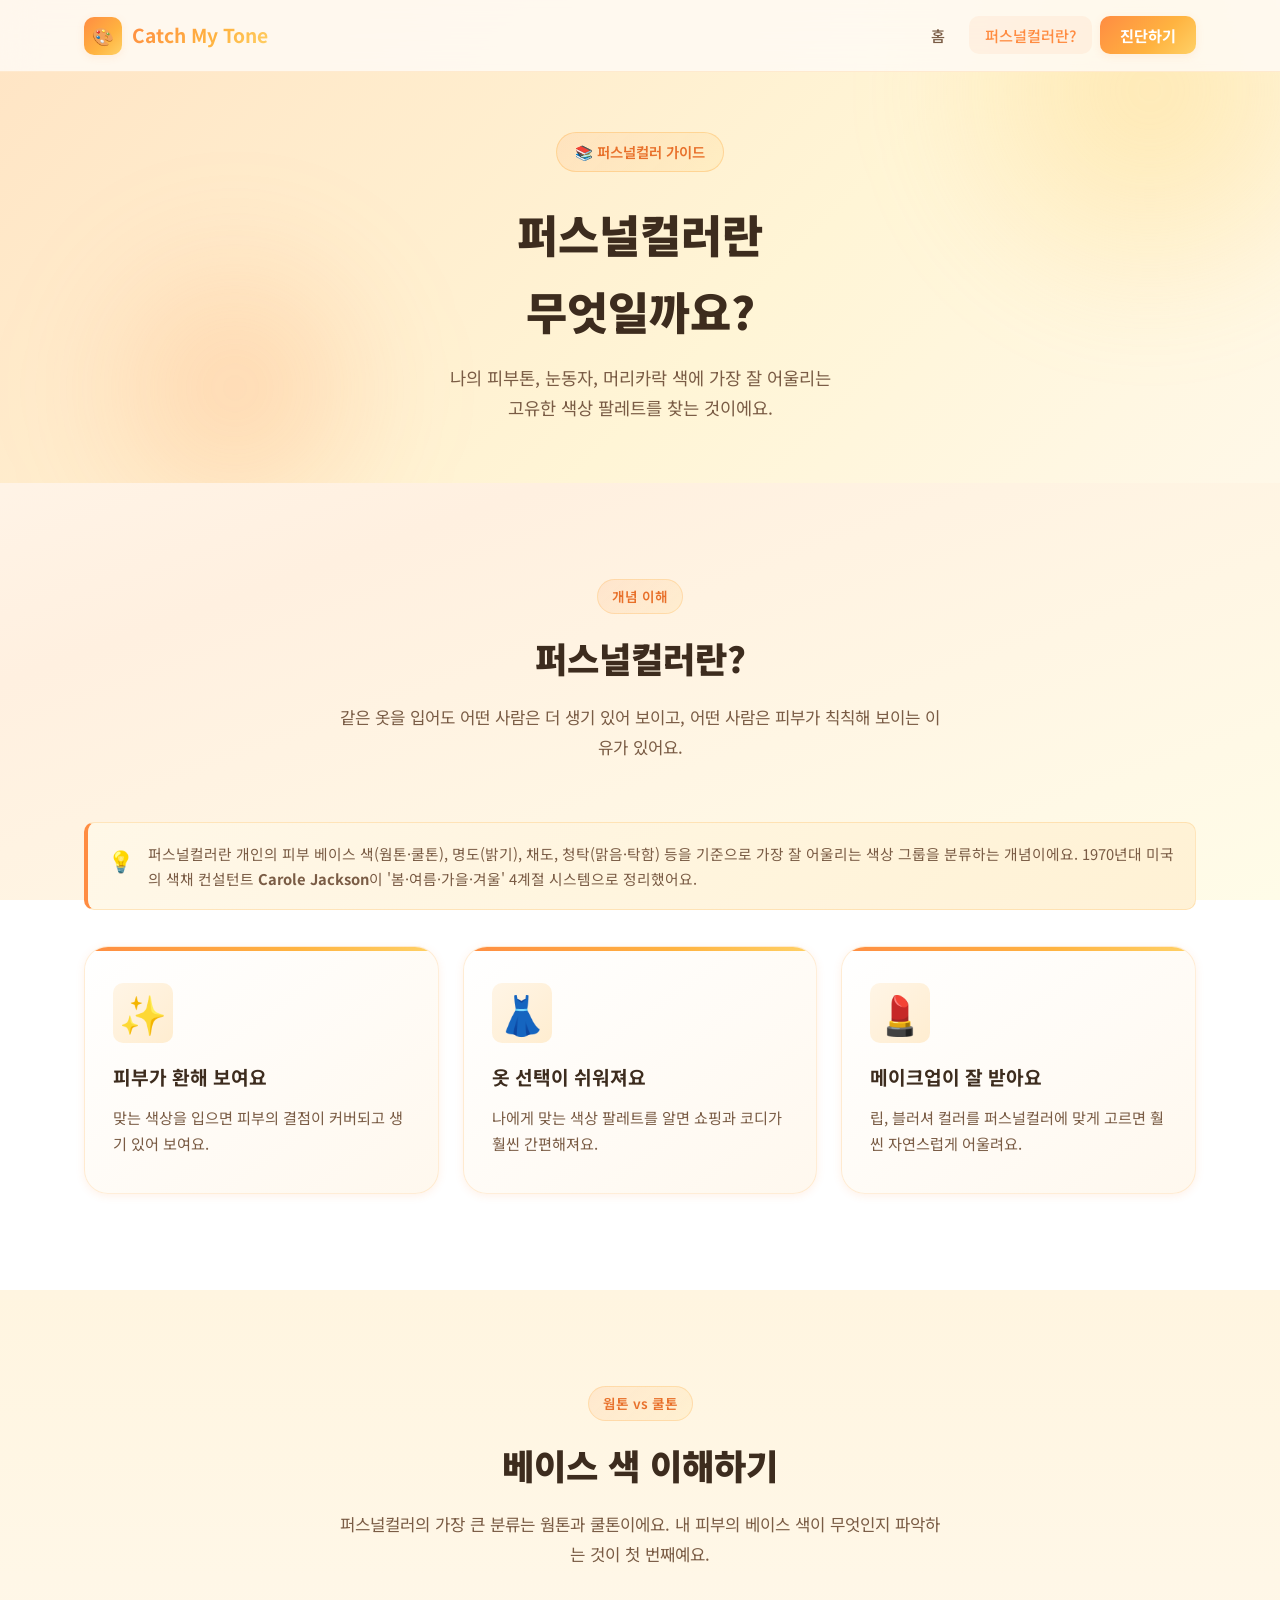
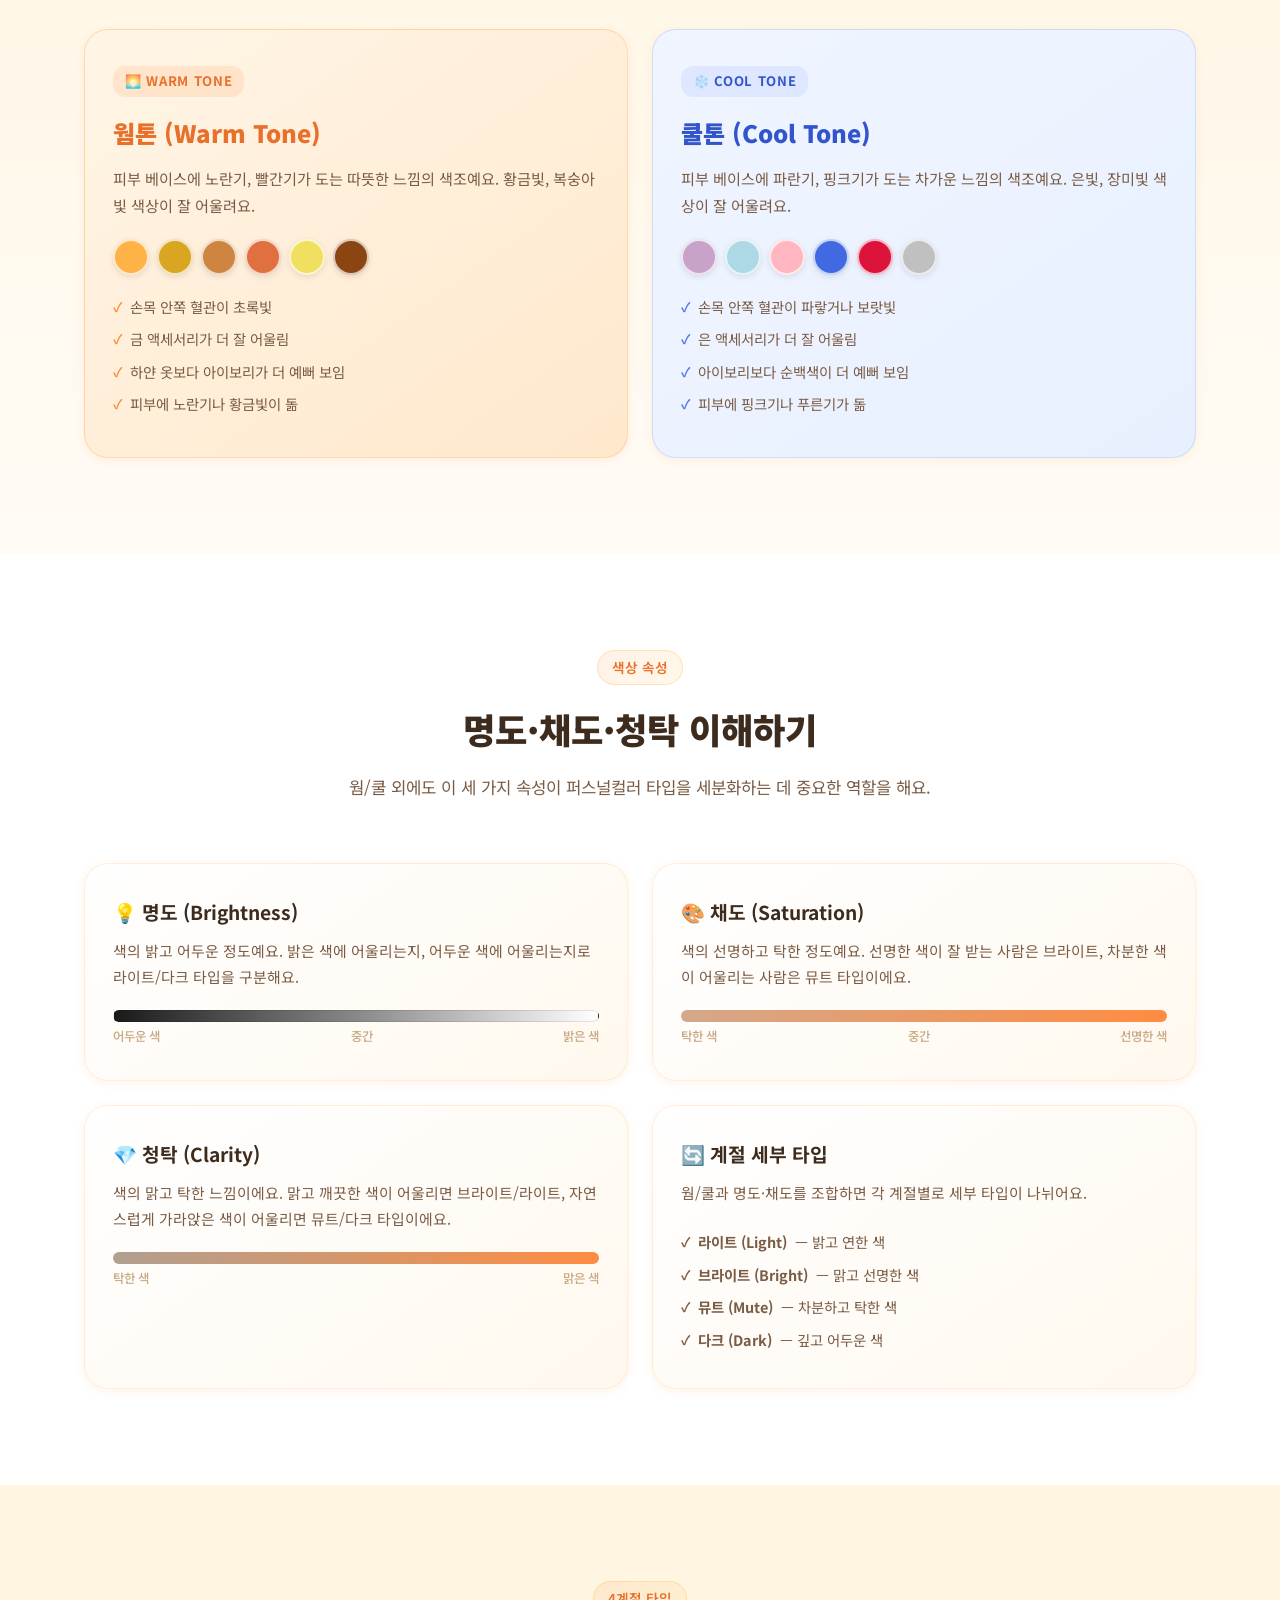
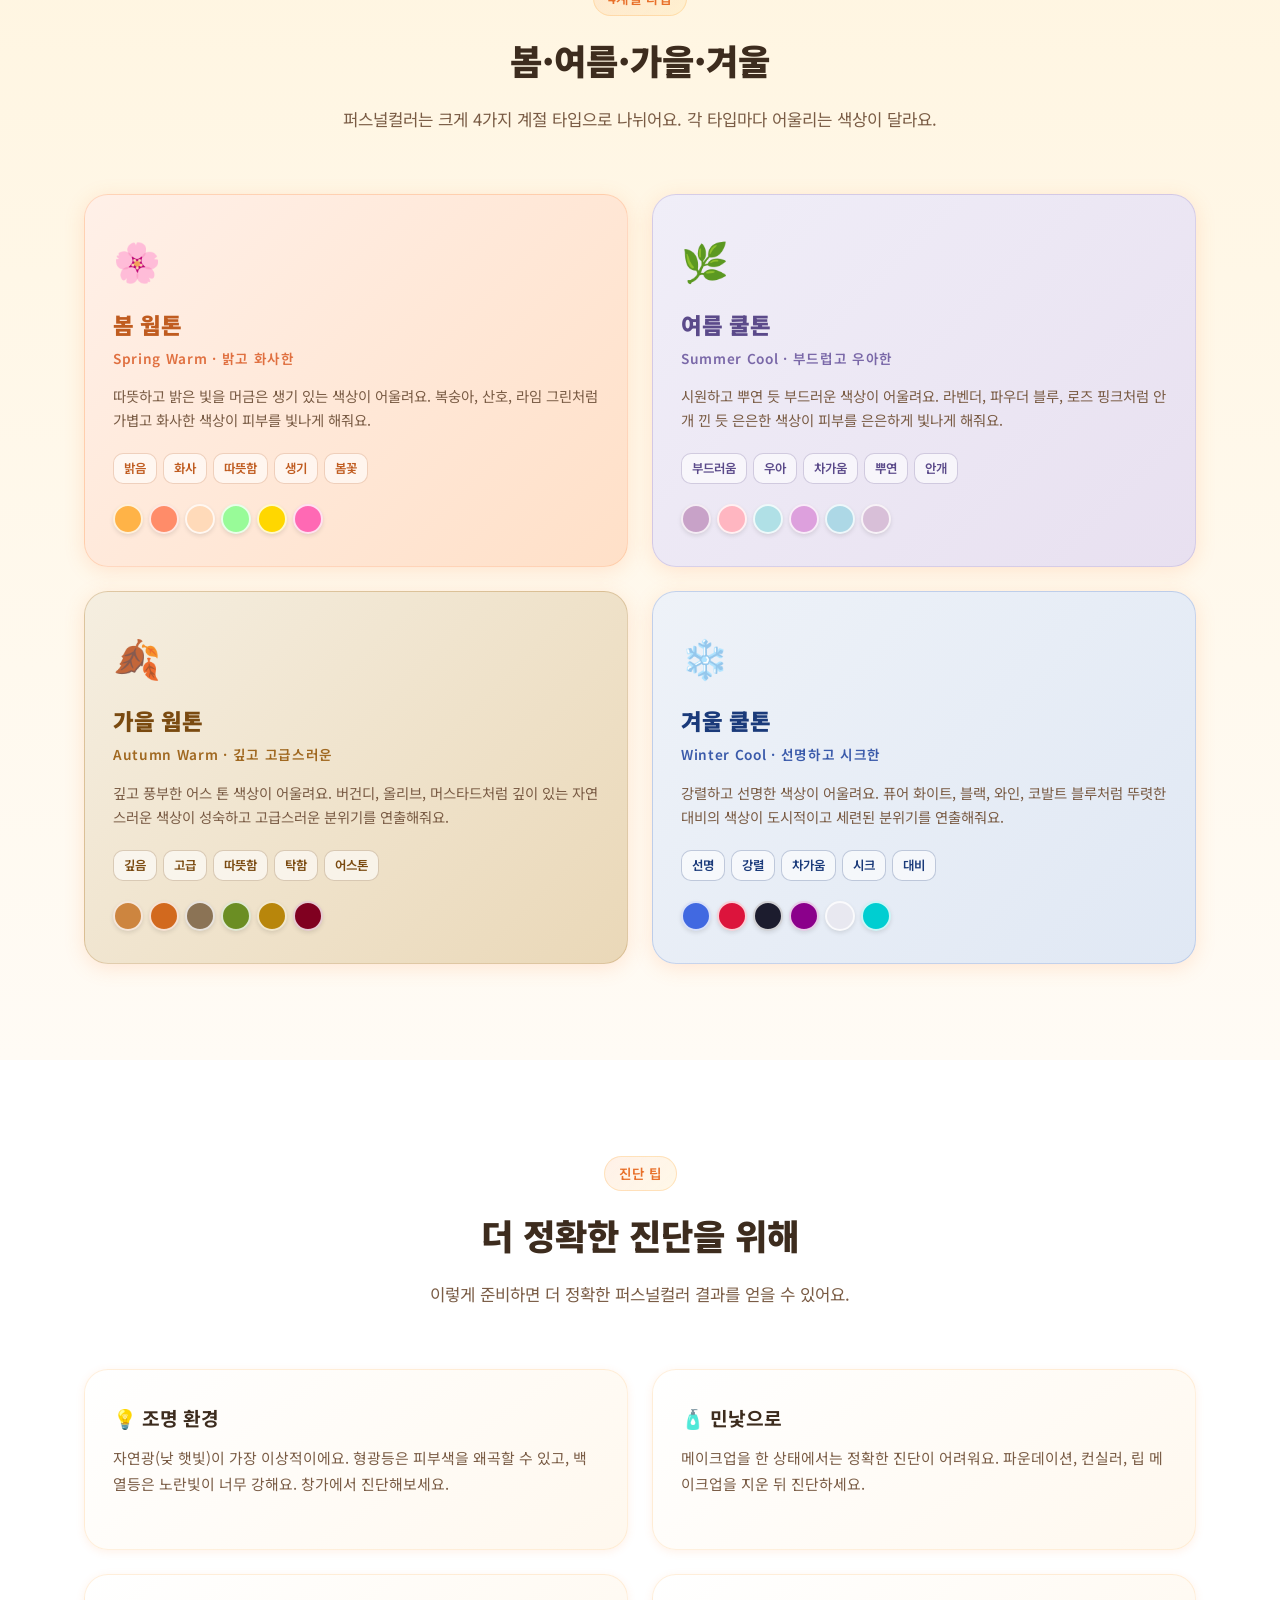
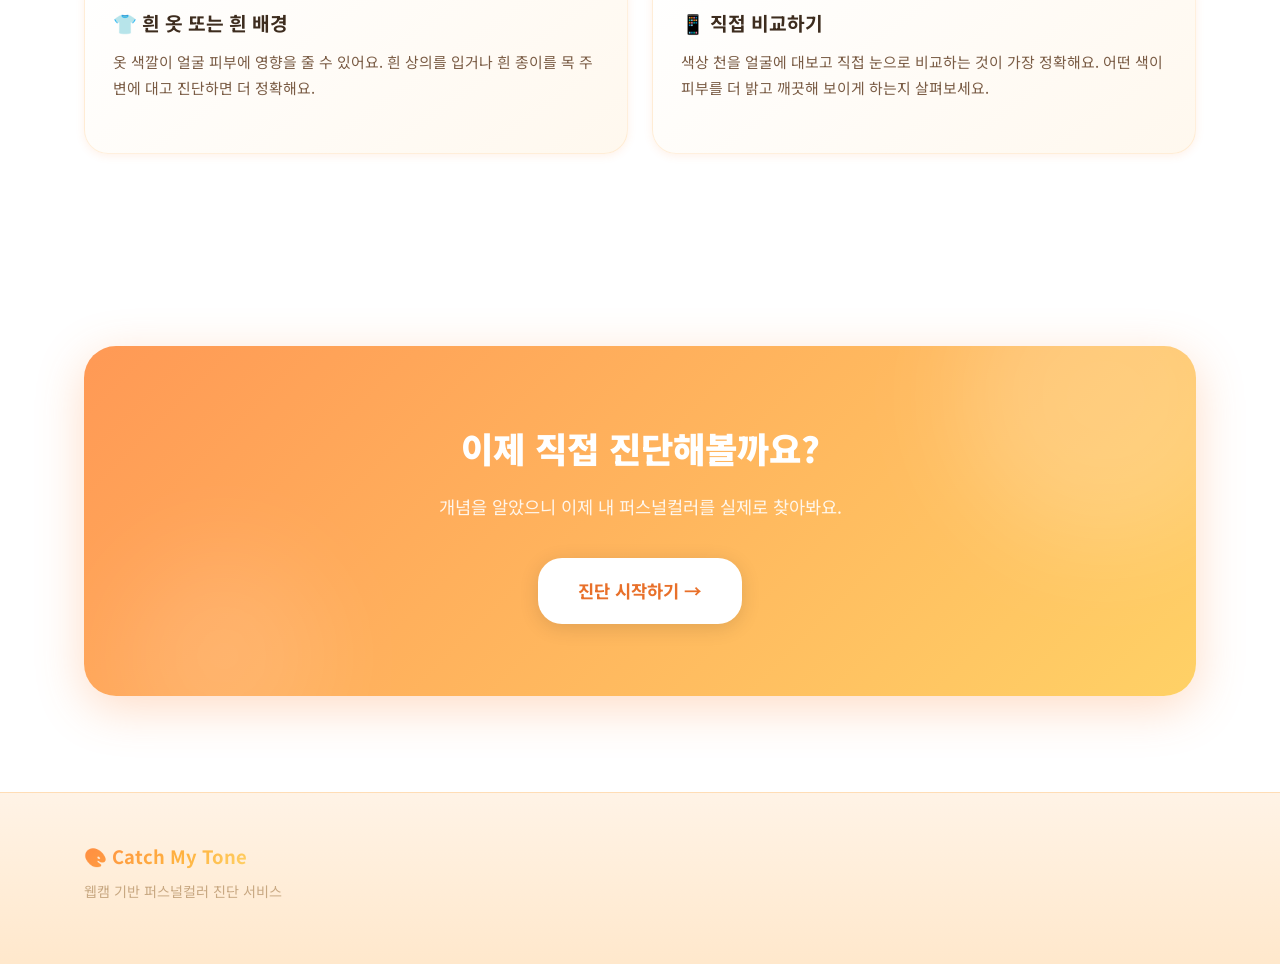
<file: App/about.html>
<!DOCTYPE html>
<html lang="ko">
<head>
  <meta charset="UTF-8">
  <meta name="viewport" content="width=device-width, initial-scale=1.0">
  <title>퍼스널컬러란? — Catch My Tone</title>
  <link rel="stylesheet" href="css/style.css">
  <link href="https://fonts.googleapis.com/css2?family=Noto+Sans+KR:wght@300;400;500;700;900&display=swap" rel="stylesheet">
</head>
<body>

  <!-- Navigation -->
  <nav class="navbar">
    <div class="container nav-container">
      <a href="index.html" class="logo">
        <div class="logo-icon">🎨</div>
        <span class="logo-text">Catch My Tone</span>
      </a>
      <ul class="nav-links" id="navLinks">
        <li><a href="index.html" class="nav-link">홈</a></li>
        <li><a href="about.html" class="nav-link active">퍼스널컬러란?</a></li>
        <li><a href="diagnosis.html" class="nav-link nav-btn">진단하기</a></li>
      </ul>
      <button class="nav-toggle" onclick="toggleNav()" aria-label="메뉴 열기">
        <span></span><span></span><span></span>
      </button>
    </div>
  </nav>

  <!-- Page Hero -->
  <section class="page-hero">
    <div class="hero-blob blob-1"></div>
    <div class="hero-blob blob-2"></div>
    <div class="container">
      <div class="hero-badge">📚 퍼스널컬러 가이드</div>
      <h1>퍼스널컬러란<br>무엇일까요?</h1>
      <p>나의 피부톤, 눈동자, 머리카락 색에 가장 잘 어울리는<br>고유한 색상 팔레트를 찾는 것이에요.</p>
    </div>
  </section>

  <!-- What is Personal Color -->
  <section class="section">
    <div class="container">
      <div class="section-header">
        <span class="section-tag">개념 이해</span>
        <h2>퍼스널컬러란?</h2>
        <p>같은 옷을 입어도 어떤 사람은 더 생기 있어 보이고, 어떤 사람은 피부가 칙칙해 보이는 이유가 있어요.</p>
      </div>
      <div class="info-box">
        <div class="info-box-icon">💡</div>
        <p>
          퍼스널컬러란 개인의 피부 베이스 색(웜톤·쿨톤), 명도(밝기), 채도, 청탁(맑음·탁함) 등을 기준으로
          가장 잘 어울리는 색상 그룹을 분류하는 개념이에요. 1970년대 미국의 색채 컨설턴트
          <strong>Carole Jackson</strong>이 '봄·여름·가을·겨울' 4계절 시스템으로 정리했어요.
        </p>
      </div>
      <div class="features-grid" style="margin-top:36px;">
        <div class="feature-card">
          <div class="feature-icon">✨</div>
          <h3>피부가 환해 보여요</h3>
          <p>맞는 색상을 입으면 피부의 결점이 커버되고 생기 있어 보여요.</p>
        </div>
        <div class="feature-card">
          <div class="feature-icon">👗</div>
          <h3>옷 선택이 쉬워져요</h3>
          <p>나에게 맞는 색상 팔레트를 알면 쇼핑과 코디가 훨씬 간편해져요.</p>
        </div>
        <div class="feature-card">
          <div class="feature-icon">💄</div>
          <h3>메이크업이 잘 받아요</h3>
          <p>립, 블러셔 컬러를 퍼스널컬러에 맞게 고르면 훨씬 자연스럽게 어울려요.</p>
        </div>
      </div>
    </div>
  </section>

  <!-- Warm vs Cool -->
  <section class="section section-alt">
    <div class="container">
      <div class="section-header">
        <span class="section-tag">웜톤 vs 쿨톤</span>
        <h2>베이스 색 이해하기</h2>
        <p>퍼스널컬러의 가장 큰 분류는 웜톤과 쿨톤이에요. 내 피부의 베이스 색이 무엇인지 파악하는 것이 첫 번째예요.</p>
      </div>
      <div class="tone-compare">
        <div class="tone-card warm">
          <span class="tone-label">🌅 WARM TONE</span>
          <h3>웜톤 (Warm Tone)</h3>
          <p>피부 베이스에 노란기, 빨간기가 도는 따뜻한 느낌의 색조예요. 황금빛, 복숭아빛 색상이 잘 어울려요.</p>
          <div class="tone-swatches">
            <div class="swatch" style="background:#FFB347;" title="복숭아"></div>
            <div class="swatch" style="background:#DAA520;" title="골드"></div>
            <div class="swatch" style="background:#CD853F;" title="브라운"></div>
            <div class="swatch" style="background:#E07040;" title="코랄"></div>
            <div class="swatch" style="background:#F0E060;" title="옐로우"></div>
            <div class="swatch" style="background:#8B4513;" title="다크 브라운"></div>
          </div>
          <ul class="tone-list">
            <li>손목 안쪽 혈관이 초록빛</li>
            <li>금 액세서리가 더 잘 어울림</li>
            <li>하얀 옷보다 아이보리가 더 예뻐 보임</li>
            <li>피부에 노란기나 황금빛이 돎</li>
          </ul>
        </div>
        <div class="tone-card cool">
          <span class="tone-label">❄️ COOL TONE</span>
          <h3>쿨톤 (Cool Tone)</h3>
          <p>피부 베이스에 파란기, 핑크기가 도는 차가운 느낌의 색조예요. 은빛, 장미빛 색상이 잘 어울려요.</p>
          <div class="tone-swatches">
            <div class="swatch" style="background:#C8A2C8;" title="라벤더"></div>
            <div class="swatch" style="background:#ADD8E6;" title="베이비 블루"></div>
            <div class="swatch" style="background:#FFB6C1;" title="베이비 핑크"></div>
            <div class="swatch" style="background:#4169E1;" title="로얄 블루"></div>
            <div class="swatch" style="background:#DC143C;" title="크림슨"></div>
            <div class="swatch" style="background:#C0C0C0;" title="실버"></div>
          </div>
          <ul class="tone-list">
            <li>손목 안쪽 혈관이 파랗거나 보랏빛</li>
            <li>은 액세서리가 더 잘 어울림</li>
            <li>아이보리보다 순백색이 더 예뻐 보임</li>
            <li>피부에 핑크기나 푸른기가 돎</li>
          </ul>
        </div>
      </div>
    </div>
  </section>

  <!-- Brightness & Saturation -->
  <section class="section">
    <div class="container">
      <div class="section-header">
        <span class="section-tag">색상 속성</span>
        <h2>명도·채도·청탁 이해하기</h2>
        <p>웜/쿨 외에도 이 세 가지 속성이 퍼스널컬러 타입을 세분화하는 데 중요한 역할을 해요.</p>
      </div>
      <div class="concept-grid">
        <div class="concept-card">
          <h3>💡 명도 (Brightness)</h3>
          <p>색의 밝고 어두운 정도예요. 밝은 색에 어울리는지, 어두운 색에 어울리는지로 라이트/다크 타입을 구분해요.</p>
          <div class="scale-bar brightness-scale"></div>
          <div class="scale-labels"><span>어두운 색</span><span>중간</span><span>밝은 색</span></div>
        </div>
        <div class="concept-card">
          <h3>🎨 채도 (Saturation)</h3>
          <p>색의 선명하고 탁한 정도예요. 선명한 색이 잘 받는 사람은 브라이트, 차분한 색이 어울리는 사람은 뮤트 타입이에요.</p>
          <div class="scale-bar saturation-scale"></div>
          <div class="scale-labels"><span>탁한 색</span><span>중간</span><span>선명한 색</span></div>
        </div>
        <div class="concept-card">
          <h3>💎 청탁 (Clarity)</h3>
          <p>색의 맑고 탁한 느낌이에요. 맑고 깨끗한 색이 어울리면 브라이트/라이트, 자연스럽게 가라앉은 색이 어울리면 뮤트/다크 타입이에요.</p>
          <div class="scale-bar clarity-scale"></div>
          <div class="scale-labels"><span>탁한 색</span><span></span><span>맑은 색</span></div>
        </div>
        <div class="concept-card">
          <h3>🔄 계절 세부 타입</h3>
          <p>웜/쿨과 명도·채도를 조합하면 각 계절별로 세부 타입이 나뉘어요.</p>
          <ul class="tone-list" style="margin-top:8px;">
            <li><strong>라이트 (Light)</strong> — 밝고 연한 색</li>
            <li><strong>브라이트 (Bright)</strong> — 맑고 선명한 색</li>
            <li><strong>뮤트 (Mute)</strong> — 차분하고 탁한 색</li>
            <li><strong>다크 (Dark)</strong> — 깊고 어두운 색</li>
          </ul>
        </div>
      </div>
    </div>
  </section>

  <!-- 4 Seasons -->
  <section class="section section-alt">
    <div class="container">
      <div class="section-header">
        <span class="section-tag">4계절 타입</span>
        <h2>봄·여름·가을·겨울</h2>
        <p>퍼스널컬러는 크게 4가지 계절 타입으로 나뉘어요. 각 타입마다 어울리는 색상이 달라요.</p>
      </div>
      <div class="seasons-grid">
        <div class="season-card spring">
          <div class="season-emoji">🌸</div>
          <div class="season-title">봄 웜톤</div>
          <div class="season-subtitle">Spring Warm · 밝고 화사한</div>
          <p class="season-desc">
            따뜻하고 밝은 빛을 머금은 생기 있는 색상이 어울려요.
            복숭아, 산호, 라임 그린처럼 가볍고 화사한 색상이 피부를 빛나게 해줘요.
          </p>
          <div class="season-keywords">
            <span class="keyword">밝음</span><span class="keyword">화사</span>
            <span class="keyword">따뜻함</span><span class="keyword">생기</span><span class="keyword">봄꽃</span>
          </div>
          <div class="season-swatches">
            <div class="season-swatch" style="background:#FFB347;"></div>
            <div class="season-swatch" style="background:#FF8C69;"></div>
            <div class="season-swatch" style="background:#FFDAB9;"></div>
            <div class="season-swatch" style="background:#98FB98;"></div>
            <div class="season-swatch" style="background:#FFD700;"></div>
            <div class="season-swatch" style="background:#FF69B4;"></div>
          </div>
        </div>
        <div class="season-card summer">
          <div class="season-emoji">🌿</div>
          <div class="season-title">여름 쿨톤</div>
          <div class="season-subtitle">Summer Cool · 부드럽고 우아한</div>
          <p class="season-desc">
            시원하고 뿌연 듯 부드러운 색상이 어울려요.
            라벤더, 파우더 블루, 로즈 핑크처럼 안개 낀 듯 은은한 색상이 피부를 은은하게 빛나게 해줘요.
          </p>
          <div class="season-keywords">
            <span class="keyword">부드러움</span><span class="keyword">우아</span>
            <span class="keyword">차가움</span><span class="keyword">뿌연</span><span class="keyword">안개</span>
          </div>
          <div class="season-swatches">
            <div class="season-swatch" style="background:#C8A2C8;"></div>
            <div class="season-swatch" style="background:#FFB6C1;"></div>
            <div class="season-swatch" style="background:#B0E0E6;"></div>
            <div class="season-swatch" style="background:#DDA0DD;"></div>
            <div class="season-swatch" style="background:#ADD8E6;"></div>
            <div class="season-swatch" style="background:#D8BFD8;"></div>
          </div>
        </div>
        <div class="season-card autumn">
          <div class="season-emoji">🍂</div>
          <div class="season-title">가을 웜톤</div>
          <div class="season-subtitle">Autumn Warm · 깊고 고급스러운</div>
          <p class="season-desc">
            깊고 풍부한 어스 톤 색상이 어울려요.
            버건디, 올리브, 머스타드처럼 깊이 있는 자연스러운 색상이 성숙하고 고급스러운 분위기를 연출해줘요.
          </p>
          <div class="season-keywords">
            <span class="keyword">깊음</span><span class="keyword">고급</span>
            <span class="keyword">따뜻함</span><span class="keyword">탁함</span><span class="keyword">어스톤</span>
          </div>
          <div class="season-swatches">
            <div class="season-swatch" style="background:#CD853F;"></div>
            <div class="season-swatch" style="background:#D2691E;"></div>
            <div class="season-swatch" style="background:#8B7355;"></div>
            <div class="season-swatch" style="background:#6B8E23;"></div>
            <div class="season-swatch" style="background:#B8860B;"></div>
            <div class="season-swatch" style="background:#800020;"></div>
          </div>
        </div>
        <div class="season-card winter">
          <div class="season-emoji">❄️</div>
          <div class="season-title">겨울 쿨톤</div>
          <div class="season-subtitle">Winter Cool · 선명하고 시크한</div>
          <p class="season-desc">
            강렬하고 선명한 색상이 어울려요.
            퓨어 화이트, 블랙, 와인, 코발트 블루처럼 뚜렷한 대비의 색상이 도시적이고 세련된 분위기를 연출해줘요.
          </p>
          <div class="season-keywords">
            <span class="keyword">선명</span><span class="keyword">강렬</span>
            <span class="keyword">차가움</span><span class="keyword">시크</span><span class="keyword">대비</span>
          </div>
          <div class="season-swatches">
            <div class="season-swatch" style="background:#4169E1;"></div>
            <div class="season-swatch" style="background:#DC143C;"></div>
            <div class="season-swatch" style="background:#1C1C2E;"></div>
            <div class="season-swatch" style="background:#8B008B;"></div>
            <div class="season-swatch" style="background:#E8E8F0;"></div>
            <div class="season-swatch" style="background:#00CED1;"></div>
          </div>
        </div>
      </div>
    </div>
  </section>

  <!-- Diagnosis Tips -->
  <section class="section">
    <div class="container">
      <div class="section-header">
        <span class="section-tag">진단 팁</span>
        <h2>더 정확한 진단을 위해</h2>
        <p>이렇게 준비하면 더 정확한 퍼스널컬러 결과를 얻을 수 있어요.</p>
      </div>
      <div class="concept-grid">
        <div class="concept-card">
          <h3>💡 조명 환경</h3>
          <p>자연광(낮 햇빛)이 가장 이상적이에요. 형광등은 피부색을 왜곡할 수 있고, 백열등은 노란빛이 너무 강해요. 창가에서 진단해보세요.</p>
        </div>
        <div class="concept-card">
          <h3>🧴 민낯으로</h3>
          <p>메이크업을 한 상태에서는 정확한 진단이 어려워요. 파운데이션, 컨실러, 립 메이크업을 지운 뒤 진단하세요.</p>
        </div>
        <div class="concept-card">
          <h3>👕 흰 옷 또는 흰 배경</h3>
          <p>옷 색깔이 얼굴 피부에 영향을 줄 수 있어요. 흰 상의를 입거나 흰 종이를 목 주변에 대고 진단하면 더 정확해요.</p>
        </div>
        <div class="concept-card">
          <h3>📱 직접 비교하기</h3>
          <p>색상 천을 얼굴에 대보고 직접 눈으로 비교하는 것이 가장 정확해요. 어떤 색이 피부를 더 밝고 깨끗해 보이게 하는지 살펴보세요.</p>
        </div>
      </div>
    </div>
  </section>

  <!-- CTA -->
  <section class="section cta-section">
    <div class="container">
      <div class="cta-card">
        <div class="cta-blob cta-blob-1"></div>
        <div class="cta-blob cta-blob-2"></div>
        <h2>이제 직접 진단해볼까요?</h2>
        <p>개념을 알았으니 이제 내 퍼스널컬러를 실제로 찾아봐요.</p>
        <a href="diagnosis.html" class="btn btn-primary btn-large">진단 시작하기 →</a>
      </div>
    </div>
  </section>

  <!-- Footer -->
  <footer class="footer">
    <div class="container">
      <div class="footer-content">
        <div class="footer-brand">
          <span class="logo-text">🎨 Catch My Tone</span>
          <p>웹캠 기반 퍼스널컬러 진단 서비스</p>
        </div>
      </div>
    </div>
  </footer>

  <script src="js/main.js"></script>
</body>
</html>
</file>
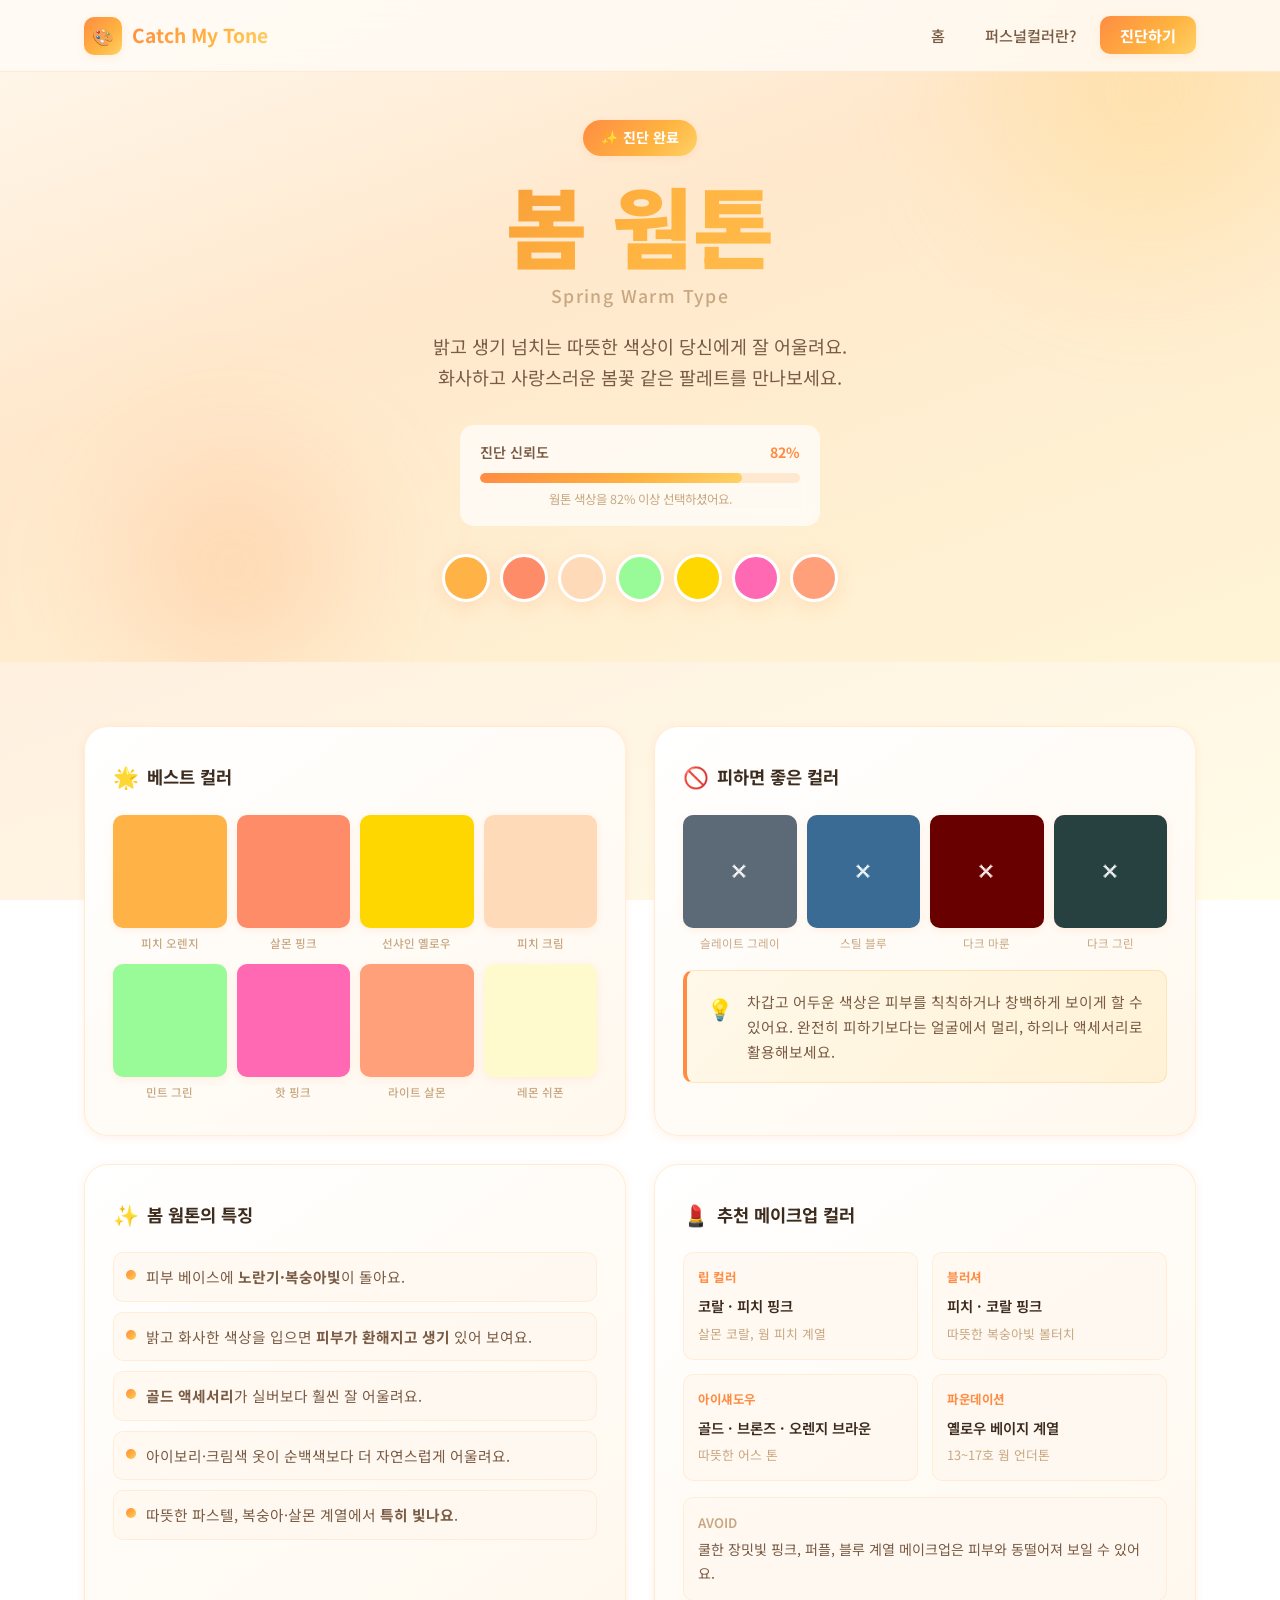
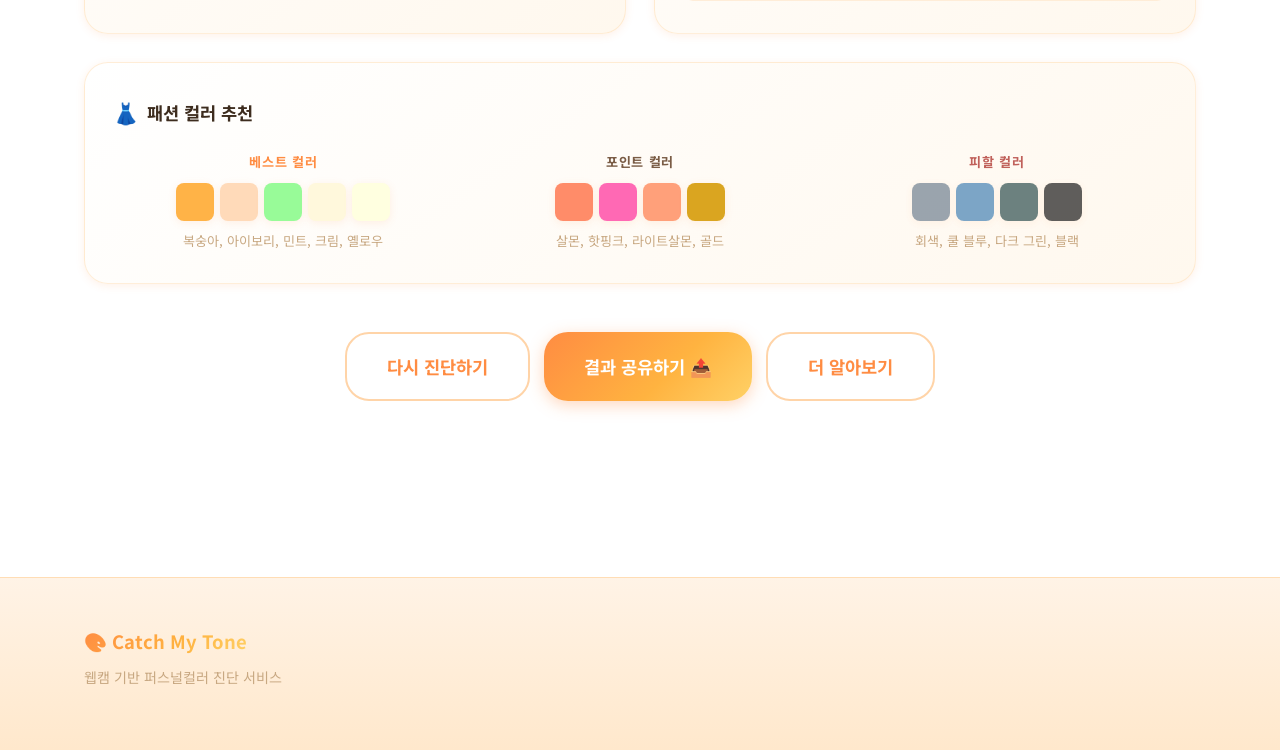
<file: App/result.html>
<!DOCTYPE html>
<html lang="ko">
<head>
  <meta charset="UTF-8">
  <meta name="viewport" content="width=device-width, initial-scale=1.0">
  <title>진단 결과 — Catch My Tone</title>
  <link rel="stylesheet" href="css/style.css">
  <link href="https://fonts.googleapis.com/css2?family=Noto+Sans+KR:wght@300;400;500;700;900&display=swap" rel="stylesheet">
</head>
<body>

  <!-- Navigation -->
  <nav class="navbar">
    <div class="container nav-container">
      <a href="index.html" class="logo">
        <div class="logo-icon">🎨</div>
        <span class="logo-text">Catch My Tone</span>
      </a>
      <ul class="nav-links" id="navLinks">
        <li><a href="index.html" class="nav-link">홈</a></li>
        <li><a href="about.html" class="nav-link">퍼스널컬러란?</a></li>
        <li><a href="diagnosis.html" class="nav-link nav-btn">진단하기</a></li>
      </ul>
      <button class="nav-toggle" onclick="toggleNav()" aria-label="메뉴 열기">
        <span></span><span></span><span></span>
      </button>
    </div>
  </nav>

  <!-- Result Hero -->
  <section class="result-hero">
    <div class="result-hero-bg"></div>
    <div class="hero-blob blob-1"></div>
    <div class="hero-blob blob-2"></div>
    <div class="container">
      <div class="result-badge">✨ 진단 완료</div>
      <div class="result-season" style="background: linear-gradient(135deg, #E8702A, #FFB340, #FFD166); -webkit-background-clip: text; -webkit-text-fill-color: transparent; background-clip: text;">
        봄 웜톤
      </div>
      <div class="result-season-en">Spring Warm Type</div>
      <p class="result-tagline">
        밝고 생기 넘치는 따뜻한 색상이 당신에게 잘 어울려요.<br>
        화사하고 사랑스러운 봄꽃 같은 팔레트를 만나보세요.
      </p>

      <!-- Reliability -->
      <div style="max-width:360px; margin:0 auto 28px; background:rgba(255,255,255,0.7); padding:16px 20px; border-radius:14px; backdrop-filter:blur(8px);">
        <div style="display:flex; justify-content:space-between; font-size:0.88rem; margin-bottom:8px;">
          <span style="color:var(--text-medium); font-weight:600;">진단 신뢰도</span>
          <span style="color:var(--orange); font-weight:700;">82%</span>
        </div>
        <div class="reliability-bar-bg">
          <div class="reliability-bar-fill"></div>
        </div>
        <p style="font-size:0.78rem; color:var(--text-muted); margin-top:6px;">웜톤 색상을 82% 이상 선택하셨어요.</p>
      </div>

      <div class="result-palette-preview">
        <div class="result-swatch" style="background:#FFB347;"></div>
        <div class="result-swatch" style="background:#FF8C69;"></div>
        <div class="result-swatch" style="background:#FFDAB9;"></div>
        <div class="result-swatch" style="background:#98FB98;"></div>
        <div class="result-swatch" style="background:#FFD700;"></div>
        <div class="result-swatch" style="background:#FF69B4;"></div>
        <div class="result-swatch" style="background:#FFA07A;"></div>
      </div>
    </div>
  </section>

  <!-- Results Content -->
  <section class="section" style="padding-top:64px;">
    <div class="container">

      <!-- Main 2-col layout -->
      <div class="result-layout">

        <!-- Best Colors -->
        <div class="result-card">
          <h3><span>🌟</span> 베스트 컬러</h3>
          <div class="palette-grid">
            <div class="palette-item">
              <div class="palette-color" style="background:#FFB347;"></div>
              <div class="palette-name">피치 오렌지</div>
            </div>
            <div class="palette-item">
              <div class="palette-color" style="background:#FF8C69;"></div>
              <div class="palette-name">살몬 핑크</div>
            </div>
            <div class="palette-item">
              <div class="palette-color" style="background:#FFD700;"></div>
              <div class="palette-name">선샤인 옐로우</div>
            </div>
            <div class="palette-item">
              <div class="palette-color" style="background:#FFDAB9;"></div>
              <div class="palette-name">피치 크림</div>
            </div>
            <div class="palette-item">
              <div class="palette-color" style="background:#98FB98;"></div>
              <div class="palette-name">민트 그린</div>
            </div>
            <div class="palette-item">
              <div class="palette-color" style="background:#FF69B4;"></div>
              <div class="palette-name">핫 핑크</div>
            </div>
            <div class="palette-item">
              <div class="palette-color" style="background:#FFA07A;"></div>
              <div class="palette-name">라이트 살몬</div>
            </div>
            <div class="palette-item">
              <div class="palette-color" style="background:#FFFACD;"></div>
              <div class="palette-name">레몬 쉬폰</div>
            </div>
          </div>
        </div>

        <!-- Colors to Avoid -->
        <div class="result-card">
          <h3><span>🚫</span> 피하면 좋은 컬러</h3>
          <div class="avoid-grid">
            <div class="avoid-item">
              <div class="avoid-color" style="background:#708090;"></div>
              <div class="avoid-name">슬레이트 그레이</div>
            </div>
            <div class="avoid-item">
              <div class="avoid-color" style="background:#4682B4;"></div>
              <div class="avoid-name">스틸 블루</div>
            </div>
            <div class="avoid-item">
              <div class="avoid-color" style="background:#800000;"></div>
              <div class="avoid-name">다크 마룬</div>
            </div>
            <div class="avoid-item">
              <div class="avoid-color" style="background:#2F4F4F;"></div>
              <div class="avoid-name">다크 그린</div>
            </div>
          </div>
          <div class="info-box" style="margin-top:16px; margin-bottom:0;">
            <div class="info-box-icon">💡</div>
            <p>차갑고 어두운 색상은 피부를 칙칙하거나 창백하게 보이게 할 수 있어요. 완전히 피하기보다는 얼굴에서 멀리, 하의나 액세서리로 활용해보세요.</p>
          </div>
        </div>

      </div>

      <!-- Characteristics -->
      <div class="result-layout">
        <div class="result-card">
          <h3><span>✨</span> 봄 웜톤의 특징</h3>
          <div class="traits-list">
            <div class="trait-item">
              <div class="trait-dot"></div>
              <div class="trait-text">피부 베이스에 <strong>노란기·복숭아빛</strong>이 돌아요.</div>
            </div>
            <div class="trait-item">
              <div class="trait-dot"></div>
              <div class="trait-text">밝고 화사한 색상을 입으면 <strong>피부가 환해지고 생기</strong> 있어 보여요.</div>
            </div>
            <div class="trait-item">
              <div class="trait-dot"></div>
              <div class="trait-text"><strong>골드 액세서리</strong>가 실버보다 훨씬 잘 어울려요.</div>
            </div>
            <div class="trait-item">
              <div class="trait-dot"></div>
              <div class="trait-text">아이보리·크림색 옷이 순백색보다 더 자연스럽게 어울려요.</div>
            </div>
            <div class="trait-item">
              <div class="trait-dot"></div>
              <div class="trait-text">따뜻한 파스텔, 복숭아·살몬 계열에서 <strong>특히 빛나요</strong>.</div>
            </div>
          </div>
        </div>

        <!-- Makeup -->
        <div class="result-card">
          <h3><span>💄</span> 추천 메이크업 컬러</h3>
          <div class="makeup-grid">
            <div class="makeup-item">
              <div class="makeup-category">립 컬러</div>
              <div class="makeup-value">코랄 · 피치 핑크</div>
              <div class="makeup-desc">살몬 코랄, 웜 피치 계열</div>
            </div>
            <div class="makeup-item">
              <div class="makeup-category">블러셔</div>
              <div class="makeup-value">피치 · 코랄 핑크</div>
              <div class="makeup-desc">따뜻한 복숭아빛 볼터치</div>
            </div>
            <div class="makeup-item">
              <div class="makeup-category">아이섀도우</div>
              <div class="makeup-value">골드 · 브론즈 · 오렌지 브라운</div>
              <div class="makeup-desc">따뜻한 어스 톤</div>
            </div>
            <div class="makeup-item">
              <div class="makeup-category">파운데이션</div>
              <div class="makeup-value">옐로우 베이지 계열</div>
              <div class="makeup-desc">13~17호 웜 언더톤</div>
            </div>
          </div>
          <div style="margin-top:16px; padding:14px; background:rgba(255,248,240,0.8); border-radius:10px; border:1px solid rgba(255,212,160,0.3);">
            <div style="font-size:0.82rem; color:var(--text-muted); margin-bottom:4px; font-weight:600;">AVOID</div>
            <div style="font-size:0.88rem; color:var(--text-medium);">쿨한 장밋빛 핑크, 퍼플, 블루 계열 메이크업은 피부와 동떨어져 보일 수 있어요.</div>
          </div>
        </div>
      </div>

      <!-- Fashion Recommendations -->
      <div class="result-card" style="margin-bottom:0;">
        <h3><span>👗</span> 패션 컬러 추천</h3>
        <div style="display:grid; grid-template-columns: repeat(3, 1fr); gap:16px; margin-top:4px;">

          <div style="text-align:center;">
            <div style="font-size:0.82rem; font-weight:700; color:var(--orange); margin-bottom:10px; letter-spacing:0.05em;">베스트 컬러</div>
            <div style="display:flex; justify-content:center; gap:6px; flex-wrap:wrap;">
              <div style="width:38px; height:38px; border-radius:8px; background:#FFB347; box-shadow:var(--shadow-sm);"></div>
              <div style="width:38px; height:38px; border-radius:8px; background:#FFDAB9; box-shadow:var(--shadow-sm);"></div>
              <div style="width:38px; height:38px; border-radius:8px; background:#98FB98; box-shadow:var(--shadow-sm);"></div>
              <div style="width:38px; height:38px; border-radius:8px; background:#FFF8DC; box-shadow:var(--shadow-sm);"></div>
              <div style="width:38px; height:38px; border-radius:8px; background:#FFFFE0; box-shadow:var(--shadow-sm);"></div>
            </div>
            <p style="font-size:0.82rem; color:var(--text-muted); margin-top:10px; line-height:1.5;">복숭아, 아이보리, 민트, 크림, 옐로우</p>
          </div>

          <div style="text-align:center;">
            <div style="font-size:0.82rem; font-weight:700; color:var(--text-medium); margin-bottom:10px; letter-spacing:0.05em;">포인트 컬러</div>
            <div style="display:flex; justify-content:center; gap:6px; flex-wrap:wrap;">
              <div style="width:38px; height:38px; border-radius:8px; background:#FF8C69; box-shadow:var(--shadow-sm);"></div>
              <div style="width:38px; height:38px; border-radius:8px; background:#FF69B4; box-shadow:var(--shadow-sm);"></div>
              <div style="width:38px; height:38px; border-radius:8px; background:#FFA07A; box-shadow:var(--shadow-sm);"></div>
              <div style="width:38px; height:38px; border-radius:8px; background:#DAA520; box-shadow:var(--shadow-sm);"></div>
            </div>
            <p style="font-size:0.82rem; color:var(--text-muted); margin-top:10px; line-height:1.5;">살몬, 핫핑크, 라이트살몬, 골드</p>
          </div>

          <div style="text-align:center;">
            <div style="font-size:0.82rem; font-weight:700; color:#C0605A; margin-bottom:10px; letter-spacing:0.05em;">피할 컬러</div>
            <div style="display:flex; justify-content:center; gap:6px; flex-wrap:wrap;">
              <div style="width:38px; height:38px; border-radius:8px; background:#708090; box-shadow:var(--shadow-sm); opacity:0.7;"></div>
              <div style="width:38px; height:38px; border-radius:8px; background:#4682B4; box-shadow:var(--shadow-sm); opacity:0.7;"></div>
              <div style="width:38px; height:38px; border-radius:8px; background:#2F4F4F; box-shadow:var(--shadow-sm); opacity:0.7;"></div>
              <div style="width:38px; height:38px; border-radius:8px; background:#1C1C1C; box-shadow:var(--shadow-sm); opacity:0.7;"></div>
            </div>
            <p style="font-size:0.82rem; color:var(--text-muted); margin-top:10px; line-height:1.5;">회색, 쿨 블루, 다크 그린, 블랙</p>
          </div>

        </div>
      </div>

      <!-- Actions -->
      <div class="result-actions">
        <a href="diagnosis.html" class="btn btn-secondary btn-large">다시 진단하기</a>
        <button class="btn btn-primary btn-large" onclick="shareResult()">결과 공유하기 📤</button>
        <a href="about.html" class="btn btn-secondary btn-large">더 알아보기</a>
      </div>

    </div>
  </section>

  <!-- Footer -->
  <footer class="footer">
    <div class="container">
      <div class="footer-content">
        <div class="footer-brand">
          <span class="logo-text">🎨 Catch My Tone</span>
          <p>웹캠 기반 퍼스널컬러 진단 서비스</p>
        </div>
      </div>
    </div>
  </footer>

  <script src="js/main.js"></script>
  <script>
    function shareResult() {
      if (navigator.share) {
        navigator.share({ title: 'Catch My Tone 진단 결과', text: '나의 퍼스널컬러는 봄 웜톤이에요! ✨', url: location.href });
      } else {
        navigator.clipboard.writeText(location.href).then(() => alert('링크가 복사되었어요!'));
      }
    }
  </script>
</body>
</html>
</file>
<file: App/css/style.css>
@import url('https://fonts.googleapis.com/css2?family=Noto+Sans+KR:wght@300;400;500;700;900&display=swap');

:root {
  --warm-white: #FFFBF5;
  --cream: #FFF3E6;
  --peach-light: #FFE8D0;
  --peach: #FFD4A8;
  --soft-orange: #FFC087;
  --orange: #FF8C42;
  --orange-dark: #E8702A;
  --yellow-soft: #FFF5C0;
  --yellow: #FFD166;
  --yellow-dark: #F5B800;

  --text-dark: #3D2C1E;
  --text-medium: #7A5C45;
  --text-light: #B08060;
  --text-muted: #C8A882;

  --white: #FFFFFF;
  --border: #FFD4A0;

  --shadow-sm: 0 2px 8px rgba(255, 140, 66, 0.12);
  --shadow-md: 0 4px 20px rgba(255, 140, 66, 0.18);
  --shadow-lg: 0 8px 40px rgba(255, 140, 66, 0.28);

  --grad-bg: linear-gradient(160deg, #FFFBF5 0%, #FFF0E0 50%, #FFFCE8 100%);
  --grad-hero: linear-gradient(135deg, #FFE4C4 0%, #FFF5D6 60%, #FFF8E8 100%);
  --grad-btn: linear-gradient(135deg, #FF8C42 0%, #FFB340 60%, #FFD166 100%);
  --grad-btn-hover: linear-gradient(135deg, #E8702A 0%, #FF9933 60%, #FFB800 100%);
  --grad-card: linear-gradient(145deg, #FFFFFF 0%, #FFF8EE 100%);
  --grad-cta: linear-gradient(135deg, #FF9955 0%, #FFD166 100%);
  --grad-section-alt: linear-gradient(180deg, #FFF5E0 0%, #FFFBF5 100%);

  --radius-sm: 10px;
  --radius-md: 16px;
  --radius-lg: 24px;
  --radius-xl: 32px;

  --nav-height: 72px;
}

*, *::before, *::after {
  margin: 0;
  padding: 0;
  box-sizing: border-box;
}

html { scroll-behavior: smooth; }

body {
  font-family: 'Noto Sans KR', sans-serif;
  background: var(--grad-bg);
  background-attachment: fixed;
  color: var(--text-dark);
  line-height: 1.7;
  min-height: 100vh;
  overflow-x: hidden;
}

a { text-decoration: none; color: inherit; }
ul { list-style: none; }
img { max-width: 100%; display: block; }

.container {
  max-width: 1160px;
  margin: 0 auto;
  padding: 0 24px;
}

/* ── Navigation ─────────────────────────────── */
.navbar {
  position: fixed;
  top: 0;
  left: 0;
  right: 0;
  height: var(--nav-height);
  background: rgba(255, 251, 245, 0.85);
  backdrop-filter: blur(16px);
  -webkit-backdrop-filter: blur(16px);
  border-bottom: 1px solid rgba(255, 212, 160, 0.4);
  z-index: 1000;
  transition: box-shadow 0.3s;
}

.navbar.scrolled { box-shadow: var(--shadow-md); }

.nav-container {
  display: flex;
  align-items: center;
  justify-content: space-between;
  height: 100%;
}

.logo {
  display: flex;
  align-items: center;
  gap: 10px;
  font-weight: 700;
  font-size: 1.2rem;
  color: var(--text-dark);
}

.logo-icon {
  width: 38px;
  height: 38px;
  background: var(--grad-btn);
  border-radius: 10px;
  display: flex;
  align-items: center;
  justify-content: center;
  font-size: 1.1rem;
  box-shadow: var(--shadow-sm);
}

.logo-text {
  background: var(--grad-btn);
  -webkit-background-clip: text;
  -webkit-text-fill-color: transparent;
  background-clip: text;
}

.nav-links {
  display: flex;
  align-items: center;
  gap: 8px;
}

.nav-link {
  padding: 8px 16px;
  border-radius: var(--radius-sm);
  font-size: 0.95rem;
  font-weight: 500;
  color: var(--text-medium);
  transition: all 0.2s;
}

.nav-link:hover,
.nav-link.active {
  color: var(--orange);
  background: rgba(255, 140, 66, 0.08);
}

.nav-link.nav-btn {
  background: var(--grad-btn);
  color: var(--white);
  padding: 8px 20px;
  font-weight: 700;
  box-shadow: var(--shadow-sm);
}

.nav-link.nav-btn:hover {
  background: var(--grad-btn-hover);
  box-shadow: var(--shadow-md);
  transform: translateY(-1px);
}

.nav-toggle {
  display: none;
  flex-direction: column;
  gap: 5px;
  background: none;
  border: none;
  cursor: pointer;
  padding: 6px;
}

.nav-toggle span {
  display: block;
  width: 24px;
  height: 2px;
  background: var(--text-medium);
  border-radius: 2px;
  transition: 0.3s;
}

/* ── Buttons ─────────────────────────────────── */
.btn {
  display: inline-flex;
  align-items: center;
  justify-content: center;
  gap: 8px;
  padding: 14px 28px;
  border-radius: var(--radius-md);
  font-family: inherit;
  font-size: 1rem;
  font-weight: 700;
  cursor: pointer;
  border: none;
  transition: all 0.25s;
  white-space: nowrap;
}

.btn-primary {
  background: var(--grad-btn);
  color: var(--white);
  box-shadow: 0 4px 16px rgba(255, 140, 66, 0.35);
}

.btn-primary:hover {
  background: var(--grad-btn-hover);
  box-shadow: 0 6px 24px rgba(255, 140, 66, 0.45);
  transform: translateY(-2px);
}

.btn-secondary {
  background: var(--white);
  color: var(--orange);
  border: 2px solid var(--peach);
}

.btn-secondary:hover {
  background: var(--cream);
  border-color: var(--soft-orange);
  transform: translateY(-2px);
  box-shadow: var(--shadow-sm);
}

.btn-outline {
  background: transparent;
  color: var(--white);
  border: 2px solid rgba(255, 255, 255, 0.7);
}

.btn-outline:hover {
  background: rgba(255, 255, 255, 0.15);
}

.btn-large {
  padding: 18px 40px;
  font-size: 1.1rem;
  border-radius: var(--radius-lg);
}

/* ── Sections ────────────────────────────────── */
.section {
  padding: 96px 0;
}

.section-alt {
  background: var(--grad-section-alt);
}

.section-header {
  text-align: center;
  max-width: 600px;
  margin: 0 auto 60px;
}

.section-header h2 {
  font-size: 2.2rem;
  font-weight: 900;
  color: var(--text-dark);
  margin-bottom: 14px;
}

.section-header p {
  font-size: 1.05rem;
  color: var(--text-medium);
  line-height: 1.8;
}

.section-tag {
  display: inline-block;
  background: linear-gradient(135deg, rgba(255, 140, 66, 0.12), rgba(255, 209, 102, 0.15));
  border: 1px solid rgba(255, 180, 80, 0.3);
  color: var(--orange-dark);
  font-size: 0.85rem;
  font-weight: 600;
  padding: 5px 14px;
  border-radius: 20px;
  margin-bottom: 14px;
  display: block;
  width: fit-content;
  margin: 0 auto 14px;
}

/* ── Hero ────────────────────────────────────── */
.hero {
  min-height: 100vh;
  display: flex;
  align-items: center;
  padding-top: var(--nav-height);
  background: var(--grad-hero);
  position: relative;
  overflow: hidden;
}

.hero-blob {
  position: absolute;
  border-radius: 50%;
  pointer-events: none;
}

.blob-1 {
  width: 500px;
  height: 500px;
  background: radial-gradient(circle, rgba(255, 209, 102, 0.35) 0%, transparent 70%);
  top: -160px;
  right: -120px;
  filter: blur(40px);
}

.blob-2 {
  width: 350px;
  height: 350px;
  background: radial-gradient(circle, rgba(255, 140, 66, 0.25) 0%, transparent 70%);
  bottom: -80px;
  left: 60px;
  filter: blur(50px);
}

.blob-3 {
  width: 250px;
  height: 250px;
  background: radial-gradient(circle, rgba(255, 209, 102, 0.2) 0%, transparent 70%);
  top: 30%;
  left: 20%;
  filter: blur(60px);
}

.hero-content {
  position: relative;
  z-index: 1;
  padding: 80px 24px;
  max-width: 1160px;
  margin: 0 auto;
  width: 100%;
}

.hero-badge {
  display: inline-block;
  background: linear-gradient(135deg, rgba(255, 140, 66, 0.12), rgba(255, 209, 102, 0.15));
  border: 1px solid rgba(255, 180, 80, 0.4);
  color: var(--orange-dark);
  font-size: 0.9rem;
  font-weight: 600;
  padding: 7px 18px;
  border-radius: 20px;
  margin-bottom: 24px;
}

.hero-title {
  font-size: clamp(2.6rem, 5vw, 4rem);
  font-weight: 900;
  color: var(--text-dark);
  line-height: 1.25;
  margin-bottom: 20px;
  letter-spacing: -0.02em;
}

.hero-title .gradient-text {
  background: var(--grad-btn);
  -webkit-background-clip: text;
  -webkit-text-fill-color: transparent;
  background-clip: text;
}

.hero-desc {
  font-size: 1.15rem;
  color: var(--text-medium);
  margin-bottom: 36px;
  line-height: 1.8;
  max-width: 520px;
}

.hero-buttons {
  display: flex;
  gap: 14px;
  flex-wrap: wrap;
  margin-bottom: 48px;
}

.hero-tags {
  display: flex;
  gap: 10px;
  flex-wrap: wrap;
}

.tag {
  background: rgba(255, 255, 255, 0.75);
  border: 1px solid var(--border);
  color: var(--text-medium);
  font-size: 0.88rem;
  font-weight: 500;
  padding: 6px 14px;
  border-radius: 20px;
  backdrop-filter: blur(8px);
}

/* ── Page Hero (inner pages) ─────────────────── */
.page-hero {
  padding: calc(var(--nav-height) + 60px) 0 60px;
  background: var(--grad-hero);
  position: relative;
  overflow: hidden;
  text-align: center;
}

.page-hero h1 {
  font-size: 2.8rem;
  font-weight: 900;
  color: var(--text-dark);
  margin-bottom: 14px;
}

.page-hero p {
  font-size: 1.1rem;
  color: var(--text-medium);
  max-width: 540px;
  margin: 0 auto;
}

/* ── Feature Cards ───────────────────────────── */
.features-grid {
  display: grid;
  grid-template-columns: repeat(3, 1fr);
  gap: 24px;
}

.feature-card {
  background: var(--grad-card);
  border: 1px solid rgba(255, 212, 160, 0.4);
  border-radius: var(--radius-lg);
  padding: 36px 28px;
  box-shadow: var(--shadow-sm);
  transition: all 0.3s;
  position: relative;
  overflow: hidden;
}

.feature-card::before {
  content: '';
  position: absolute;
  top: 0;
  left: 0;
  right: 0;
  height: 4px;
  background: var(--grad-btn);
  border-radius: var(--radius-lg) var(--radius-lg) 0 0;
}

.feature-card:hover {
  transform: translateY(-6px);
  box-shadow: var(--shadow-lg);
  border-color: rgba(255, 180, 100, 0.6);
}

.feature-icon {
  font-size: 2.4rem;
  margin-bottom: 18px;
  width: 60px;
  height: 60px;
  background: linear-gradient(135deg, #FFF5E6, #FFEDD0);
  border-radius: var(--radius-sm);
  display: flex;
  align-items: center;
  justify-content: center;
}

.feature-card h3 {
  font-size: 1.2rem;
  font-weight: 700;
  color: var(--text-dark);
  margin-bottom: 10px;
}

.feature-card p {
  font-size: 0.95rem;
  color: var(--text-medium);
  line-height: 1.75;
}

/* ── Steps ───────────────────────────────────── */
.steps {
  display: flex;
  align-items: flex-start;
  gap: 8px;
}

.step {
  flex: 1;
  text-align: center;
  padding: 28px 20px;
  background: var(--grad-card);
  border-radius: var(--radius-lg);
  border: 1px solid rgba(255, 212, 160, 0.35);
  box-shadow: var(--shadow-sm);
}

.step-number {
  font-size: 2.5rem;
  font-weight: 900;
  background: var(--grad-btn);
  -webkit-background-clip: text;
  -webkit-text-fill-color: transparent;
  background-clip: text;
  line-height: 1;
  margin-bottom: 12px;
}

.step h3 {
  font-size: 1.05rem;
  font-weight: 700;
  color: var(--text-dark);
  margin-bottom: 8px;
}

.step p {
  font-size: 0.88rem;
  color: var(--text-medium);
  line-height: 1.7;
}

.step-arrow {
  font-size: 1.6rem;
  color: var(--soft-orange);
  align-self: center;
  padding-top: 8px;
  flex-shrink: 0;
}

/* ── CTA Section ─────────────────────────────── */
.cta-section { background: transparent; }

.cta-card {
  background: var(--grad-cta);
  border-radius: var(--radius-xl);
  padding: 72px 48px;
  text-align: center;
  position: relative;
  overflow: hidden;
  box-shadow: 0 12px 48px rgba(255, 140, 66, 0.3);
}

.cta-card .cta-blob {
  position: absolute;
  border-radius: 50%;
  filter: blur(50px);
  pointer-events: none;
}

.cta-blob-1 {
  width: 300px;
  height: 300px;
  background: rgba(255, 255, 255, 0.18);
  top: -100px;
  right: -60px;
}

.cta-blob-2 {
  width: 200px;
  height: 200px;
  background: rgba(255, 255, 255, 0.12);
  bottom: -60px;
  left: 40px;
}

.cta-card h2 {
  font-size: 2.2rem;
  font-weight: 900;
  color: var(--white);
  margin-bottom: 14px;
}

.cta-card p {
  font-size: 1.1rem;
  color: rgba(255, 255, 255, 0.88);
  margin-bottom: 36px;
}

.cta-card .btn-primary {
  background: var(--white);
  color: var(--orange-dark);
  box-shadow: 0 4px 20px rgba(0, 0, 0, 0.12);
}

.cta-card .btn-primary:hover {
  background: var(--warm-white);
  transform: translateY(-3px);
}

/* ── About Page: Tone Compare ────────────────── */
.tone-compare {
  display: grid;
  grid-template-columns: 1fr 1fr;
  gap: 24px;
  margin-top: 40px;
}

.tone-card {
  border-radius: var(--radius-lg);
  padding: 36px 28px;
  box-shadow: var(--shadow-sm);
  transition: transform 0.3s;
}

.tone-card:hover { transform: translateY(-4px); }

.tone-card.warm {
  background: linear-gradient(145deg, #FFF5E6 0%, #FFE8CC 100%);
  border: 1px solid rgba(255, 180, 100, 0.4);
}

.tone-card.cool {
  background: linear-gradient(145deg, #F0F5FF 0%, #E8F0FF 100%);
  border: 1px solid rgba(100, 150, 255, 0.25);
}

.tone-label {
  display: inline-block;
  font-size: 0.82rem;
  font-weight: 700;
  padding: 4px 12px;
  border-radius: 12px;
  margin-bottom: 16px;
  letter-spacing: 0.05em;
}

.tone-card.warm .tone-label {
  background: rgba(255, 140, 66, 0.15);
  color: var(--orange-dark);
}

.tone-card.cool .tone-label {
  background: rgba(100, 140, 255, 0.12);
  color: #3355CC;
}

.tone-card h3 {
  font-size: 1.5rem;
  font-weight: 900;
  margin-bottom: 12px;
}

.tone-card.warm h3 { color: var(--orange-dark); }
.tone-card.cool h3 { color: #3355CC; }

.tone-card p {
  font-size: 0.95rem;
  color: var(--text-medium);
  line-height: 1.75;
  margin-bottom: 20px;
}

.tone-swatches {
  display: flex;
  gap: 8px;
  flex-wrap: wrap;
}

.swatch {
  width: 36px;
  height: 36px;
  border-radius: 50%;
  border: 2px solid rgba(255, 255, 255, 0.7);
  box-shadow: 0 2px 6px rgba(0, 0, 0, 0.1);
  flex-shrink: 0;
}

.tone-list {
  list-style: none;
  margin-top: 16px;
}

.tone-list li {
  font-size: 0.9rem;
  color: var(--text-medium);
  padding: 4px 0;
  display: flex;
  align-items: center;
  gap: 8px;
}

.tone-list li::before {
  content: '✓';
  font-weight: 700;
  font-size: 0.82rem;
}

.tone-card.warm .tone-list li::before { color: var(--orange); }
.tone-card.cool .tone-list li::before { color: #5577EE; }

/* ── About Page: Brightness & Saturation ────── */
.concept-grid {
  display: grid;
  grid-template-columns: 1fr 1fr;
  gap: 24px;
  margin-top: 40px;
}

.concept-card {
  background: var(--grad-card);
  border: 1px solid rgba(255, 212, 160, 0.35);
  border-radius: var(--radius-lg);
  padding: 32px 28px;
  box-shadow: var(--shadow-sm);
}

.concept-card h3 {
  font-size: 1.2rem;
  font-weight: 700;
  color: var(--text-dark);
  margin-bottom: 10px;
}

.concept-card p {
  font-size: 0.93rem;
  color: var(--text-medium);
  line-height: 1.75;
  margin-bottom: 20px;
}

.scale-bar {
  height: 12px;
  border-radius: 6px;
  margin: 8px 0 4px;
}

.brightness-scale {
  background: linear-gradient(to right, #1a1a1a, #888, #ffffff);
  border: 1px solid rgba(0,0,0,0.1);
}

.saturation-scale {
  background: linear-gradient(to right, #D4A88A, #FF8C42);
}

.clarity-scale {
  background: linear-gradient(to right, #B0A090, #FF8C42);
}

.scale-labels {
  display: flex;
  justify-content: space-between;
  font-size: 0.78rem;
  color: var(--text-muted);
  font-weight: 500;
}

/* ── About Page: 4 Seasons ───────────────────── */
.seasons-grid {
  display: grid;
  grid-template-columns: repeat(2, 1fr);
  gap: 24px;
  margin-top: 40px;
}

.season-card {
  border-radius: var(--radius-lg);
  padding: 32px 28px;
  box-shadow: var(--shadow-md);
  position: relative;
  overflow: hidden;
  transition: transform 0.3s;
}

.season-card:hover { transform: translateY(-5px); }

.season-card.spring {
  background: linear-gradient(135deg, #FFF0E8 0%, #FFE0C8 100%);
  border: 1px solid rgba(255, 160, 100, 0.3);
}

.season-card.summer {
  background: linear-gradient(135deg, #F0EEF8 0%, #E8E0F0 100%);
  border: 1px solid rgba(160, 140, 200, 0.3);
}

.season-card.autumn {
  background: linear-gradient(135deg, #F5EEE0 0%, #EAD8B8 100%);
  border: 1px solid rgba(180, 130, 60, 0.3);
}

.season-card.winter {
  background: linear-gradient(135deg, #EEF2F8 0%, #E0E8F4 100%);
  border: 1px solid rgba(80, 120, 200, 0.25);
}

.season-emoji {
  font-size: 2.4rem;
  margin-bottom: 12px;
}

.season-title {
  font-size: 1.4rem;
  font-weight: 900;
  margin-bottom: 4px;
}

.season-card.spring .season-title { color: #C05C20; }
.season-card.summer .season-title { color: #5B4A8A; }
.season-card.autumn .season-title { color: #7A4A10; }
.season-card.winter .season-title { color: #1A3A7A; }

.season-subtitle {
  font-size: 0.85rem;
  font-weight: 600;
  letter-spacing: 0.05em;
  margin-bottom: 14px;
}

.season-card.spring .season-subtitle { color: #E07040; }
.season-card.summer .season-subtitle { color: #7A68A8; }
.season-card.autumn .season-subtitle { color: #A06820; }
.season-card.winter .season-subtitle { color: #3A5AAA; }

.season-desc {
  font-size: 0.9rem;
  color: var(--text-medium);
  line-height: 1.7;
  margin-bottom: 20px;
}

.season-keywords {
  display: flex;
  flex-wrap: wrap;
  gap: 6px;
  margin-bottom: 20px;
}

.keyword {
  font-size: 0.78rem;
  font-weight: 600;
  padding: 4px 10px;
  border-radius: 10px;
  background: rgba(255, 255, 255, 0.6);
}

.season-card.spring .keyword { color: #C05C20; border: 1px solid rgba(192, 92, 32, 0.25); }
.season-card.summer .keyword { color: #5B4A8A; border: 1px solid rgba(91, 74, 138, 0.25); }
.season-card.autumn .keyword { color: #7A4A10; border: 1px solid rgba(122, 74, 16, 0.25); }
.season-card.winter .keyword { color: #1A3A7A; border: 1px solid rgba(26, 58, 122, 0.25); }

.season-swatches {
  display: flex;
  gap: 6px;
  flex-wrap: wrap;
}

.season-swatch {
  width: 30px;
  height: 30px;
  border-radius: 50%;
  border: 2px solid rgba(255, 255, 255, 0.8);
  box-shadow: 0 2px 4px rgba(0, 0, 0, 0.1);
}

/* ── Diagnosis Page ───────────────────────────── */
.diagnosis-layout {
  display: grid;
  grid-template-columns: 1fr 380px;
  gap: 28px;
  align-items: start;
  padding: 0 0 40px;
}

.camera-area {
  background: var(--grad-card);
  border: 2px dashed var(--border);
  border-radius: var(--radius-xl);
  aspect-ratio: 4 / 3;
  display: flex;
  flex-direction: column;
  align-items: center;
  justify-content: center;
  position: relative;
  overflow: hidden;
  box-shadow: var(--shadow-md);
}

.camera-placeholder {
  text-align: center;
  padding: 40px;
}

.camera-icon-wrap {
  width: 100px;
  height: 100px;
  background: linear-gradient(135deg, #FFE8CC, #FFD4A0);
  border-radius: 50%;
  display: flex;
  align-items: center;
  justify-content: center;
  margin: 0 auto 24px;
  font-size: 2.8rem;
}

.camera-placeholder h3 {
  font-size: 1.3rem;
  font-weight: 700;
  color: var(--text-dark);
  margin-bottom: 10px;
}

.camera-placeholder p {
  font-size: 0.95rem;
  color: var(--text-medium);
  line-height: 1.7;
  margin-bottom: 28px;
}

.camera-frame-corner {
  position: absolute;
  width: 28px;
  height: 28px;
  border-color: var(--orange);
  border-style: solid;
}

.corner-tl { top: 16px; left: 16px; border-width: 3px 0 0 3px; border-radius: 4px 0 0 0; }
.corner-tr { top: 16px; right: 16px; border-width: 3px 3px 0 0; border-radius: 0 4px 0 0; }
.corner-bl { bottom: 16px; left: 16px; border-width: 0 0 3px 3px; border-radius: 0 0 0 4px; }
.corner-br { bottom: 16px; right: 16px; border-width: 0 3px 3px 0; border-radius: 0 0 4px 0; }

.diagnosis-panel {
  display: flex;
  flex-direction: column;
  gap: 20px;
}

.panel-card {
  background: var(--grad-card);
  border: 1px solid rgba(255, 212, 160, 0.4);
  border-radius: var(--radius-lg);
  padding: 24px;
  box-shadow: var(--shadow-sm);
}

.panel-card h4 {
  font-size: 0.9rem;
  font-weight: 700;
  color: var(--text-muted);
  letter-spacing: 0.05em;
  margin-bottom: 14px;
  text-transform: uppercase;
}

.current-color-display {
  width: 100%;
  height: 100px;
  border-radius: var(--radius-md);
  background: linear-gradient(135deg, #FFB347, #FF8C42);
  margin-bottom: 12px;
  box-shadow: var(--shadow-sm);
  position: relative;
  overflow: hidden;
}

.color-info {
  font-size: 0.9rem;
  color: var(--text-medium);
}

.color-info strong {
  display: block;
  font-size: 1rem;
  color: var(--text-dark);
  font-weight: 700;
  margin-bottom: 4px;
}

.gesture-guide {
  display: flex;
  flex-direction: column;
  gap: 10px;
}

.gesture-item {
  display: flex;
  align-items: center;
  gap: 12px;
  padding: 10px;
  background: rgba(255, 255, 255, 0.6);
  border-radius: var(--radius-sm);
  border: 1px solid rgba(255, 212, 160, 0.3);
}

.gesture-icon {
  font-size: 1.4rem;
  width: 36px;
  text-align: center;
  flex-shrink: 0;
}

.gesture-text {
  font-size: 0.88rem;
  color: var(--text-medium);
}

.gesture-text strong {
  display: block;
  color: var(--text-dark);
  font-weight: 600;
  font-size: 0.9rem;
  margin-bottom: 1px;
}

.color-strip-section {
  margin-top: 8px;
}

.color-strip-section h4 {
  font-size: 0.9rem;
  font-weight: 700;
  color: var(--text-muted);
  letter-spacing: 0.05em;
  margin-bottom: 12px;
  text-transform: uppercase;
}

.color-strip {
  display: flex;
  gap: 8px;
  overflow-x: auto;
  padding-bottom: 8px;
  scrollbar-width: thin;
  scrollbar-color: var(--peach) transparent;
}

.color-strip-item {
  flex-shrink: 0;
  width: 52px;
  height: 52px;
  border-radius: var(--radius-sm);
  cursor: pointer;
  border: 3px solid transparent;
  box-shadow: var(--shadow-sm);
  transition: all 0.2s;
  position: relative;
}

.color-strip-item:hover { transform: scale(1.08); }
.color-strip-item.active { border-color: var(--text-dark); }

.progress-bar-wrap {
  background: var(--peach-light);
  border-radius: 6px;
  height: 8px;
  overflow: hidden;
  margin-top: 8px;
}

.progress-bar {
  height: 100%;
  background: var(--grad-btn);
  border-radius: 6px;
  width: 20%;
  transition: width 0.5s;
}

.progress-label {
  font-size: 0.82rem;
  color: var(--text-muted);
  text-align: right;
  margin-top: 6px;
}

/* ── Result Page ─────────────────────────────── */
.result-hero {
  padding: calc(var(--nav-height) + 48px) 0 60px;
  text-align: center;
  position: relative;
  overflow: hidden;
}

.result-hero-bg {
  position: absolute;
  inset: 0;
  background: linear-gradient(160deg, #FFF8EE 0%, #FFE8CC 40%, #FFF5D6 100%);
  z-index: 0;
}

.result-hero > .container { position: relative; z-index: 1; }

.result-badge {
  display: inline-block;
  background: var(--grad-btn);
  color: var(--white);
  font-size: 0.88rem;
  font-weight: 700;
  padding: 6px 18px;
  border-radius: 20px;
  margin-bottom: 20px;
  box-shadow: var(--shadow-sm);
}

.result-season {
  font-size: clamp(3rem, 7vw, 5.5rem);
  font-weight: 900;
  margin-bottom: 8px;
  line-height: 1.1;
}

.result-season-en {
  font-size: 1.1rem;
  font-weight: 500;
  color: var(--text-muted);
  letter-spacing: 0.08em;
  margin-bottom: 20px;
}

.result-tagline {
  font-size: 1.15rem;
  color: var(--text-medium);
  max-width: 480px;
  margin: 0 auto 32px;
  line-height: 1.7;
}

.result-palette-preview {
  display: flex;
  justify-content: center;
  gap: 10px;
  flex-wrap: wrap;
}

.result-swatch {
  width: 48px;
  height: 48px;
  border-radius: 50%;
  border: 3px solid var(--white);
  box-shadow: var(--shadow-md);
}

.result-layout {
  display: grid;
  grid-template-columns: 1fr 1fr;
  gap: 28px;
  margin-bottom: 28px;
}

.result-card {
  background: var(--grad-card);
  border: 1px solid rgba(255, 212, 160, 0.4);
  border-radius: var(--radius-lg);
  padding: 32px 28px;
  box-shadow: var(--shadow-sm);
}

.result-card h3 {
  font-size: 1.1rem;
  font-weight: 700;
  color: var(--text-dark);
  margin-bottom: 20px;
  display: flex;
  align-items: center;
  gap: 8px;
}

.result-card h3 span {
  font-size: 1.3rem;
}

.palette-grid {
  display: grid;
  grid-template-columns: repeat(4, 1fr);
  gap: 10px;
}

.palette-item {
  text-align: center;
}

.palette-color {
  width: 100%;
  aspect-ratio: 1;
  border-radius: var(--radius-sm);
  margin-bottom: 6px;
  box-shadow: var(--shadow-sm);
}

.palette-name {
  font-size: 0.72rem;
  color: var(--text-muted);
  font-weight: 500;
}

.avoid-grid {
  display: grid;
  grid-template-columns: repeat(4, 1fr);
  gap: 10px;
}

.avoid-item {
  text-align: center;
}

.avoid-color {
  width: 100%;
  aspect-ratio: 1;
  border-radius: var(--radius-sm);
  margin-bottom: 6px;
  position: relative;
  box-shadow: var(--shadow-sm);
}

.avoid-color::after {
  content: '✕';
  position: absolute;
  inset: 0;
  display: flex;
  align-items: center;
  justify-content: center;
  font-size: 1.2rem;
  color: rgba(255, 255, 255, 0.9);
  background: rgba(0, 0, 0, 0.18);
  border-radius: inherit;
}

.avoid-name {
  font-size: 0.72rem;
  color: var(--text-muted);
}

.traits-list {
  display: flex;
  flex-direction: column;
  gap: 10px;
}

.trait-item {
  display: flex;
  align-items: flex-start;
  gap: 10px;
  padding: 12px;
  background: rgba(255, 248, 240, 0.8);
  border-radius: var(--radius-sm);
  border: 1px solid rgba(255, 212, 160, 0.3);
}

.trait-dot {
  width: 10px;
  height: 10px;
  border-radius: 50%;
  background: var(--grad-btn);
  flex-shrink: 0;
  margin-top: 5px;
}

.trait-text {
  font-size: 0.92rem;
  color: var(--text-medium);
  line-height: 1.6;
}

.makeup-grid {
  display: grid;
  grid-template-columns: 1fr 1fr;
  gap: 14px;
}

.makeup-item {
  background: rgba(255, 248, 240, 0.8);
  border: 1px solid rgba(255, 212, 160, 0.3);
  border-radius: var(--radius-sm);
  padding: 14px;
}

.makeup-category {
  font-size: 0.78rem;
  font-weight: 700;
  color: var(--orange);
  letter-spacing: 0.05em;
  margin-bottom: 6px;
  text-transform: uppercase;
}

.makeup-value {
  font-size: 0.9rem;
  color: var(--text-dark);
  font-weight: 600;
  margin-bottom: 4px;
}

.makeup-desc {
  font-size: 0.8rem;
  color: var(--text-muted);
}

.result-actions {
  display: flex;
  gap: 14px;
  justify-content: center;
  margin-top: 48px;
  padding-bottom: 80px;
}

.reliability-bar-wrap {
  display: flex;
  align-items: center;
  gap: 12px;
  margin-top: 16px;
}

.reliability-bar-bg {
  flex: 1;
  height: 10px;
  background: var(--peach-light);
  border-radius: 5px;
  overflow: hidden;
}

.reliability-bar-fill {
  height: 100%;
  background: var(--grad-btn);
  border-radius: 5px;
  width: 82%;
  transition: width 1s ease;
}

.reliability-value {
  font-size: 1rem;
  font-weight: 700;
  color: var(--orange);
  white-space: nowrap;
}

/* ── Footer ──────────────────────────────────── */
.footer {
  background: linear-gradient(180deg, var(--cream) 0%, #FFE8CC 100%);
  border-top: 1px solid rgba(255, 212, 160, 0.5);
  padding: 48px 0 28px;
}

.footer-content {
  display: flex;
  justify-content: space-between;
  align-items: flex-start;
  gap: 32px;
  margin-bottom: 32px;
}

.footer-brand .logo-text {
  font-size: 1.15rem;
  font-weight: 700;
}

.footer-brand p {
  font-size: 0.88rem;
  color: var(--text-muted);
  margin-top: 8px;
}

.footer-links {
  display: flex;
  gap: 20px;
  flex-wrap: wrap;
}

.footer-links a {
  font-size: 0.9rem;
  color: var(--text-medium);
  transition: color 0.2s;
}

.footer-links a:hover { color: var(--orange); }

.footer-bottom {
  border-top: 1px solid rgba(255, 212, 160, 0.4);
  padding-top: 20px;
  text-align: center;
}

.footer-bottom p {
  font-size: 0.85rem;
  color: var(--text-muted);
}

/* ── Animations ──────────────────────────────── */
@keyframes fadeInUp {
  from { opacity: 0; transform: translateY(24px); }
  to   { opacity: 1; transform: translateY(0); }
}

@keyframes pulse {
  0%, 100% { opacity: 1; }
  50%       { opacity: 0.6; }
}

.animate-fade-in { animation: fadeInUp 0.6s ease both; }
.animate-delay-1 { animation-delay: 0.1s; }
.animate-delay-2 { animation-delay: 0.2s; }
.animate-delay-3 { animation-delay: 0.3s; }
.animate-delay-4 { animation-delay: 0.4s; }

/* ── Info Box ─────────────────────────────────── */
.info-box {
  display: flex;
  align-items: flex-start;
  gap: 14px;
  padding: 18px 20px;
  background: linear-gradient(135deg, rgba(255, 248, 232, 0.9), rgba(255, 240, 210, 0.9));
  border: 1px solid rgba(255, 200, 120, 0.4);
  border-left: 4px solid var(--orange);
  border-radius: var(--radius-sm);
  margin: 24px 0;
}

.info-box-icon { font-size: 1.3rem; flex-shrink: 0; padding-top: 2px; }

.info-box p {
  font-size: 0.92rem;
  color: var(--text-medium);
  line-height: 1.7;
}

/* ── Responsive ───────────────────────────────── */
@media (max-width: 1024px) {
  .features-grid { grid-template-columns: repeat(3, 1fr); gap: 16px; }
  .steps { flex-wrap: wrap; gap: 16px; }
  .step-arrow { display: none; }
  .step { min-width: 160px; }
  .diagnosis-layout { grid-template-columns: 1fr; }
  .result-layout { grid-template-columns: 1fr; }
}

/* ── Camera Video & Canvas ────────────────────── */
.camera-video {
  width: 100%;
  height: 100%;
  object-fit: cover;
  border-radius: var(--radius-xl);
  transform: scaleX(-1);
  display: block;
}

.camera-canvas {
  position: absolute;
  top: 0; left: 0;
  width: 100%; height: 100%;
  border-radius: var(--radius-xl);
  pointer-events: none;
  transform: scaleX(-1);
}

.gesture-feedback {
  position: absolute;
  top: 44%;
  left: 50%;
  transform: translate(-50%, -50%) scale(0.85);
  background: rgba(232, 112, 42, 0.92);
  color: white;
  padding: 10px 26px;
  border-radius: 40px;
  font-size: 1.05rem;
  font-weight: 700;
  letter-spacing: 0.02em;
  opacity: 0;
  transition: opacity 0.15s ease, transform 0.15s ease;
  pointer-events: none;
  z-index: 20;
  white-space: nowrap;
  box-shadow: 0 4px 16px rgba(232, 112, 42, 0.35);
}

.gesture-feedback.visible {
  opacity: 1;
  transform: translate(-50%, -50%) scale(1);
}

.camera-status {
  position: absolute;
  bottom: 14px;
  left: 50%;
  transform: translateX(-50%);
  background: rgba(0, 0, 0, 0.45);
  color: white;
  font-size: 0.78rem;
  font-weight: 600;
  padding: 5px 14px;
  border-radius: 20px;
  pointer-events: none;
  z-index: 15;
  backdrop-filter: blur(4px);
  white-space: nowrap;
}

@media (max-width: 768px) {
  .nav-links {
    display: none;
    position: fixed;
    top: var(--nav-height);
    left: 0;
    right: 0;
    background: rgba(255, 251, 245, 0.97);
    backdrop-filter: blur(16px);
    flex-direction: column;
    padding: 20px 24px;
    gap: 6px;
    border-bottom: 1px solid var(--border);
    box-shadow: var(--shadow-md);
  }

  .nav-links.open { display: flex; }
  .nav-toggle { display: flex; }
  .features-grid { grid-template-columns: 1fr; }
  .tone-compare { grid-template-columns: 1fr; }
  .seasons-grid { grid-template-columns: 1fr; }
  .concept-grid { grid-template-columns: 1fr; }
  .section { padding: 64px 0; }
  .hero-title { font-size: 2.2rem; }
  .cta-card { padding: 48px 28px; }
  .cta-card h2 { font-size: 1.6rem; }
  .steps { flex-direction: column; }
  .makeup-grid { grid-template-columns: 1fr; }
  .result-actions { flex-direction: column; align-items: center; }
  .page-hero h1 { font-size: 2rem; }
  .footer-content { flex-direction: column; }
  .footer-links { gap: 12px; }
}
</file>
<file: css/style.css>
@import url('https://fonts.googleapis.com/css2?family=Noto+Sans+KR:wght@300;400;500;700;900&display=swap');

:root {
  --warm-white: #FFFBF5;
  --cream: #FFF3E6;
  --peach-light: #FFE8D0;
  --peach: #FFD4A8;
  --soft-orange: #FFC087;
  --orange: #FF8C42;
  --orange-dark: #E8702A;
  --yellow-soft: #FFF5C0;
  --yellow: #FFD166;
  --yellow-dark: #F5B800;

  --text-dark: #3D2C1E;
  --text-medium: #7A5C45;
  --text-light: #B08060;
  --text-muted: #C8A882;

  --white: #FFFFFF;
  --border: #FFD4A0;

  --shadow-sm: 0 2px 8px rgba(255, 140, 66, 0.12);
  --shadow-md: 0 4px 20px rgba(255, 140, 66, 0.18);
  --shadow-lg: 0 8px 40px rgba(255, 140, 66, 0.28);

  --grad-bg: linear-gradient(160deg, #FFFBF5 0%, #FFF0E0 50%, #FFFCE8 100%);
  --grad-hero: linear-gradient(135deg, #FFE4C4 0%, #FFF5D6 60%, #FFF8E8 100%);
  --grad-btn: linear-gradient(135deg, #FF8C42 0%, #FFB340 60%, #FFD166 100%);
  --grad-btn-hover: linear-gradient(135deg, #E8702A 0%, #FF9933 60%, #FFB800 100%);
  --grad-card: linear-gradient(145deg, #FFFFFF 0%, #FFF8EE 100%);
  --grad-cta: linear-gradient(135deg, #FF9955 0%, #FFD166 100%);
  --grad-section-alt: linear-gradient(180deg, #FFF5E0 0%, #FFFBF5 100%);

  --radius-sm: 10px;
  --radius-md: 16px;
  --radius-lg: 24px;
  --radius-xl: 32px;

  --nav-height: 72px;
}

*, *::before, *::after {
  margin: 0;
  padding: 0;
  box-sizing: border-box;
}

html { scroll-behavior: smooth; }

body {
  font-family: 'Noto Sans KR', sans-serif;
  background: var(--grad-bg);
  background-attachment: fixed;
  color: var(--text-dark);
  line-height: 1.7;
  min-height: 100vh;
  overflow-x: hidden;
}

a { text-decoration: none; color: inherit; }
ul { list-style: none; }
img { max-width: 100%; display: block; }

.container {
  max-width: 1160px;
  margin: 0 auto;
  padding: 0 24px;
}

/* ── Navigation ─────────────────────────────── */
.navbar {
  position: fixed;
  top: 0;
  left: 0;
  right: 0;
  height: var(--nav-height);
  background: rgba(255, 251, 245, 0.85);
  backdrop-filter: blur(16px);
  -webkit-backdrop-filter: blur(16px);
  border-bottom: 1px solid rgba(255, 212, 160, 0.4);
  z-index: 1000;
  transition: box-shadow 0.3s;
}

.navbar.scrolled { box-shadow: var(--shadow-md); }

.nav-container {
  display: flex;
  align-items: center;
  justify-content: space-between;
  height: 100%;
}

.logo {
  display: flex;
  align-items: center;
  gap: 6px;
  font-weight: 700;
  font-size: 1.2rem;
  color: var(--text-dark);
}

.logo-icon {
  width: 48px;
  height: 48px;
  display: block;
  object-fit: contain;
  border-radius: 8px;
}

.logo-text {
  background: var(--grad-btn);
  -webkit-background-clip: text;
  -webkit-text-fill-color: transparent;
  background-clip: text;
}

.nav-links {
  display: flex;
  align-items: center;
  gap: 8px;
}

.nav-link {
  padding: 8px 16px;
  border-radius: var(--radius-sm);
  font-size: 0.95rem;
  font-weight: 500;
  color: var(--text-medium);
  transition: all 0.2s;
}

.nav-link:hover,
.nav-link.active {
  color: var(--orange);
  background: rgba(255, 140, 66, 0.08);
}

.nav-link.nav-btn {
  background: var(--grad-btn);
  color: var(--white);
  padding: 8px 20px;
  font-weight: 700;
  box-shadow: var(--shadow-sm);
}

.nav-link.nav-btn:hover {
  background: var(--grad-btn-hover);
  box-shadow: var(--shadow-md);
  transform: translateY(-1px);
}

.nav-toggle {
  display: none;
  flex-direction: column;
  gap: 5px;
  background: none;
  border: none;
  cursor: pointer;
  padding: 6px;
}

.nav-toggle span {
  display: block;
  width: 24px;
  height: 2px;
  background: var(--text-medium);
  border-radius: 2px;
  transition: 0.3s;
}

/* ── Buttons ─────────────────────────────────── */
.btn {
  display: inline-flex;
  align-items: center;
  justify-content: center;
  gap: 8px;
  padding: 14px 28px;
  border-radius: var(--radius-md);
  font-family: inherit;
  font-size: 1rem;
  font-weight: 700;
  cursor: pointer;
  border: none;
  transition: all 0.25s;
  white-space: nowrap;
}

.btn-primary {
  background: var(--grad-btn);
  color: var(--white);
  box-shadow: 0 4px 16px rgba(255, 140, 66, 0.35);
}

.btn-primary:hover {
  background: var(--grad-btn-hover);
  box-shadow: 0 6px 24px rgba(255, 140, 66, 0.45);
  transform: translateY(-2px);
}

.btn-secondary {
  background: var(--white);
  color: var(--orange);
  border: 2px solid var(--peach);
}

.btn-secondary:hover {
  background: var(--cream);
  border-color: var(--soft-orange);
  transform: translateY(-2px);
  box-shadow: var(--shadow-sm);
}

.btn-outline {
  background: transparent;
  color: var(--white);
  border: 2px solid rgba(255, 255, 255, 0.7);
}

.btn-outline:hover {
  background: rgba(255, 255, 255, 0.15);
}

.btn-large {
  padding: 18px 40px;
  font-size: 1.1rem;
  border-radius: var(--radius-lg);
}

/* ── Sections ────────────────────────────────── */
.section {
  padding: 96px 0;
}

.section-alt {
  background: var(--grad-section-alt);
}

.section-header {
  text-align: center;
  max-width: 600px;
  margin: 0 auto 60px;
}

.section-header h2 {
  font-size: 2.2rem;
  font-weight: 900;
  color: var(--text-dark);
  margin-bottom: 14px;
}

.section-header p {
  font-size: 1.05rem;
  color: var(--text-medium);
  line-height: 1.8;
}

.section-tag {
  display: inline-block;
  background: linear-gradient(135deg, rgba(255, 140, 66, 0.12), rgba(255, 209, 102, 0.15));
  border: 1px solid rgba(255, 180, 80, 0.3);
  color: var(--orange-dark);
  font-size: 0.85rem;
  font-weight: 600;
  padding: 5px 14px;
  border-radius: 20px;
  margin-bottom: 14px;
  display: block;
  width: fit-content;
  margin: 0 auto 14px;
}

/* ── Hero ────────────────────────────────────── */
.hero {
  min-height: 100vh;
  display: flex;
  align-items: center;
  padding-top: var(--nav-height);
  background: linear-gradient(270deg, #ffe1b7, #ffd6aa, #FFF4CC);
  background-size: 400% 400%;
  position: relative;
  overflow: hidden;
  -webkit-animation: heroGradientFlow 8s ease infinite;
  -moz-animation: heroGradientFlow 8s ease infinite;
  animation: heroGradientFlow 8s ease infinite;
}

@-webkit-keyframes heroGradientFlow {
  0%   { background-position: 0% 50%; }
  50%  { background-position: 100% 50%; }
  100% { background-position: 0% 50%; }
}
@-moz-keyframes heroGradientFlow {
  0%   { background-position: 0% 50%; }
  50%  { background-position: 100% 50%; }
  100% { background-position: 0% 50%; }
}
@keyframes heroGradientFlow {
  0%   { background-position: 0% 50%; }
  50%  { background-position: 100% 50%; }
  100% { background-position: 0% 50%; }
}

.hero-blob {
  position: absolute;
  border-radius: 50%;
  pointer-events: none;
}

.blob-1 {
  width: 500px;
  height: 500px;
  background: radial-gradient(circle, rgba(255, 209, 102, 0.35) 0%, transparent 70%);
  top: -160px;
  right: -120px;
  filter: blur(40px);
}

.blob-2 {
  width: 350px;
  height: 350px;
  background: radial-gradient(circle, rgba(255, 140, 66, 0.25) 0%, transparent 70%);
  bottom: -80px;
  left: 60px;
  filter: blur(50px);
}

.blob-3 {
  width: 250px;
  height: 250px;
  background: radial-gradient(circle, rgba(255, 209, 102, 0.2) 0%, transparent 70%);
  top: 30%;
  left: 20%;
  filter: blur(60px);
}

/* ── Hero 전용 blob 숨김 (그라데이션 애니메이션으로 대체) ── */
.hero .hero-blob { display: none; }

.hero .blob-1 {
  width: 600px;
  height: 600px;
  background: radial-gradient(circle, rgba(255, 199, 86, 0.381) 0%, transparent 70%);
  top: 5%;
  right: 5%;
  filter: blur(60px);
  animation: heroBlobDrift1 6s ease-in-out infinite;
  will-change: transform;
}

.hero .blob-2 {
  width: 500px;
  height: 500px;
  background: radial-gradient(circle, rgba(255, 165, 97, 0.334) 0%, transparent 70%);
  bottom: 5%;
  left: 5%;
  filter: blur(70px);
  animation: heroBlobDrift2 5s ease-in-out infinite;
  will-change: transform;
}

.hero .blob-3 {
  width: 400px;
  height: 400px;
  background: radial-gradient(circle, rgba(255, 220, 80, 0.40) 0%, transparent 70%);
  top: 30%;
  left: 20%;
  filter: blur(80px);
  animation: heroBlobDrift3 7s ease-in-out infinite;
  will-change: transform;
}

@keyframes heroBlobDrift1 {
  0%   { transform: translate(0vw,    0vh); }
  25%  { transform: translate(-12vw,  8vh); }
  50%  { transform: translate(-6vw,  18vh); }
  75%  { transform: translate( 8vw,   8vh); }
  100% { transform: translate(0vw,    0vh); }
}

@keyframes heroBlobDrift2 {
  0%   { transform: translate(0vw,    0vh); }
  25%  { transform: translate(10vw,  -8vh); }
  50%  { transform: translate(18vw,   4vh); }
  75%  { transform: translate( 8vw,  14vh); }
  100% { transform: translate(0vw,    0vh); }
}

@keyframes heroBlobDrift3 {
  0%   { transform: translate(0vw,    0vh); }
  25%  { transform: translate(12vw,  -6vh); }
  50%  { transform: translate( 4vw, -14vh); }
  75%  { transform: translate(-10vw, -4vh); }
  100% { transform: translate(0vw,    0vh); }
}

.hero-content {
  position: relative;
  z-index: 1;
  padding: 80px 24px;
  max-width: 1160px;
  margin: 0 auto;
  width: 100%;
}

.hero-badge {
  display: inline-block;
  background: linear-gradient(135deg, rgba(255, 140, 66, 0.12), rgba(255, 209, 102, 0.15));
  border: 1px solid rgba(255, 180, 80, 0.4);
  color: var(--orange-dark);
  font-size: 0.9rem;
  font-weight: 600;
  padding: 7px 18px;
  border-radius: 20px;
  margin-bottom: 24px;
}

.hero-title {
  font-size: clamp(2.6rem, 5vw, 4rem);
  font-weight: 900;
  color: var(--text-dark);
  line-height: 1.25;
  margin-bottom: 20px;
  letter-spacing: -0.02em;
}

.hero-title .gradient-text {
  background: var(--grad-btn);
  -webkit-background-clip: text;
  -webkit-text-fill-color: transparent;
  background-clip: text;
}

.hero-desc {
  font-size: 1.15rem;
  color: var(--text-medium);
  margin-bottom: 36px;
  line-height: 1.8;
  max-width: 520px;
}

.hero-buttons {
  display: flex;
  gap: 14px;
  flex-wrap: wrap;
  margin-bottom: 48px;
}

.hero-tags {
  display: flex;
  gap: 10px;
  flex-wrap: wrap;
}

.tag {
  background: rgba(255, 255, 255, 0.75);
  border: 1px solid var(--border);
  color: var(--text-medium);
  font-size: 0.88rem;
  font-weight: 500;
  padding: 6px 14px;
  border-radius: 20px;
  backdrop-filter: blur(8px);
}

/* Hero tag links → 4 season pages */
.tag-link {
  text-decoration: none;
  cursor: pointer;
  display: inline-flex;
  align-items: center;
  gap: 4px;
  /* Slow, smooth easing for both enter & exit */
  transition: transform 0.6s cubic-bezier(0.22, 1, 0.36, 1),
              box-shadow 0.6s cubic-bezier(0.22, 1, 0.36, 1),
              background 0.5s ease,
              color 0.5s ease,
              border-color 0.5s ease;
  will-change: transform;
}

.tag-link:hover {
  transform: translateY(-2px) scale(1.05);
  box-shadow: 0 8px 22px rgba(255, 140, 66, 0.22);
}

.tag-link:active {
  transform: translateY(-1px) scale(1.02);
  transition: transform 0.15s ease;
}

.tag-spring:hover {
  background: linear-gradient(135deg, #FFE4C4, #FFD4A0);
  border-color: rgba(255, 160, 100, 0.5);
  color: #C05C20;
}
.tag-summer:hover {
  background: linear-gradient(135deg, #EEE6F5, #DDD0EA);
  border-color: rgba(160, 140, 200, 0.5);
  color: #5B4A8A;
}
.tag-autumn:hover {
  background: linear-gradient(135deg, #F0E0C0, #E0C898);
  border-color: rgba(180, 130, 60, 0.5);
  color: #7A4A10;
}
.tag-winter:hover {
  background: linear-gradient(135deg, #DCE4F0, #C0D0E8);
  border-color: rgba(80, 120, 200, 0.5);
  color: #1A3A7A;
}

/* ── Page Hero (inner pages) ─────────────────── */
.page-hero {
  padding: calc(var(--nav-height) + 60px) 0 60px;
  background: var(--grad-hero);
  position: relative;
  overflow: hidden;
  text-align: center;
}

.page-hero h1 {
  font-size: 2.8rem;
  font-weight: 900;
  color: var(--text-dark);
  margin-bottom: 14px;
}

.page-hero p {
  font-size: 1.1rem;
  color: var(--text-medium);
  max-width: 540px;
  margin: 0 auto;
}

/* ── Feature Cards ───────────────────────────── */
.features-grid {
  display: grid;
  grid-template-columns: repeat(3, 1fr);
  gap: 24px;
}

.feature-card {
  background: var(--grad-card);
  border: 1px solid rgba(255, 212, 160, 0.4);
  border-radius: var(--radius-lg);
  padding: 36px 28px;
  box-shadow: var(--shadow-sm);
  transition: all 0.3s;
  position: relative;
  overflow: hidden;
}

.feature-card::before {
  content: '';
  position: absolute;
  top: 0;
  left: 0;
  right: 0;
  height: 4px;
  background: var(--grad-btn);
  border-radius: var(--radius-lg) var(--radius-lg) 0 0;
}

.feature-card:hover {
  transform: translateY(-6px);
  box-shadow: var(--shadow-lg);
  border-color: rgba(255, 180, 100, 0.6);
}

.feature-icon {
  font-size: 2.4rem;
  margin-bottom: 18px;
  width: 60px;
  height: 60px;
  background: linear-gradient(135deg, #FFF5E6, #FFEDD0);
  border-radius: var(--radius-sm);
  display: flex;
  align-items: center;
  justify-content: center;
}

.feature-card h3 {
  font-size: 1.2rem;
  font-weight: 700;
  color: var(--text-dark);
  margin-bottom: 10px;
}

.feature-card p {
  font-size: 0.95rem;
  color: var(--text-medium);
  line-height: 1.75;
}

/* ── Steps ───────────────────────────────────── */
.steps {
  display: flex;
  align-items: flex-start;
  gap: 8px;
}

.step {
  flex: 1;
  text-align: center;
  padding: 28px 20px;
  background: var(--grad-card);
  border-radius: var(--radius-lg);
  border: 1px solid rgba(255, 212, 160, 0.35);
  box-shadow: var(--shadow-sm);
}

.step-number {
  font-size: 2.5rem;
  font-weight: 900;
  background: var(--grad-btn);
  -webkit-background-clip: text;
  -webkit-text-fill-color: transparent;
  background-clip: text;
  line-height: 1;
  margin-bottom: 12px;
}

.step h3 {
  font-size: 1.05rem;
  font-weight: 700;
  color: var(--text-dark);
  margin-bottom: 8px;
}

.step p {
  font-size: 0.88rem;
  color: var(--text-medium);
  line-height: 1.7;
}

.step-arrow {
  font-size: 1.6rem;
  color: var(--soft-orange);
  align-self: center;
  padding-top: 8px;
  flex-shrink: 0;
}

/* ── CTA Section ─────────────────────────────── */
.cta-section { background: transparent; }

.cta-card {
  background: var(--grad-cta);
  border-radius: var(--radius-xl);
  padding: 72px 48px;
  text-align: center;
  position: relative;
  overflow: hidden;
  box-shadow: 0 12px 48px rgba(255, 140, 66, 0.3);
}

.cta-card .cta-blob {
  position: absolute;
  border-radius: 50%;
  filter: blur(50px);
  pointer-events: none;
}

.cta-blob-1 {
  width: 300px;
  height: 300px;
  background: rgba(255, 255, 255, 0.18);
  top: -100px;
  right: -60px;
}

.cta-blob-2 {
  width: 200px;
  height: 200px;
  background: rgba(255, 255, 255, 0.12);
  bottom: -60px;
  left: 40px;
}

.cta-card h2 {
  font-size: 2.2rem;
  font-weight: 900;
  color: var(--white);
  margin-bottom: 14px;
}

.cta-card p {
  font-size: 1.1rem;
  color: rgba(255, 255, 255, 0.88);
  margin-bottom: 36px;
}

.cta-card .btn-primary {
  background: var(--white);
  color: var(--orange-dark);
  box-shadow: 0 4px 20px rgba(0, 0, 0, 0.12);
}

.cta-card .btn-primary:hover {
  background: var(--warm-white);
  transform: translateY(-3px);
}

/* ── About Page: Tone Compare ────────────────── */
.tone-compare {
  display: grid;
  grid-template-columns: 1fr 1fr;
  gap: 24px;
  margin-top: 40px;
}

.tone-card {
  border-radius: var(--radius-lg);
  padding: 36px 28px;
  box-shadow: var(--shadow-sm);
  transition: transform 0.3s;
}

.tone-card:hover { transform: translateY(-4px); }

.tone-card.warm {
  background: linear-gradient(145deg, #FFF5E6 0%, #FFE8CC 100%);
  border: 1px solid rgba(255, 180, 100, 0.4);
}

.tone-card.cool {
  background: linear-gradient(145deg, #F0F5FF 0%, #E8F0FF 100%);
  border: 1px solid rgba(100, 150, 255, 0.25);
}

.tone-label {
  display: inline-block;
  font-size: 0.82rem;
  font-weight: 700;
  padding: 4px 12px;
  border-radius: 12px;
  margin-bottom: 16px;
  letter-spacing: 0.05em;
}

.tone-card.warm .tone-label {
  background: rgba(255, 140, 66, 0.15);
  color: var(--orange-dark);
}

.tone-card.cool .tone-label {
  background: rgba(100, 140, 255, 0.12);
  color: #3355CC;
}

.tone-card h3 {
  font-size: 1.5rem;
  font-weight: 900;
  margin-bottom: 12px;
}

.tone-card.warm h3 { color: var(--orange-dark); }
.tone-card.cool h3 { color: #3355CC; }

.tone-card p {
  font-size: 0.95rem;
  color: var(--text-medium);
  line-height: 1.75;
  margin-bottom: 20px;
}

.tone-swatches {
  display: flex;
  gap: 8px;
  flex-wrap: wrap;
}

.swatch {
  width: 36px;
  height: 36px;
  border-radius: 50%;
  border: 2px solid rgba(255, 255, 255, 0.7);
  box-shadow: 0 2px 6px rgba(0, 0, 0, 0.1);
  flex-shrink: 0;
}

.tone-list {
  list-style: none;
  margin-top: 16px;
}

.tone-list li {
  font-size: 0.9rem;
  color: var(--text-medium);
  padding: 4px 0;
  display: flex;
  align-items: center;
  gap: 8px;
}

.tone-list li::before {
  content: '✓';
  font-weight: 700;
  font-size: 0.82rem;
}

.tone-card.warm .tone-list li::before { color: var(--orange); }
.tone-card.cool .tone-list li::before { color: #5577EE; }

/* ── About Page: Brightness & Saturation ────── */
.concept-grid {
  display: grid;
  grid-template-columns: 1fr 1fr;
  gap: 24px;
  margin-top: 40px;
}

.concept-card {
  background: var(--grad-card);
  border: 1px solid rgba(255, 212, 160, 0.35);
  border-radius: var(--radius-lg);
  padding: 32px 28px;
  box-shadow: var(--shadow-sm);
}

.concept-card h3 {
  font-size: 1.2rem;
  font-weight: 700;
  color: var(--text-dark);
  margin-bottom: 10px;
}

.concept-card p {
  font-size: 0.93rem;
  color: var(--text-medium);
  line-height: 1.75;
  margin-bottom: 20px;
}

.scale-bar {
  height: 12px;
  border-radius: 6px;
  margin: 8px 0 4px;
}

.brightness-scale {
  background: linear-gradient(to right, #1a1a1a, #888, #ffffff);
  border: 1px solid rgba(0,0,0,0.1);
}

.saturation-scale {
  background: linear-gradient(to right, #D4A88A, #FF8C42);
}

.clarity-scale {
  background: linear-gradient(to right, #B0A090, #FF8C42);
}

.scale-labels {
  display: flex;
  justify-content: space-between;
  font-size: 0.78rem;
  color: var(--text-muted);
  font-weight: 500;
}

/* ── About Page: 4 Seasons ───────────────────── */
.seasons-grid {
  display: grid;
  grid-template-columns: repeat(2, 1fr);
  gap: 24px;
  margin-top: 40px;
}

.season-card {
  border-radius: var(--radius-lg);
  padding: 32px 28px;
  box-shadow: var(--shadow-md);
  position: relative;
  overflow: hidden;
  transition: transform 0.3s, box-shadow 0.3s;
}

.season-card:hover { transform: translateY(-5px); }

/* Clickable season cards (links to season detail pages) */
a.season-card {
  display: block;
  text-decoration: none;
  color: inherit;
  cursor: pointer;
}

a.season-card:hover { box-shadow: var(--shadow-lg); }

.season-cta {
  margin-top: 18px;
  display: inline-flex;
  align-items: center;
  gap: 6px;
  font-size: 0.88rem;
  font-weight: 700;
  letter-spacing: 0.02em;
}

.season-card.spring .season-cta { color: #C05C20; }
.season-card.summer .season-cta { color: #5B4A8A; }
.season-card.autumn .season-cta { color: #7A4A10; }
.season-card.winter .season-cta { color: #1A3A7A; }

a.season-card:hover .season-cta {
  text-decoration: underline;
  text-underline-offset: 3px;
}

.season-card.spring {
  background: linear-gradient(135deg, #FFF0E8 0%, #FFE0C8 100%);
  border: 1px solid rgba(255, 160, 100, 0.3);
}

.season-card.summer {
  background: linear-gradient(135deg, #F0EEF8 0%, #E8E0F0 100%);
  border: 1px solid rgba(160, 140, 200, 0.3);
}

.season-card.autumn {
  background: linear-gradient(135deg, #F5EEE0 0%, #EAD8B8 100%);
  border: 1px solid rgba(180, 130, 60, 0.3);
}

.season-card.winter {
  background: linear-gradient(135deg, #EEF2F8 0%, #E0E8F4 100%);
  border: 1px solid rgba(80, 120, 200, 0.25);
}

.season-emoji {
  font-size: 2.4rem;
  margin-bottom: 12px;
}

.season-title {
  font-size: 1.4rem;
  font-weight: 900;
  margin-bottom: 4px;
}

.season-card.spring .season-title { color: #C05C20; }
.season-card.summer .season-title { color: #5B4A8A; }
.season-card.autumn .season-title { color: #7A4A10; }
.season-card.winter .season-title { color: #1A3A7A; }

.season-subtitle {
  font-size: 0.85rem;
  font-weight: 600;
  letter-spacing: 0.05em;
  margin-bottom: 14px;
}

.season-card.spring .season-subtitle { color: #E07040; }
.season-card.summer .season-subtitle { color: #7A68A8; }
.season-card.autumn .season-subtitle { color: #A06820; }
.season-card.winter .season-subtitle { color: #3A5AAA; }

.season-desc {
  font-size: 0.9rem;
  color: var(--text-medium);
  line-height: 1.7;
  margin-bottom: 20px;
}

.season-keywords {
  display: flex;
  flex-wrap: wrap;
  gap: 6px;
  margin-bottom: 20px;
}

.keyword {
  font-size: 0.78rem;
  font-weight: 600;
  padding: 4px 10px;
  border-radius: 10px;
  background: rgba(255, 255, 255, 0.6);
}

.season-card.spring .keyword { color: #C05C20; border: 1px solid rgba(192, 92, 32, 0.25); }
.season-card.summer .keyword { color: #5B4A8A; border: 1px solid rgba(91, 74, 138, 0.25); }
.season-card.autumn .keyword { color: #7A4A10; border: 1px solid rgba(122, 74, 16, 0.25); }
.season-card.winter .keyword { color: #1A3A7A; border: 1px solid rgba(26, 58, 122, 0.25); }

.season-swatches {
  display: flex;
  gap: 6px;
  flex-wrap: wrap;
}

.season-swatch {
  width: 30px;
  height: 30px;
  border-radius: 50%;
  border: 2px solid rgba(255, 255, 255, 0.8);
  box-shadow: 0 2px 4px rgba(0, 0, 0, 0.1);
}

/* ── Diagnosis Page ───────────────────────────── */
.diagnosis-layout {
  display: grid;
  grid-template-columns: 1fr 320px;
  gap: 28px;
  align-items: start;
  padding: 0 0 40px;
}

.camera-area {
  background: var(--grad-card);
  border: 2px dashed var(--border);
  border-radius: var(--radius-xl);
  aspect-ratio: 4 / 3;
  display: flex;
  flex-direction: column;
  align-items: center;
  justify-content: center;
  position: relative;
  overflow: hidden;
  box-shadow: var(--shadow-md);
}

.camera-placeholder {
  text-align: center;
  padding: 40px;
}

.camera-icon-wrap {
  width: 100px;
  height: 100px;
  background: linear-gradient(135deg, #FFE8CC, #FFD4A0);
  border-radius: 50%;
  display: flex;
  align-items: center;
  justify-content: center;
  margin: 0 auto 24px;
  font-size: 2.8rem;
}

.camera-placeholder h3 {
  font-size: 1.3rem;
  font-weight: 700;
  color: var(--text-dark);
  margin-bottom: 10px;
}

.camera-placeholder p {
  font-size: 0.95rem;
  color: var(--text-medium);
  line-height: 1.7;
  margin-bottom: 28px;
}

.camera-frame-corner {
  position: absolute;
  width: 28px;
  height: 28px;
  border-color: var(--orange);
  border-style: solid;
}

.corner-tl { top: 16px; left: 16px; border-width: 3px 0 0 3px; border-radius: 4px 0 0 0; }
.corner-tr { top: 16px; right: 16px; border-width: 3px 3px 0 0; border-radius: 0 4px 0 0; }
.corner-bl { bottom: 16px; left: 16px; border-width: 0 0 3px 3px; border-radius: 0 0 0 4px; }
.corner-br { bottom: 16px; right: 16px; border-width: 0 3px 3px 0; border-radius: 0 0 4px 0; }

.diagnosis-panel {
  display: flex;
  flex-direction: column;
  gap: 20px;
}

.panel-card {
  background: var(--grad-card);
  border: 1px solid rgba(255, 212, 160, 0.4);
  border-radius: var(--radius-lg);
  padding: 24px;
  box-shadow: var(--shadow-sm);
}

.panel-card h4 {
  font-size: 0.9rem;
  font-weight: 700;
  color: var(--text-muted);
  letter-spacing: 0.05em;
  margin-bottom: 14px;
  text-transform: uppercase;
}

.current-color-display {
  width: 100%;
  height: 100px;
  border-radius: var(--radius-md);
  background: linear-gradient(135deg, #FFB347, #FF8C42);
  margin-bottom: 12px;
  box-shadow: var(--shadow-sm);
  position: relative;
  overflow: hidden;
}

.color-info {
  font-size: 0.9rem;
  color: var(--text-medium);
}

.color-info strong {
  display: block;
  font-size: 1rem;
  color: var(--text-dark);
  font-weight: 700;
  margin-bottom: 4px;
}

.gesture-guide {
  display: grid;
  grid-template-columns: 1fr 1fr;
  gap: 6px;
}

.gesture-item {
  display: flex;
  align-items: center;
  gap: 8px;
  padding: 7px 8px;
  background: rgba(255, 255, 255, 0.6);
  border-radius: var(--radius-sm);
  border: 1px solid rgba(255, 212, 160, 0.3);
}

.gesture-icon {
  font-size: 1.1rem;
  width: 26px;
  text-align: center;
  flex-shrink: 0;
}

.gesture-text {
  font-size: 0.75rem;
  color: var(--text-medium);
}

.gesture-text strong {
  display: block;
  color: var(--text-dark);
  font-weight: 600;
  font-size: 0.78rem;
  margin-bottom: 1px;
}

#panelGestureCard {
  padding: 14px 16px;
}

#panelGestureCard h4 {
  margin-bottom: 8px;
}

.color-strip-section {
  margin-top: 8px;
}

.color-strip-section h4 {
  font-size: 0.9rem;
  font-weight: 700;
  color: var(--text-muted);
  letter-spacing: 0.05em;
  margin-bottom: 12px;
  text-transform: uppercase;
}

.color-strip {
  display: flex;
  gap: 8px;
  overflow-x: auto;
  padding-bottom: 8px;
  scrollbar-width: thin;
  scrollbar-color: var(--peach) transparent;
}

.color-strip-item {
  flex-shrink: 0;
  width: 52px;
  height: 52px;
  border-radius: var(--radius-sm);
  cursor: pointer;
  border: 3px solid transparent;
  box-shadow: var(--shadow-sm);
  transition: all 0.2s;
  position: relative;
}

.color-strip-item:hover { transform: scale(1.08); }
.color-strip-item.active { border-color: var(--text-dark); }

.progress-bar-wrap {
  background: var(--peach-light);
  border-radius: 6px;
  height: 8px;
  overflow: hidden;
  margin-top: 8px;
}

.progress-bar {
  height: 100%;
  background: var(--grad-btn);
  border-radius: 6px;
  width: 20%;
  transition: width 0.5s;
}

.progress-label {
  font-size: 0.82rem;
  color: var(--text-muted);
  text-align: right;
  margin-top: 6px;
}

/* ── Result Page ─────────────────────────────── */
.result-hero {
  padding: calc(var(--nav-height) + 48px) 0 60px;
  text-align: center;
  position: relative;
  overflow: hidden;
}

.result-hero-bg {
  position: absolute;
  inset: 0;
  background: linear-gradient(160deg, #FFF8EE 0%, #FFE8CC 40%, #FFF5D6 100%);
  z-index: 0;
}

.result-hero > .container { position: relative; z-index: 1; }

.result-badge {
  display: inline-block;
  background: var(--grad-btn);
  color: var(--white);
  font-size: 0.88rem;
  font-weight: 700;
  padding: 6px 18px;
  border-radius: 20px;
  margin-bottom: 20px;
  box-shadow: var(--shadow-sm);
}

.result-season {
  font-size: clamp(3rem, 7vw, 5.5rem);
  font-weight: 900;
  margin-bottom: 8px;
  line-height: 1.1;
}

.result-season-en {
  font-size: 1.1rem;
  font-weight: 500;
  color: var(--text-muted);
  letter-spacing: 0.08em;
  margin-bottom: 20px;
}

.result-tagline {
  font-size: 1.15rem;
  color: var(--text-medium);
  max-width: 480px;
  margin: 0 auto 32px;
  line-height: 1.7;
}

.result-palette-preview {
  display: flex;
  justify-content: center;
  gap: 10px;
  flex-wrap: wrap;
}

.result-swatch {
  width: 48px;
  height: 48px;
  border-radius: 50%;
  border: 3px solid var(--white);
  box-shadow: var(--shadow-md);
}

.result-layout {
  display: grid;
  grid-template-columns: 1fr 1fr;
  gap: 28px;
  margin-bottom: 28px;
}

.result-card {
  background: var(--grad-card);
  border: 1px solid rgba(255, 212, 160, 0.4);
  border-radius: var(--radius-lg);
  padding: 32px 28px;
  box-shadow: var(--shadow-sm);
}

.result-card h3 {
  font-size: 1.1rem;
  font-weight: 700;
  color: var(--text-dark);
  margin-bottom: 14px;
  display: flex;
  align-items: center;
  gap: 8px;
}

.result-card h3 span {
  font-size: 1.3rem;
}

.palette-grid {
  display: grid;
  grid-template-columns: repeat(3, 1fr);
  gap: 10px;
}

.palette-item {
  text-align: center;
}

.palette-color {
  width: 100%;
  aspect-ratio: 3/2;
  border-radius: var(--radius-sm);
  margin-bottom: 6px;
  box-shadow: var(--shadow-sm);
}

.palette-name {
  font-size: 0.72rem;
  color: var(--text-muted);
  font-weight: 500;
}

.avoid-grid {
  display: grid;
  grid-template-columns: repeat(4, 1fr);
  gap: 10px;
}

.avoid-item {
  text-align: center;
}

.avoid-color {
  width: 100%;
  aspect-ratio: 1;
  border-radius: var(--radius-sm);
  margin-bottom: 6px;
  box-shadow: var(--shadow-sm);
}

.avoid-name {
  font-size: 0.72rem;
  color: var(--text-muted);
}

.traits-list {
  display: flex;
  flex-direction: column;
  gap: 10px;
}

.trait-item {
  display: flex;
  align-items: flex-start;
  gap: 10px;
  padding: 12px;
  background: rgba(255, 248, 240, 0.8);
  border-radius: var(--radius-sm);
  border: 1px solid rgba(255, 212, 160, 0.3);
}

.trait-dot {
  width: 10px;
  height: 10px;
  border-radius: 50%;
  background: var(--grad-btn);
  flex-shrink: 0;
  margin-top: 5px;
}

.trait-text {
  font-size: 0.92rem;
  color: var(--text-medium);
  line-height: 1.6;
}

.makeup-grid {
  display: grid;
  grid-template-columns: 1fr 1fr;
  gap: 14px;
}

.makeup-item {
  background: rgba(255, 248, 240, 0.8);
  border: 1px solid rgba(255, 212, 160, 0.3);
  border-radius: var(--radius-sm);
  padding: 14px;
}

.makeup-category {
  font-size: 0.78rem;
  font-weight: 700;
  color: var(--orange);
  letter-spacing: 0.05em;
  margin-bottom: 6px;
  text-transform: uppercase;
}

.makeup-value {
  font-size: 0.9rem;
  color: var(--text-dark);
  font-weight: 600;
  margin-bottom: 4px;
}

.makeup-product-link {
  display: flex;
  align-items: center;
  gap: 8px;
  margin-top: 10px;
  padding: 6px 7px;
  background: rgba(255, 255, 255, 0.75);
  border-radius: 8px;
  text-decoration: none;
  transition: background 0.15s, transform 0.15s, box-shadow 0.15s;
}

.makeup-product-link:hover {
  background: rgba(255, 255, 255, 0.95);
  transform: translateY(-2px);
  box-shadow: var(--shadow-sm);
}

.makeup-product-thumb {
  width: 40px;
  height: 40px;
  border-radius: 6px;
  object-fit: cover;
  flex-shrink: 0;
  background: #eeeeee;
  display: block;
}

.makeup-product-info {
  display: flex;
  flex-direction: column;
  gap: 2px;
  min-width: 0;
}

.makeup-product-info-name {
  font-size: 0.73rem;
  font-weight: 600;
  color: var(--text-dark);
  white-space: nowrap;
  overflow: hidden;
  text-overflow: ellipsis;
}

.makeup-product-info-shade {
  font-size: 0.69rem;
  color: var(--text-muted);
  white-space: nowrap;
  overflow: hidden;
  text-overflow: ellipsis;
}

.result-actions {
  display: flex;
  gap: 14px;
  justify-content: center;
  align-items: flex-end;
  margin-top: 48px;
  padding-bottom: 80px;
}

.reliability-bar-wrap {
  display: flex;
  align-items: center;
  gap: 12px;
  margin-top: 16px;
}

.reliability-bar-bg {
  flex: 1;
  height: 10px;
  background: var(--peach-light);
  border-radius: 5px;
  overflow: hidden;
}

.reliability-bar-fill {
  height: 100%;
  background: var(--grad-btn);
  border-radius: 5px;
  width: 82%;
  transition: width 1s ease;
}

.reliability-value {
  font-size: 1rem;
  font-weight: 700;
  color: var(--orange);
  white-space: nowrap;
}

/* ── Season detail pages (12-type) ───────────────── */
.subtype-card {
  background: var(--grad-card);
  border: 1px solid rgba(255, 212, 160, 0.4);
  border-radius: var(--radius-lg);
  padding: 36px 32px;
  margin-bottom: 28px;
  box-shadow: var(--shadow-sm);
}

.subtype-header {
  display: flex;
  align-items: baseline;
  gap: 14px;
  margin-bottom: 14px;
  flex-wrap: wrap;
}

.subtype-name {
  font-size: 1.6rem;
  font-weight: 900;
  color: var(--text-dark);
}

.subtype-sub {
  font-size: 0.86rem;
  font-weight: 600;
  color: var(--text-muted);
  letter-spacing: 0.06em;
  text-transform: uppercase;
}

.subtype-desc {
  font-size: 1rem;
  color: var(--text-medium);
  line-height: 1.85;
  margin-bottom: 22px;
}

.palette-16 {
  display: grid;
  grid-template-columns: repeat(8, 1fr);
  gap: 6px;
  margin-bottom: 26px;
}

.palette-16 .palette-cell {
  aspect-ratio: 1;
  border-radius: 8px;
  box-shadow: var(--shadow-sm);
  border: 1px solid rgba(0, 0, 0, 0.04);
}

.subtype-meta-grid {
  display: grid;
  grid-template-columns: 1fr 1fr;
  gap: 16px;
}

.subtype-meta-card {
  background: rgba(255, 248, 240, 0.75);
  border: 1px solid rgba(255, 212, 160, 0.3);
  border-radius: 14px;
  padding: 18px 20px;
}

.subtype-meta-card h4 {
  font-size: 0.92rem;
  font-weight: 800;
  color: var(--orange-dark);
  margin-bottom: 10px;
  display: flex;
  align-items: center;
  gap: 6px;
}

.subtype-meta-card ul {
  list-style: none;
}

.subtype-meta-card ul li {
  font-size: 0.88rem;
  color: var(--text-medium);
  padding: 4px 0;
  display: flex;
  gap: 10px;
  line-height: 1.55;
}

.subtype-meta-card ul li strong {
  color: var(--text-dark);
  font-weight: 700;
  min-width: 78px;
  flex-shrink: 0;
}

.other-seasons-nav {
  display: grid;
  grid-template-columns: repeat(4, 1fr);
  gap: 12px;
  margin-top: 40px;
}

.other-season-link {
  display: block;
  padding: 18px 16px;
  border-radius: var(--radius-md);
  text-align: center;
  background: rgba(255, 255, 255, 0.7);
  border: 1px solid rgba(255, 212, 160, 0.4);
  text-decoration: none;
  transition: all 0.2s;
  color: var(--text-medium);
  font-weight: 600;
  font-size: 0.92rem;
}

.other-season-link:hover {
  transform: translateY(-3px);
  box-shadow: var(--shadow-md);
}

.other-season-link.current {
  background: var(--grad-btn);
  color: white;
  pointer-events: none;
}

.other-season-link .emoji {
  display: block;
  font-size: 1.6rem;
  margin-bottom: 6px;
}

@media (max-width: 768px) {
  .subtype-meta-grid { grid-template-columns: 1fr; }
  .palette-16 { grid-template-columns: repeat(4, 1fr); }
  .other-seasons-nav { grid-template-columns: repeat(2, 1fr); }
  .subtype-card { padding: 24px 20px; }
}

/* ── White Balance Calibration (modal + ROI + toast) ─────────── */
.wb-modal-backdrop {
  position: fixed;
  inset: 0;
  background: rgba(20, 12, 4, 0.55);
  backdrop-filter: blur(6px);
  -webkit-backdrop-filter: blur(6px);
  z-index: 2000;
  display: none;
  align-items: center;
  justify-content: center;
  padding: 24px;
}

.wb-modal-backdrop.visible { display: flex; }

.wb-modal {
  background: var(--grad-card);
  border-radius: var(--radius-lg);
  padding: 32px 28px;
  max-width: 480px;
  width: 100%;
  box-shadow: 0 16px 56px rgba(0, 0, 0, 0.25);
  border: 1px solid rgba(255, 212, 160, 0.5);
}

.wb-modal h3 {
  font-size: 1.25rem;
  font-weight: 800;
  color: var(--text-dark);
  margin-bottom: 8px;
}

.wb-modal p {
  font-size: 0.92rem;
  color: var(--text-medium);
  margin-bottom: 22px;
  line-height: 1.65;
}

.wb-modal-options {
  display: grid;
  grid-template-columns: 1fr 1fr;
  gap: 12px;
}

.wb-mode-option {
  background: rgba(255, 255, 255, 0.75);
  border: 2px solid rgba(255, 212, 160, 0.4);
  border-radius: var(--radius-md);
  padding: 20px 16px;
  cursor: pointer;
  text-align: left;
  display: flex;
  flex-direction: column;
  gap: 6px;
  transition: all 0.2s;
  font-family: inherit;
}

.wb-mode-option:hover {
  background: rgba(255, 248, 232, 0.95);
  border-color: var(--orange);
  transform: translateY(-2px);
  box-shadow: var(--shadow-md);
}

.wb-mode-option .wb-mode-icon {
  font-size: 1.8rem;
  margin-bottom: 4px;
}

.wb-mode-option strong {
  font-size: 0.95rem;
  color: var(--text-dark);
  font-weight: 800;
}

.wb-mode-option small {
  font-size: 0.78rem;
  color: var(--text-muted);
  line-height: 1.5;
}

/* ROI box & instruction bar on camera area (white-paper mode) */
.wb-roi-box {
  position: absolute;
  top: 50%;
  left: 50%;
  transform: translate(-50%, -50%);
  width: 200px;
  height: 200px;
  border: 3px dashed var(--orange);
  border-radius: var(--radius-md);
  z-index: 16;
  pointer-events: none;
  box-shadow: 0 0 0 9999px rgba(0, 0, 0, 0.4);
  animation: wbPulse 1.8s ease-in-out infinite;
}

@keyframes wbPulse {
  0%, 100% { border-color: var(--orange); }
  50%      { border-color: #FFD166; }
}

.wb-instruction-bar {
  position: absolute;
  bottom: 18px;
  left: 50%;
  transform: translateX(-50%);
  z-index: 16;
  background: rgba(255, 251, 245, 0.96);
  backdrop-filter: blur(8px);
  border: 1px solid rgba(255, 212, 160, 0.6);
  border-radius: 40px;
  padding: 10px 14px 10px 20px;
  display: flex;
  align-items: center;
  gap: 12px;
  box-shadow: var(--shadow-md);
  white-space: nowrap;
}

.wb-instruction-bar span {
  font-size: 0.88rem;
  font-weight: 600;
  color: var(--text-dark);
}

.wb-instruction-bar .btn {
  padding: 8px 18px;
  font-size: 0.85rem;
}

/* Status toast (top-right of camera area) */
.wb-toast {
  position: absolute;
  top: 14px;
  right: 14px;
  z-index: 18;
  background: rgba(20, 12, 4, 0.78);
  color: #fff;
  padding: 9px 16px;
  border-radius: 22px;
  font-size: 0.84rem;
  font-weight: 600;
  display: flex;
  align-items: center;
  gap: 8px;
  opacity: 0;
  transform: translateY(-8px);
  pointer-events: none;
  transition: opacity 0.3s, transform 0.3s;
}

.wb-toast.visible {
  opacity: 1;
  transform: translateY(0);
}

.wb-toast.success {
  background: rgba(76, 152, 80, 0.92);
}

/* ── Footer ──────────────────────────────────── */
.footer {
  background: linear-gradient(180deg, var(--cream) 0%, #FFE8CC 100%);
  border-top: 1px solid rgba(255, 212, 160, 0.5);
  padding: 48px 0 28px;
}

.footer-content {
  display: flex;
  justify-content: space-between;
  align-items: flex-start;
  gap: 32px;
  margin-bottom: 32px;
}

.footer-brand .logo-text {
  font-size: 1.15rem;
  font-weight: 700;
}

.footer-brand p {
  font-size: 0.88rem;
  color: var(--text-muted);
  margin-top: 8px;
}

.footer-links {
  display: flex;
  gap: 20px;
  flex-wrap: wrap;
}

.footer-links a {
  font-size: 0.9rem;
  color: var(--text-medium);
  transition: color 0.2s;
}

.footer-links a:hover { color: var(--orange); }

.footer-bottom {
  border-top: 1px solid rgba(255, 212, 160, 0.4);
  padding-top: 20px;
  text-align: center;
}

.footer-bottom p {
  font-size: 0.85rem;
  color: var(--text-muted);
}

/* ── Animations ──────────────────────────────── */
@keyframes fadeInUp {
  from { opacity: 0; transform: translateY(24px); }
  to   { opacity: 1; transform: translateY(0); }
}

@keyframes pulse {
  0%, 100% { opacity: 1; }
  50%       { opacity: 0.6; }
}

.feature-card, .step, .season-card, .tone-card, .concept-card, .result-card { opacity: 0; }
.animate-fade-in { animation: fadeInUp 0.6s ease both; }
.animate-delay-1 { animation-delay: 0.1s; }
.animate-delay-2 { animation-delay: 0.2s; }
.animate-delay-3 { animation-delay: 0.3s; }
.animate-delay-4 { animation-delay: 0.4s; }

/* ── Info Box ─────────────────────────────────── */
.info-box {
  display: flex;
  align-items: flex-start;
  gap: 14px;
  padding: 18px 20px;
  background: linear-gradient(135deg, rgba(255, 248, 232, 0.9), rgba(255, 240, 210, 0.9));
  border: 1px solid rgba(255, 200, 120, 0.4);
  border-left: 4px solid var(--orange);
  border-radius: var(--radius-sm);
  margin: 24px 0;
}

.info-box-icon { font-size: 1.3rem; flex-shrink: 0; padding-top: 2px; }

.info-box p {
  font-size: 0.92rem;
  color: var(--text-medium);
  line-height: 1.7;
}

/* ── Responsive ───────────────────────────────── */
@media (max-width: 1024px) {
  .features-grid { grid-template-columns: repeat(3, 1fr); gap: 16px; }
  .steps { flex-wrap: wrap; gap: 16px; }
  .step-arrow { display: none; }
  .step { min-width: 160px; }
  .diagnosis-layout { grid-template-columns: 1fr; }
  .result-layout { grid-template-columns: 1fr; }
}

/* ── Camera Video & Canvas ────────────────────── */
.camera-video {
  width: 100%;
  height: 100%;
  object-fit: cover;
  border-radius: var(--radius-xl);
  transform: scaleX(-1);
  display: block;
}

.camera-canvas {
  position: absolute;
  top: 0; left: 0;
  width: 100%; height: 100%;
  border-radius: var(--radius-xl);
  pointer-events: none;
  transform: scaleX(-1);
}

.gesture-feedback {
  position: absolute;
  top: 44%;
  left: 50%;
  transform: translate(-50%, -50%) scale(0.85);
  background: rgba(232, 112, 42, 0.92);
  color: white;
  padding: 10px 26px;
  border-radius: 40px;
  font-size: 1.05rem;
  font-weight: 700;
  letter-spacing: 0.02em;
  opacity: 0;
  transition: opacity 0.15s ease, transform 0.15s ease;
  pointer-events: none;
  z-index: 20;
  white-space: nowrap;
  box-shadow: 0 4px 16px rgba(232, 112, 42, 0.35);
}

.gesture-feedback.visible {
  opacity: 1;
  transform: translate(-50%, -50%) scale(1);
}

.camera-status {
  position: absolute;
  bottom: 14px;
  left: 50%;
  transform: translateX(-50%);
  background: rgba(0, 0, 0, 0.45);
  color: white;
  font-size: 0.78rem;
  font-weight: 600;
  padding: 5px 14px;
  border-radius: 20px;
  pointer-events: none;
  z-index: 15;
  backdrop-filter: blur(4px);
  white-space: nowrap;
}

/* compare 단계에서 options bar 위로 올림 */
.camera-status.above-options-bar {
  bottom: 90px;
}

/* ── Stage 0: Foundation Color Picker ────────────────── */
.stage0-side {
  position: absolute;
  top: 50%;
  transform: translateY(-50%);
  display: flex;
  flex-direction: column;
  align-items: center;
  gap: 6px;
  z-index: 12;
  padding: 12px 8px;
  background: rgba(255, 251, 245, 0.90);
  backdrop-filter: blur(10px);
  border-radius: var(--radius-md);
  border: 1px solid rgba(255, 212, 160, 0.55);
  box-shadow: var(--shadow-md);
}
.stage0-cool-side { left: 10px; }
.stage0-warm-side { right: 10px; }

.stage0-side-label {
  font-size: 0.68rem;
  font-weight: 700;
  color: var(--text-muted);
  letter-spacing: 0.06em;
  text-transform: uppercase;
  margin-bottom: 2px;
}

.stage0-swatch-item {
  display: flex;
  flex-direction: column;
  align-items: center;
  gap: 3px;
  cursor: pointer;
  padding: 3px;
  border-radius: 8px;
  transition: background 0.15s;
}

.stage0-swatch-item span {
  font-size: 0.65rem;
  color: var(--text-muted);
  font-weight: 600;
}

.stage0-swatch-color {
  width: 54px;
  height: 38px;
  border-radius: 8px;
  border: 3px solid transparent;
  box-shadow: var(--shadow-sm);
  transition: border-color 0.15s, transform 0.15s, box-shadow 0.15s;
}

.stage0-swatch-item.hovered .stage0-swatch-color {
  border-color: var(--orange);
  transform: scale(1.1);
  box-shadow: 0 0 0 2px rgba(255, 140, 66, 0.3), var(--shadow-sm);
}

.stage0-swatch-item.selected .stage0-swatch-color {
  border-color: var(--text-dark);
  box-shadow: 0 0 0 3px rgba(255, 140, 66, 0.5), var(--shadow-sm);
  transform: scale(1.06);
}

.stage0-confirm-bar {
  position: absolute;
  bottom: 16px;
  left: 50%;
  transform: translateX(-50%);
  z-index: 12;
  display: flex;
  align-items: center;
  gap: 12px;
  background: rgba(255, 251, 245, 0.93);
  backdrop-filter: blur(8px);
  border: 1px solid rgba(255, 212, 160, 0.55);
  border-radius: 40px;
  padding: 8px 14px 8px 20px;
  box-shadow: var(--shadow-md);
  white-space: nowrap;
}

.stage0-confirm-bar span {
  font-size: 0.83rem;
  color: var(--text-medium);
  font-weight: 500;
}

.stage0-confirm-bar .btn {
  padding: 8px 18px;
  font-size: 0.85rem;
}

.stage0-hover-progress {
  position: absolute;
  bottom: -4px;
  left: 3px;
  right: 3px;
  height: 3px;
  background: var(--orange);
  border-radius: 2px;
  transform-origin: left;
  transform: scaleX(0);
  pointer-events: none;
}

.stage0-swatch-item {
  position: relative;
}

/* ── Compare Stages (2~5) ────────────────────── */
.compare-cloth-drape {
  position: absolute;
  background: var(--peach);
  opacity: 0;
  pointer-events: none;
  z-index: 8;
  clip-path: polygon(22% 0%, 78% 0%, 100% 100%, 0% 100%);
  -webkit-clip-path: polygon(22% 0%, 78% 0%, 100% 100%, 0% 100%);
  transition: background 0.25s ease, opacity 0.25s ease;
  will-change: top, left, width, height;
  box-shadow: 0 -2px 12px rgba(0, 0, 0, 0.1) inset;
}

.compare-cloth-drape::before {
  content: '';
  position: absolute;
  inset: 0;
  background: linear-gradient(
    180deg,
    rgba(0, 0, 0, 0.18) 0%,
    rgba(255, 255, 255, 0.10) 30%,
    rgba(0, 0, 0, 0.06) 75%,
    rgba(0, 0, 0, 0.18) 100%
  );
  pointer-events: none;
}

.compare-cloth-drape::after {
  content: '';
  position: absolute;
  inset: 0;
  background: repeating-linear-gradient(
    96deg,
    rgba(255, 255, 255, 0.0) 0px,
    rgba(255, 255, 255, 0.0) 24px,
    rgba(255, 255, 255, 0.07) 28px,
    rgba(0, 0, 0, 0.06) 36px,
    rgba(255, 255, 255, 0.0) 44px
  );
  pointer-events: none;
}

.compare-cloth-drape.visible {
  opacity: 0.94;
}

/* ── Diagnosis Complete Overlay ────────────────── */
#diagCompleteOverlay {
  position: absolute;
  inset: 0;
  z-index: 120;
  background: rgba(12, 10, 28, 0.90);
  backdrop-filter: blur(10px);
  -webkit-backdrop-filter: blur(10px);
  display: none;
  flex-direction: column;
  align-items: center;
  justify-content: center;
  border-radius: var(--radius-xl);
  gap: 0;
}

.diag-complete-emoji {
  font-size: 3rem;
  opacity: 0;
  transform: scale(0.6);
  animation: diagPop 0.5s 0.1s cubic-bezier(0.34, 1.56, 0.64, 1) forwards;
}

#diagCompleteText {
  font-size: 1.6rem;
  font-weight: 800;
  color: #fff;
  text-align: center;
  line-height: 1.4;
  margin-top: 16px;
  opacity: 0;
  transform: translateY(14px);
  animation: diagFadeUp 0.55s 0.35s ease forwards;
}

#diagCompleteSubtext {
  font-size: 0.88rem;
  color: rgba(255, 255, 255, 0.6);
  text-align: center;
  margin-top: 10px;
  opacity: 0;
  transform: translateY(10px);
  animation: diagFadeUp 0.5s 0.6s ease forwards;
}

#diagCompleteBtn {
  margin-top: 32px;
  opacity: 0;
  pointer-events: none;
  transition: opacity 0.45s ease;
}

#diagCompleteBtn.visible {
  opacity: 1;
  pointer-events: auto;
}

@keyframes diagPop {
  to { opacity: 1; transform: scale(1); }
}

@keyframes diagFadeUp {
  to { opacity: 1; transform: translateY(0); }
}

/* ── Share Card Modal ───────────────────────────────────────────── */
#shareModal {
  position: fixed;
  inset: 0;
  z-index: 9000;
  background: rgba(0, 0, 0, 0.72);
  display: flex;
  align-items: center;
  justify-content: center;
  padding: 16px;
}
.share-modal-inner {
  background: var(--white);
  border-radius: 20px;
  padding: 28px 24px 24px;
  max-width: 420px;
  width: 100%;
  max-height: 92vh;
  overflow-y: auto;
  position: relative;
}
.share-modal-title {
  font-size: 1.05rem;
  font-weight: 700;
  color: var(--text-dark);
  text-align: center;
  margin-bottom: 16px;
}
.share-cam-label {
  font-size: 0.82rem;
  font-weight: 600;
  color: var(--text-muted);
  text-align: center;
  margin: 0 0 10px;
}
.share-cam-wrap {
  position: relative;
  width: 76%;
  max-width: 240px;
  aspect-ratio: 1;
  border-radius: 12px;
  overflow: hidden;
  background: #111;
  margin: 0 auto 14px;
}
.share-toast {
  position: fixed;
  bottom: 32px;
  left: 50%;
  transform: translateX(-50%) translateY(12px);
  background: rgba(40,40,40,0.92);
  color: #fff;
  font-size: 0.88rem;
  font-weight: 600;
  padding: 10px 22px;
  border-radius: 24px;
  pointer-events: none;
  opacity: 0;
  transition: opacity 0.2s, transform 0.2s;
  z-index: 9999;
  white-space: nowrap;
}
.share-toast.show {
  opacity: 1;
  transform: translateX(-50%) translateY(0);
}
#shareCamVideo {
  width: 100%;
  height: 100%;
  object-fit: cover;
  transform: scaleX(-1);
  display: block;
}
.share-countdown {
  position: absolute;
  inset: 0;
  display: flex;
  align-items: center;
  justify-content: center;
  font-size: 5.5rem;
  font-weight: 900;
  color: white;
  text-shadow: 0 4px 20px rgba(0,0,0,0.55);
  pointer-events: none;
}
.share-name-input {
  width: 100%;
  padding: 10px 14px;
  border: 1.5px solid var(--border);
  border-radius: 10px;
  font-size: 0.95rem;
  margin-bottom: 14px;
  outline: none;
  color: var(--text-dark);
  box-sizing: border-box;
  font-family: inherit;
}
.share-name-input:focus { border-color: var(--orange); }
.share-btn-row {
  display: flex;
  gap: 10px;
  justify-content: center;
  flex-wrap: wrap;
}
#shareCardCanvas {
  display: block;
  max-width: 100%;
  margin: 0 auto;
  border-radius: 14px;
  box-shadow: 0 8px 32px rgba(0,0,0,0.22);
}
.share-close-btn {
  position: absolute;
  top: 14px;
  right: 16px;
  background: none;
  border: none;
  font-size: 1.25rem;
  cursor: pointer;
  color: var(--text-muted);
  padding: 4px;
  line-height: 1;
}
.share-close-btn:hover { color: var(--text-dark); }
.share-cam-error {
  color: var(--text-muted);
  font-size: 0.85rem;
  text-align: center;
  padding: 32px 16px;
  line-height: 1.7;
}

.compare-info-bar {
  position: absolute;
  top: 14px;
  left: 50%;
  transform: translateX(-50%);
  z-index: 14;
  display: flex;
  align-items: center;
  gap: 12px;
  background: rgba(255, 251, 245, 0.94);
  backdrop-filter: blur(10px);
  border: 1px solid rgba(255, 212, 160, 0.55);
  border-radius: 40px;
  padding: 8px 18px;
  box-shadow: var(--shadow-md);
  white-space: nowrap;
  font-size: 0.85rem;
  font-weight: 600;
  color: var(--text-dark);
}

.compare-info-bar .pair-idx {
  background: var(--grad-btn);
  color: white;
  font-size: 0.72rem;
  font-weight: 700;
  padding: 3px 10px;
  border-radius: 12px;
}

.compare-options-bar {
  position: absolute;
  bottom: 14px;
  left: 50%;
  transform: translateX(-50%);
  z-index: 13;
  display: flex;
  align-items: stretch;
  gap: 10px;
  background: rgba(255, 251, 245, 0.94);
  backdrop-filter: blur(10px);
  border: 1px solid rgba(255, 212, 160, 0.55);
  border-radius: 18px;
  padding: 8px;
  box-shadow: var(--shadow-md);
}

.compare-option {
  display: flex;
  align-items: center;
  gap: 10px;
  padding: 8px 12px;
  border-radius: 12px;
  background: rgba(255, 255, 255, 0.6);
  border: 2px solid transparent;
  min-width: 130px;
  transition: all 0.18s;
}

.compare-option.active {
  background: rgba(255, 248, 232, 0.95);
  border-color: var(--orange);
  box-shadow: 0 0 0 2px rgba(255, 140, 66, 0.18);
}

.compare-option-num {
  width: 24px;
  height: 24px;
  border-radius: 50%;
  background: var(--peach-light);
  color: var(--orange-dark);
  font-weight: 800;
  font-size: 0.82rem;
  display: flex;
  align-items: center;
  justify-content: center;
  flex-shrink: 0;
}

.compare-option.active .compare-option-num {
  background: var(--grad-btn);
  color: white;
}

.compare-option-swatch {
  width: 22px;
  height: 22px;
  border-radius: 6px;
  box-shadow: var(--shadow-sm);
  flex-shrink: 0;
}

.compare-option-name {
  font-size: 0.82rem;
  font-weight: 600;
  color: var(--text-dark);
  line-height: 1.15;
}

.compare-option-name small {
  display: block;
  font-size: 0.66rem;
  font-weight: 500;
  color: var(--text-muted);
  margin-top: 1px;
}

.pair-dots {
  display: flex;
  gap: 5px;
  margin-left: 4px;
}

.pair-dot {
  width: 7px;
  height: 7px;
  border-radius: 50%;
  background: rgba(255, 200, 140, 0.4);
  transition: background 0.25s;
}

.pair-dot.done {
  background: var(--orange);
}

.pair-dot.current {
  background: var(--orange-dark);
  box-shadow: 0 0 0 3px rgba(255, 140, 66, 0.18);
}

/* Stage summary list in side panel */
.stage-progress-list {
  display: flex;
  flex-direction: column;
  gap: 6px;
}

.stage-progress-row {
  display: flex;
  align-items: center;
  gap: 10px;
  padding: 8px 10px;
  background: rgba(255, 255, 255, 0.6);
  border: 1px solid rgba(255, 212, 160, 0.3);
  border-radius: var(--radius-sm);
  font-size: 0.84rem;
}

.stage-progress-row.current {
  background: rgba(255, 240, 220, 0.95);
  border-color: var(--orange);
}

.stage-progress-row.done {
  background: rgba(232, 252, 232, 0.6);
  border-color: rgba(100, 180, 100, 0.3);
}

.stage-progress-num {
  width: 22px;
  height: 22px;
  border-radius: 50%;
  background: var(--peach-light);
  color: var(--orange-dark);
  font-size: 0.72rem;
  font-weight: 700;
  display: flex;
  align-items: center;
  justify-content: center;
  flex-shrink: 0;
}

.stage-progress-row.done .stage-progress-num {
  background: #6FBE6F;
  color: white;
}

.stage-progress-row.current .stage-progress-num {
  background: var(--grad-btn);
  color: white;
}

.stage-progress-title {
  flex: 1;
  font-weight: 600;
  color: var(--text-dark);
}

.stage-progress-result {
  font-size: 0.76rem;
  font-weight: 700;
  color: var(--orange-dark);
}

.next-stage-btn {
  margin-top: 12px;
  width: 100%;
  padding: 12px;
  font-size: 0.9rem;
}

.next-stage-btn:disabled {
  opacity: 0.45;
  cursor: not-allowed;
}

/* ── Result Page extras ─────────────────────── */
.subtype-tag {
  display: inline-block;
  margin-top: -4px;
  margin-bottom: 18px;
  padding: 6px 16px;
  background: rgba(255, 255, 255, 0.78);
  border: 1px solid rgba(255, 180, 100, 0.4);
  border-radius: 20px;
  font-size: 0.92rem;
  font-weight: 700;
  color: var(--orange-dark);
  backdrop-filter: blur(8px);
}

.score-breakdown {
  display: grid;
  grid-template-columns: 1fr 1fr;
  gap: 10px;
  margin-top: 16px;
}

.score-row {
  background: rgba(255, 248, 240, 0.7);
  border: 1px solid rgba(255, 212, 160, 0.3);
  border-radius: 10px;
  padding: 10px 12px;
}

.score-row-label {
  font-size: 0.72rem;
  color: var(--text-muted);
  font-weight: 600;
  letter-spacing: 0.04em;
  text-transform: uppercase;
  margin-bottom: 4px;
}

.score-row-bar {
  display: flex;
  align-items: center;
  gap: 6px;
}

.score-row-bar-bg {
  flex: 1;
  height: 8px;
  background: var(--peach-light);
  border-radius: 4px;
  overflow: hidden;
  position: relative;
}

.score-row-bar-fill {
  height: 100%;
  background: var(--grad-btn);
  border-radius: 4px;
  transition: width 0.6s;
}

.score-row-val {
  font-size: 0.78rem;
  font-weight: 700;
  color: var(--text-dark);
  min-width: 38px;
  text-align: right;
}

@media (max-width: 768px) {
  .nav-links {
    display: none;
    position: fixed;
    top: var(--nav-height);
    left: 0;
    right: 0;
    background: rgba(255, 251, 245, 0.97);
    backdrop-filter: blur(16px);
    flex-direction: column;
    padding: 20px 24px;
    gap: 6px;
    border-bottom: 1px solid var(--border);
    box-shadow: var(--shadow-md);
  }

  .nav-links.open { display: flex; }
  .nav-toggle { display: flex; }
  .features-grid { grid-template-columns: 1fr; }
  .tone-compare { grid-template-columns: 1fr; }
  .seasons-grid { grid-template-columns: 1fr; }
  .concept-grid { grid-template-columns: 1fr; }
  .section { padding: 64px 0; }
  .hero-title { font-size: 2.2rem; }
  .cta-card { padding: 48px 28px; }
  .cta-card h2 { font-size: 1.6rem; }
  .steps { flex-direction: column; }
  .makeup-grid { grid-template-columns: 1fr; }
  .result-actions { flex-direction: column; align-items: center; }
  .page-hero h1 { font-size: 2rem; }
  .footer-content { flex-direction: column; }
  .footer-links { gap: 12px; }
  .clothes-grid { grid-template-columns: repeat(3, 1fr); }
}

/* ─── 옷 추천 카드 ────────────────────────────────────────────────────────── */
.clothes-grid {
  display: grid;
  grid-template-columns: repeat(6, 1fr);
  gap: 14px;
  margin-top: 8px;
}

.clothes-card {
  text-decoration: none;
  color: inherit;
  background: var(--white);
  border: 1px solid rgba(255, 212, 160, 0.35);
  border-radius: var(--radius-md);
  overflow: hidden;
  transition: transform 0.18s ease, box-shadow 0.18s ease;
  box-shadow: var(--shadow-sm);
  display: block;
}

.clothes-card:hover {
  transform: translateY(-4px);
  box-shadow: var(--shadow-md);
}

.clothes-card-img {
  width: 100%;
  aspect-ratio: 1;
  object-fit: cover;
  background: #f5f5f5;
  display: block;
}

.clothes-card-body {
  padding: 10px 12px 12px;
}

.clothes-card-brand {
  font-size: 0.71rem;
  color: var(--text-muted);
  font-weight: 500;
  margin-bottom: 3px;
  white-space: nowrap;
  overflow: hidden;
  text-overflow: ellipsis;
}

.clothes-card-name {
  font-size: 0.82rem;
  color: var(--text-dark);
  font-weight: 600;
  line-height: 1.4;
  display: -webkit-box;
  -webkit-line-clamp: 2;
  line-clamp: 2;
  -webkit-box-orient: vertical;
  overflow: hidden;
  margin-bottom: 8px;
  min-height: 2.3em;
}

.clothes-card-footer {
  display: flex;
  align-items: center;
  justify-content: space-between;
  gap: 6px;
}

.clothes-card-price {
  font-size: 0.82rem;
  font-weight: 700;
  color: var(--orange-dark);
  white-space: nowrap;
}

.clothes-card-swatch {
  width: 16px;
  height: 16px;
  border-radius: 50%;
  border: 1.5px solid rgba(0, 0, 0, 0.08);
  flex-shrink: 0;
}

/* ── Result Page: Season Themes & Animated Hero ───── */

/* 오브 표류 애니메이션: 각자 다른 경로로 사방 이동 */
@keyframes orbDrift1 {
  0%   { transform: translate(   0%,    0%) scale(1.00); }
  20%  { transform: translate(  30%,  -35%) scale(1.10); }
  40%  { transform: translate(  45%,   20%) scale(0.92); }
  60%  { transform: translate(  15%,   40%) scale(1.08); }
  80%  { transform: translate( -20%,   25%) scale(0.95); }
  100% { transform: translate(   0%,    0%) scale(1.00); }
}

@keyframes orbDrift2 {
  0%   { transform: translate(   0%,    0%) scale(1.00); }
  20%  { transform: translate( -35%,   28%) scale(0.91); }
  40%  { transform: translate( -20%,  -38%) scale(1.11); }
  60%  { transform: translate(  25%,  -22%) scale(0.93); }
  80%  { transform: translate(  38%,   15%) scale(1.07); }
  100% { transform: translate(   0%,    0%) scale(1.00); }
}

@keyframes orbDrift3 {
  0%   { transform: translate(   0%,    0%) scale(1.00); }
  33%  { transform: translate( -25%,   30%) scale(1.12); }
  66%  { transform: translate(  30%,  -25%) scale(0.90); }
  100% { transform: translate(   0%,    0%) scale(1.00); }
}

/* 상단 중앙 확산 오브 (::before on hero-bg) */
body[data-season] .result-hero-bg::before {
  content: '';
  position: absolute;
  border-radius: 50%;
  filter: blur(90px);
  width: 70%;
  height: 70%;
  top: -10%;
  left: 15%;
  animation: orbDrift3 10s ease-in-out infinite;
  will-change: transform;
  pointer-events: none;
}

/* result-hero 내부 blob-1·2: 가시 영역 내 재배치 + 표류 애니메이션 */
.result-hero .blob-1 {
  top: 5%;
  right: 5%;
  bottom: auto;
  left: auto;
  animation: orbDrift1 8s ease-in-out infinite;
  will-change: transform;
}

.result-hero .blob-2 {
  bottom: 5%;
  left: 5%;
  top: auto;
  right: auto;
  animation: orbDrift2 6s ease-in-out infinite;
  will-change: transform;
}

/* ── Spring 봄 웜톤: cherry blossom rose-coral-peach ── */
body[data-season="spring"] {
  --orange:          #FF6478;
  --orange-dark:     #E0304A;
  --soft-orange:     #FFB0BC;
  --yellow-soft:     #FFE8EC;
  --yellow:          #FFB0B8;
  --yellow-dark:     #E83050;
  --warm-white:      #FFF8FA;
  --cream:           #FFE8EE;
  --peach-light:     #FFE4EA;
  --peach:           #FFBCCA;
  --border:          #FFBCCA;
  --grad-btn:        linear-gradient(135deg, #FF6478 0%, #FF9FA8 60%, #FFD0C8 100%);
  --grad-btn-hover:  linear-gradient(135deg, #E0304A 0%, #FF6880 60%, #FFA0A8 100%);
  --grad-card:       linear-gradient(145deg, #FFFFFF 0%, #FFF8FA 100%);
  --grad-bg:         linear-gradient(160deg, #FFFBFD 0%, #FFF0F4 50%, #FFFCF8 100%);
  --grad-hero:       linear-gradient(135deg, #FFD0DC 0%, #FFE8EC 60%, #FFF5F8 100%);
  --shadow-sm:       0 2px 8px rgba(255, 100, 120, 0.12);
  --shadow-md:       0 4px 20px rgba(255, 100, 120, 0.18);
  --shadow-lg:       0 8px 40px rgba(255, 100, 120, 0.28);
}

body[data-season="spring"] .result-hero-bg {
  background: linear-gradient(145deg,
    #FFB8CC 0%, #FF9AB0 18%, #FFD4BC 36%,
    #FFC0CE 54%, #FFAABE 72%, #FFD0C0 100%);
}

body[data-season="spring"] .result-hero-bg::before {
  background: rgba(255, 148, 172, 0.52);
}

body[data-season="spring"] .blob-1 {
  background: radial-gradient(circle, rgba(255, 190, 210, 0.45) 0%, transparent 70%);
}
body[data-season="spring"] .blob-2 {
  background: radial-gradient(circle, rgba(255, 140, 160, 0.30) 0%, transparent 70%);
}

/* ── Summer 여름 쿨톤: wisteria lavender-mauve-rose ── */
body[data-season="summer"] {
  --orange:          #9178B5;
  --orange-dark:     #6A5090;
  --soft-orange:     #C0A8D8;
  --yellow-soft:     #F0EAFF;
  --yellow:          #D4C0EC;
  --yellow-dark:     #7A60A8;
  --warm-white:      #FDFBFF;
  --cream:           #F4EEFF;
  --peach-light:     #F0EAFF;
  --peach:           #D8C8F0;
  --border:          #CCB8E8;
  --grad-btn:        linear-gradient(135deg, #9178B5 0%, #C0A0D0 60%, #DEC8E8 100%);
  --grad-btn-hover:  linear-gradient(135deg, #6A5090 0%, #9870B0 60%, #C090C8 100%);
  --grad-card:       linear-gradient(145deg, #FFFFFF 0%, #F8F4FF 100%);
  --grad-bg:         linear-gradient(160deg, #FDFBFF 0%, #F5F0FF 50%, #FDF8FF 100%);
  --grad-hero:       linear-gradient(135deg, #EAE0FF 0%, #F5F0FF 60%, #FDF8FF 100%);
  --shadow-sm:       0 2px 8px rgba(145, 120, 181, 0.12);
  --shadow-md:       0 4px 20px rgba(145, 120, 181, 0.18);
  --shadow-lg:       0 8px 40px rgba(145, 120, 181, 0.28);
}

body[data-season="summer"] .result-hero-bg {
  background: linear-gradient(145deg,
    #F8F2FF 0%, #EEE0F8 18%, #F8E8F4 36%,
    #F0EAFF 54%, #E8D6F5 72%, #FBF5FF 100%);
}

body[data-season="summer"] .result-hero-bg::before {
  background: rgba(185, 148, 220, 0.48);
}

body[data-season="summer"] .blob-1 {
  background: radial-gradient(circle, rgba(210, 190, 240, 0.45) 0%, transparent 70%);
}
body[data-season="summer"] .blob-2 {
  background: radial-gradient(circle, rgba(180, 150, 215, 0.30) 0%, transparent 70%);
}

/* ── Autumn 가을 웜톤: amber-terracotta-golden rust ── */
body[data-season="autumn"] {
  --orange:          #BF5C0E;
  --orange-dark:     #8B3808;
  --soft-orange:     #D48A3A;
  --yellow-soft:     #FFF0DC;
  --yellow:          #E8B860;
  --yellow-dark:     #A04808;
  --warm-white:      #FFFBF5;
  --cream:           #FFF3E0;
  --peach-light:     #FFF0DC;
  --peach:           #F0C880;
  --border:          #E8B868;
  --grad-btn:        linear-gradient(135deg, #BF5C0E 0%, #D48A3A 60%, #E8B050 100%);
  --grad-btn-hover:  linear-gradient(135deg, #8B3808 0%, #B05018 60%, #C87830 100%);
  --grad-card:       linear-gradient(145deg, #FFFFFF 0%, #FFFAF2 100%);
  --grad-bg:         linear-gradient(160deg, #FFFBF5 0%, #FFF4E4 50%, #FFFAEA 100%);
  --grad-hero:       linear-gradient(135deg, #FFE8C0 0%, #FFF4DC 60%, #FFFAEA 100%);
  --shadow-sm:       0 2px 8px rgba(191, 92, 14, 0.12);
  --shadow-md:       0 4px 20px rgba(191, 92, 14, 0.18);
  --shadow-lg:       0 8px 40px rgba(191, 92, 14, 0.28);
}

body[data-season="autumn"] .result-hero-bg {
  background: linear-gradient(145deg,
    #F8D0A0 0%, #E8A848 18%, #F5C878 36%,
    #F8D8A8 54%, #E4AA50 72%, #F0C870 100%);
}

body[data-season="autumn"] .result-hero-bg::before {
  background: rgba(224, 160, 64, 0.52);
}

body[data-season="autumn"] .blob-1 {
  background: radial-gradient(circle, rgba(230, 180, 80, 0.45) 0%, transparent 70%);
}
body[data-season="autumn"] .blob-2 {
  background: radial-gradient(circle, rgba(200, 120, 40, 0.30) 0%, transparent 70%);
}

/* ── Winter 겨울 쿨톤: icy steel-blue-navy frost ── */
body[data-season="winter"] {
  --orange:          #2E6EC8;
  --orange-dark:     #1A3E90;
  --soft-orange:     #6898D8;
  --yellow-soft:     #E8F0FF;
  --yellow:          #A8C8F0;
  --yellow-dark:     #1A50A0;
  --warm-white:      #F8FCFF;
  --cream:           #EDF4FF;
  --peach-light:     #E8F0FF;
  --peach:           #C4D8F4;
  --border:          #AECAEE;
  --grad-btn:        linear-gradient(135deg, #2E6EC8 0%, #6898D8 60%, #98BCEC 100%);
  --grad-btn-hover:  linear-gradient(135deg, #1A3E90 0%, #2E60B8 60%, #5080C8 100%);
  --grad-card:       linear-gradient(145deg, #FFFFFF 0%, #F0F5FF 100%);
  --grad-bg:         linear-gradient(160deg, #FAFCFF 0%, #EEF4FF 50%, #F8FBFF 100%);
  --grad-hero:       linear-gradient(135deg, #D0E8FF 0%, #EEF4FF 60%, #F8FBFF 100%);
  --shadow-sm:       0 2px 8px rgba(46, 110, 200, 0.12);
  --shadow-md:       0 4px 20px rgba(46, 110, 200, 0.18);
  --shadow-lg:       0 8px 40px rgba(46, 110, 200, 0.28);
}

body[data-season="winter"] .result-hero-bg {
  background: linear-gradient(145deg,
    #B8D4FC 0%, #96B4EC 18%, #AACAF8 36%,
    #C4D8FC 54%, #98BAEC 72%, #B0CCF5 100%);
}

body[data-season="winter"] .result-hero-bg::before {
  background: rgba(120, 180, 240, 0.50);
}

body[data-season="winter"] .blob-1 {
  background: radial-gradient(circle, rgba(160, 205, 245, 0.45) 0%, transparent 70%);
}
body[data-season="winter"] .blob-2 {
  background: radial-gradient(circle, rgba(100, 155, 225, 0.30) 0%, transparent 70%);
}

/* ── Type Browser ───────────────────────────────────────── */
#typeBrowserGrid {
  display: grid;
  grid-template-columns: repeat(4, 1fr);
  gap: 16px;
}

.type-browser-col {
  display: flex;
  flex-direction: column;
  gap: 8px;
}

.type-browser-season-label {
  font-size: 0.7rem;
  font-weight: 700;
  color: var(--text-muted);
  letter-spacing: 0.08em;
  padding-bottom: 6px;
  border-bottom: 1px solid rgba(200, 168, 130, 0.25);
  margin-bottom: 2px;
}

.type-browser-card {
  display: flex;
  flex-direction: column;
  gap: 6px;
  padding: 10px;
  border-radius: 12px;
  text-decoration: none;
  border: 1.5px solid rgba(200, 180, 155, 0.3);
  background: rgba(255, 255, 255, 0.55);
  transition: border-color 0.15s, background 0.15s;
  cursor: pointer;
  position: relative;
}

a.type-browser-card:hover {
  border-color: rgba(255, 140, 66, 0.45);
  background: rgba(255, 248, 240, 0.75);
}

.type-browser-card.is-my-type {
  border-color: var(--orange);
  background: rgba(255, 248, 240, 0.9);
  cursor: default;
}

.type-browser-card.is-current {
  border-color: rgba(255, 140, 66, 0.4);
  background: rgba(255, 248, 240, 0.6);
  cursor: default;
}

.type-browser-badge {
  position: absolute;
  top: -8px;
  right: 6px;
  font-size: 0.58rem;
  background: var(--grad-btn);
  color: white;
  padding: 2px 7px;
  border-radius: 8px;
  font-weight: 700;
  letter-spacing: 0.02em;
  white-space: nowrap;
}

.type-browser-swatches {
  display: flex;
  gap: 3px;
}

.type-browser-swatch {
  width: 18px;
  height: 18px;
  border-radius: 4px;
  flex-shrink: 0;
}

.type-browser-name {
  font-size: 0.75rem;
  font-weight: 600;
  color: var(--text-dark);
  line-height: 1.3;
}

.type-browser-card.is-my-type .type-browser-name {
  color: var(--orange-dark);
  font-weight: 700;
}

@media (max-width: 600px) {
  #typeBrowserGrid {
    grid-template-columns: repeat(2, 1fr);
  }
}

/* ── Bunny speech bubble ───────────────────────── */
.bunny-speech-wrap {
  display: flex;
  flex-direction: column;
  align-items: center;
  bottom: 60px;
}

.bunny-speech-bubble {
  background: rgba(255, 255, 255, 0.92);
  backdrop-filter: blur(6px);
  border: 1.5px solid rgba(255, 140, 66, 0.25);
  border-radius: 14px;
  padding: 8px 14px;
  font-size: 0.78rem;
  font-weight: 400;
  color: #957d60;
  white-space: nowrap;
  box-shadow: 0 4px 16px rgba(0, 0, 0, 0.08);
  position: relative;
  margin-bottom: 6px;
  transform-origin: bottom center;
  animation: bubblePop 0.45s cubic-bezier(0.34, 1.56, 0.64, 1) 1.15s both;
}

@keyframes bubblePop {
  from { opacity: 0; transform: scale(0.4); }
  to   { opacity: 1; transform: scale(1); }
}

.bunny-speech-bubble::after {
  content: '';
  position: absolute;
  bottom: -8px;
  left: 50%;
  transform: translateX(-50%);
  border: 8px solid transparent;
  border-top-color: rgba(255, 255, 255, 0.92);
  border-bottom: none;
  filter: drop-shadow(0 2px 2px rgba(0,0,0,0.06));
}

/* ── Bunny mascot ──────────────────────────────── */
.bunny-img {
  display: block;
  object-fit: contain;
  pointer-events: none;
  user-select: none;
  filter: drop-shadow(0 4px 14px rgba(0,0,0,0.10));
}

/* hero 섹션 우측 하단 고정 */
.bunny-hero {
  position: absolute;
  bottom: 80px;
  right: 8%;
  width: 150px;
  opacity: 0.95;
  animation: bunnyEnter 0.65s cubic-bezier(0.34, 1.56, 0.64, 1) 0.45s both;
}

@keyframes bunnyEnter {
  from { opacity: 0; transform: translateY(24px) scale(0.88); }
  to   { opacity: 1; transform: translateY(0)    scale(1);    }
}

/* CTA 카드 우측 하단 고정 */
.bunny-cta {
  position: absolute;
  bottom: 0;
  right: 5%;
  width: 120px;
  opacity: 0.88;
}

@media (max-width: 900px) {
  .bunny-hero { width: 100px; right: 4%; }
  .bunny-cta  { width: 85px;  right: 3%; }
}

@media (max-width: 600px) {
  .bunny-hero { width: 70px; right: 2%; }
  .bunny-cta  { display: none; }
}

/* result.html — 계절별 토끼 표시 제어 */
.bunny-season { display: none; }

body[data-season="spring"]  .spring-b1,
body[data-season="spring"]  .spring-b2  { display: block; }

body[data-season="summer"]  .summer-b1,
body[data-season="summer"]  .summer-b2  { display: block; }

body[data-season="autumn"]  .autumn-b1,
body[data-season="autumn"]  .autumn-b2  { display: block; }

body[data-season="winter"]  .winter-b1,
body[data-season="winter"]  .winter-b2  { display: block; }

/* ── Result hero entrance animation ─────────────────────────────────────── */
@keyframes heroFadeUp {
  from { opacity: 0; transform: translateY(28px); }
  to   { opacity: 1; transform: translateY(0); }
}
.hero-anim {
  opacity: 0;
  animation: heroFadeUp 0.72s cubic-bezier(0.22, 1, 0.36, 1) forwards;
}
.hero-swatch-anim {
  opacity: 0;
  animation: heroFadeUp 0.5s cubic-bezier(0.22, 1, 0.36, 1) forwards;
}

/* ── Share card entrance animation ───────────────────────────────────────── */
@keyframes shareCardAppear {
  from { opacity: 0; transform: scale(0.88) translateY(18px); }
  to   { opacity: 1; transform: scale(1)    translateY(0);   }
}
.share-card-visible {
  animation: shareCardAppear 0.65s cubic-bezier(0.22, 1, 0.36, 1) forwards;
}
</file>
